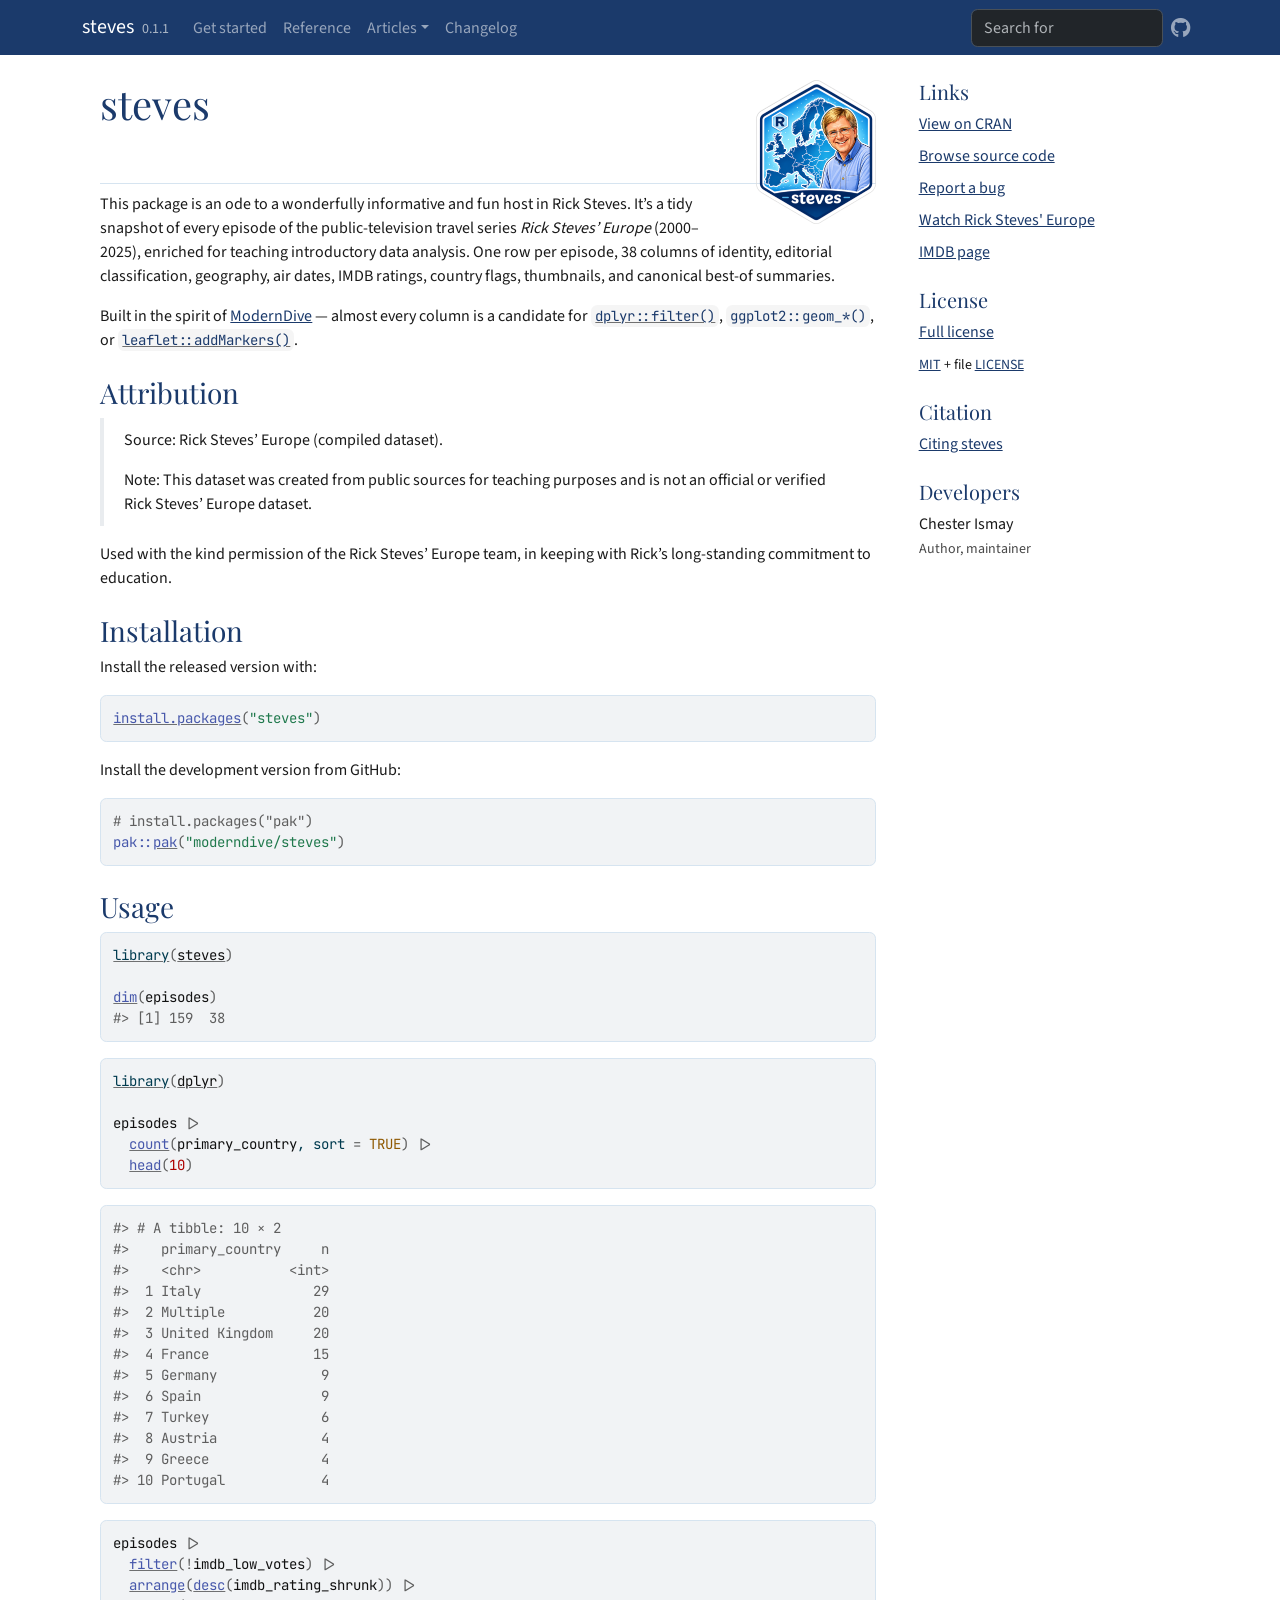
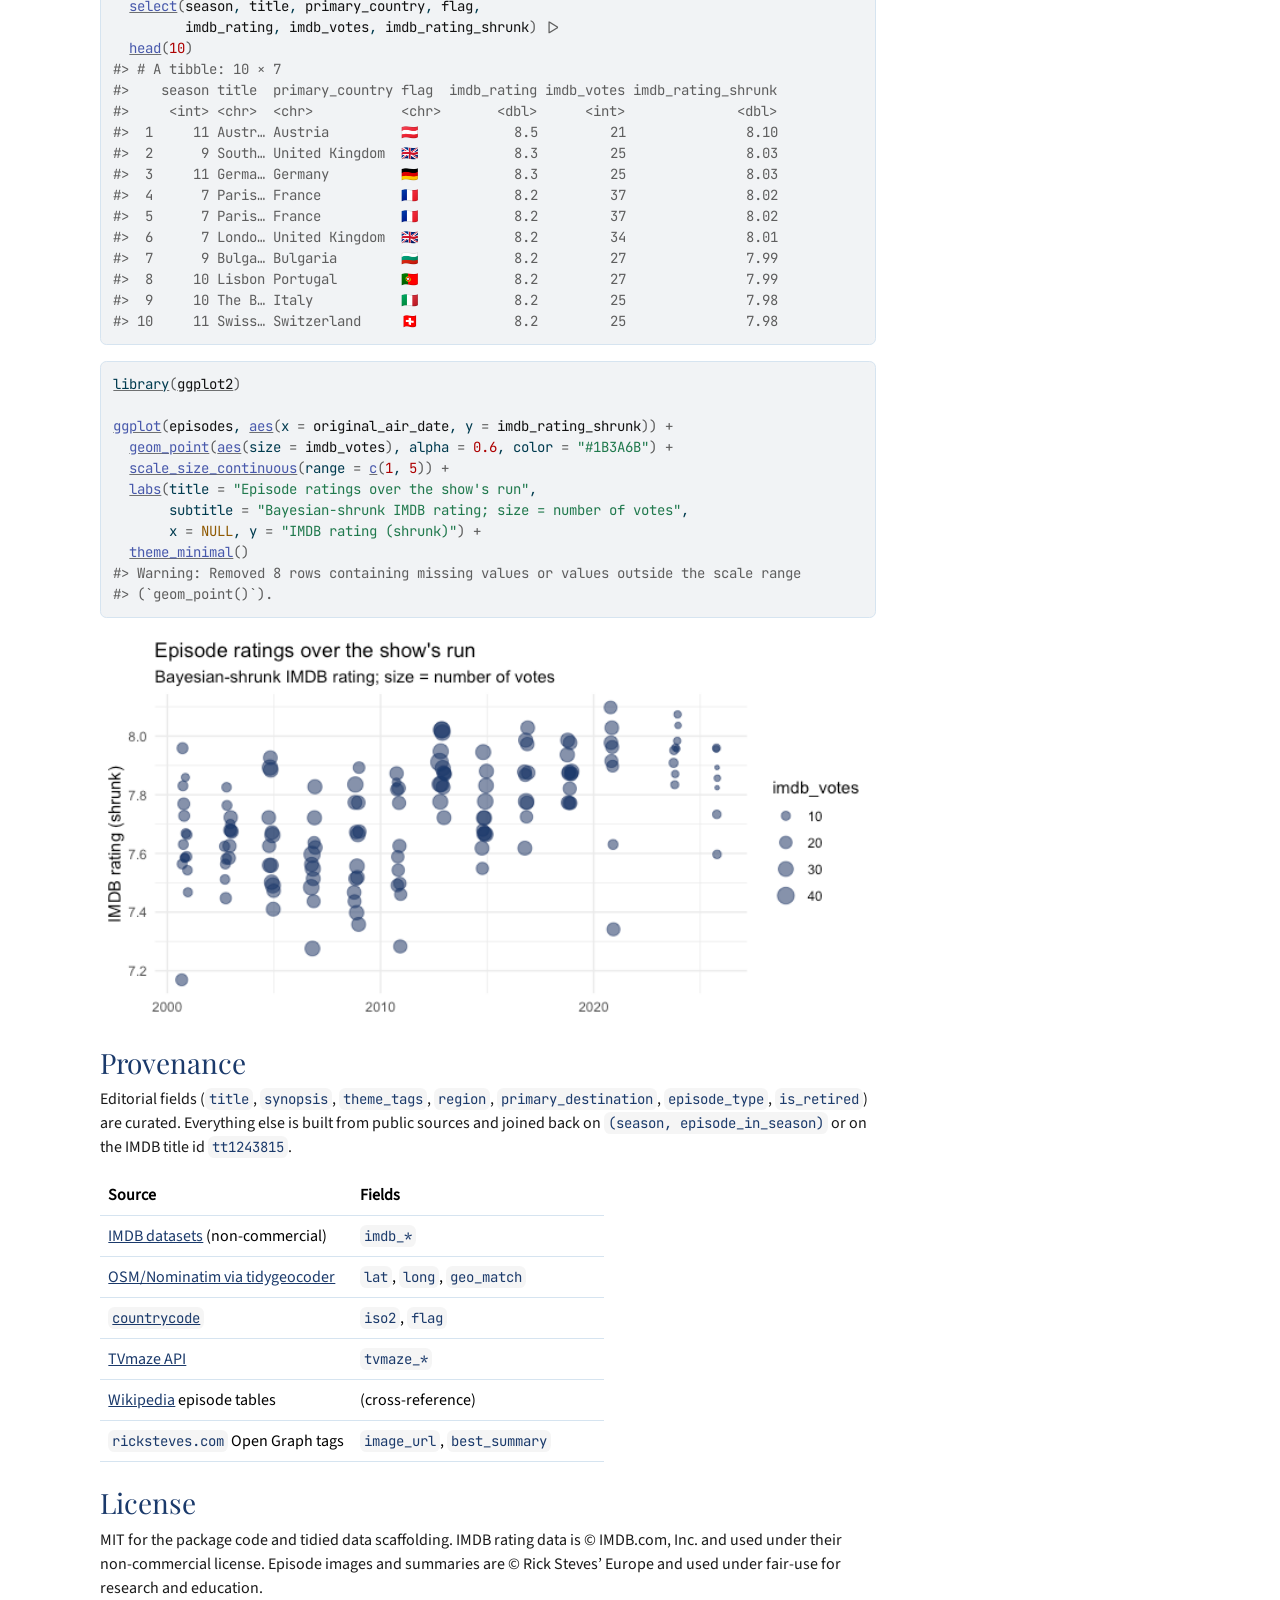
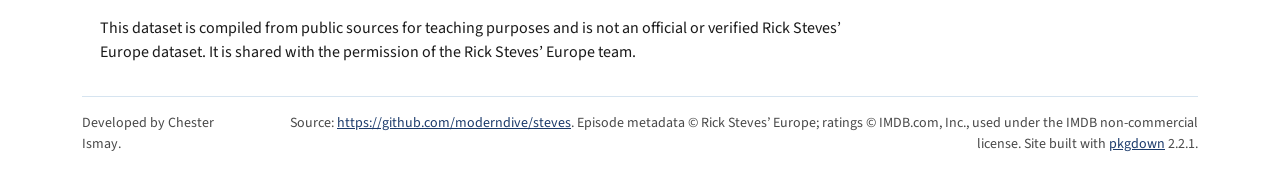
<file: index.html>
<!DOCTYPE html>
<!-- Generated by pkgdown: do not edit by hand --><html lang="en">
<head>
<meta http-equiv="Content-Type" content="text/html; charset=UTF-8">
<meta charset="utf-8">
<meta http-equiv="X-UA-Compatible" content="IE=edge">
<meta name="viewport" content="width=device-width, initial-scale=1, shrink-to-fit=no">
<title>steves — Rick Steves' Europe episodes for data analysis • steves</title>
<!-- favicons --><link rel="icon" type="image/png" sizes="96x96" href="favicon-96x96.png">
<link rel="icon" type="”image/svg+xml”" href="favicon.svg">
<link rel="apple-touch-icon" sizes="180x180" href="apple-touch-icon.png">
<link rel="icon" sizes="any" href="favicon.ico">
<link rel="manifest" href="site.webmanifest">
<script src="deps/jquery-3.6.0/jquery-3.6.0.min.js"></script><meta name="viewport" content="width=device-width, initial-scale=1, shrink-to-fit=no">
<link href="deps/bootstrap-5.3.8/bootstrap.min.css" rel="stylesheet">
<script src="deps/bootstrap-5.3.8/bootstrap.bundle.min.js"></script><link href="deps/Source_Sans_3-0.4.10/font.css" rel="stylesheet">
<link href="deps/JetBrains_Mono-0.4.10/font.css" rel="stylesheet">
<link href="deps/Playfair_Display-0.4.10/font.css" rel="stylesheet">
<link href="deps/font-awesome-6.5.2/css/all.min.css" rel="stylesheet">
<link href="deps/font-awesome-6.5.2/css/v4-shims.min.css" rel="stylesheet">
<script src="deps/headroom-0.11.0/headroom.min.js"></script><script src="deps/headroom-0.11.0/jQuery.headroom.min.js"></script><script src="deps/bootstrap-toc-1.0.1/bootstrap-toc.min.js"></script><script src="deps/clipboard.js-2.0.11/clipboard.min.js"></script><script src="deps/search-1.0.0/autocomplete.jquery.min.js"></script><script src="deps/search-1.0.0/fuse.min.js"></script><script src="deps/search-1.0.0/mark.min.js"></script><!-- pkgdown --><script src="pkgdown.js"></script><meta property="og:title" content="steves — Rick Steves' Europe episodes for data analysis">
<meta name="description" content="A tidy, lightly enriched table of every Rick Steves' Europe episode (2000-2025): IMDB ratings, geocoded destinations, country flags, thumbnails, and best-of summaries. One row per episode, ready to `dplyr::filter()`, `ggplot2::geom_*()`, and `leaflet::addMarkers()`.
">
<meta property="og:description" content="A tidy, lightly enriched table of every Rick Steves' Europe episode (2000-2025): IMDB ratings, geocoded destinations, country flags, thumbnails, and best-of summaries. One row per episode, ready to `dplyr::filter()`, `ggplot2::geom_*()`, and `leaflet::addMarkers()`.
">
<meta property="og:image" content="https://moderndive.github.io/steves/reference/figures/og-image.png">
<meta property="og:image:alt" content="steves R package — every Rick Steves' Europe episode as a tidy dataset, with the package hex sticker.">
<link rel="preconnect" href="https://fonts.googleapis.com">
<link rel="preconnect" href="https://fonts.gstatic.com" crossorigin>
</head>
<body>
    <a href="#main" class="visually-hidden-focusable">Skip to contents</a>


    <nav class="navbar navbar-expand-lg fixed-top bg-primary" data-bs-theme="dark" aria-label="Site navigation"><div class="container">

    <a class="navbar-brand me-2" href="index.html">steves</a>

    <small class="nav-text text-muted me-auto" data-bs-toggle="tooltip" data-bs-placement="bottom" title="Released version">0.1.1</small>


    <button class="navbar-toggler" type="button" data-bs-toggle="collapse" data-bs-target="#navbar" aria-controls="navbar" aria-expanded="false" aria-label="Toggle navigation">
      <span class="navbar-toggler-icon"></span>
    </button>

    <div id="navbar" class="collapse navbar-collapse ms-3">
      <ul class="navbar-nav me-auto">
<li class="nav-item"><a class="nav-link" href="articles/steves.html">Get started</a></li>
<li class="nav-item"><a class="nav-link" href="reference/index.html">Reference</a></li>
<li class="nav-item dropdown">
  <button class="nav-link dropdown-toggle" type="button" id="dropdown-articles" data-bs-toggle="dropdown" aria-expanded="false" aria-haspopup="true">Articles</button>
  <ul class="dropdown-menu" aria-labelledby="dropdown-articles">
<li><a class="dropdown-item" href="articles/mapping-the-show.html">Mapping the show</a></li>
  </ul>
</li>
<li class="nav-item"><a class="nav-link" href="news/index.html">Changelog</a></li>
      </ul>
<ul class="navbar-nav">
<li class="nav-item"><form class="form-inline" role="search">
 <input class="form-control" type="search" name="search-input" id="search-input" autocomplete="off" aria-label="Search site" placeholder="Search for" data-search-index="search.json">
</form></li>
<li class="nav-item"><a class="external-link nav-link" href="https://github.com/moderndive/steves/" aria-label="GitHub"><span class="fa fab fa-github fa-lg"></span></a></li>
      </ul>
</div>


  </div>
</nav><div class="container template-home">
<div class="row">
  <main id="main" class="col-md-9"><div class="section level1">
<div class="page-header">
<img src="logo.png" class="logo" alt=""><h1 id="steves-">steves <a class="anchor" aria-label="anchor" href="#steves-"></a>
</h1>
</div>
<!-- badges: start -->

<p>This package is an ode to a wonderfully informative and fun host in Rick Steves. It’s a tidy snapshot of every episode of the public-television travel series <em>Rick Steves’ Europe</em> (2000–2025), enriched for teaching introductory data analysis. One row per episode, 38 columns of identity, editorial classification, geography, air dates, IMDB ratings, country flags, thumbnails, and canonical best-of summaries.</p>
<p>Built in the spirit of <a href="https://moderndive.com/v2" class="external-link">ModernDive</a> — almost every column is a candidate for <code><a href="https://dplyr.tidyverse.org/reference/filter.html" class="external-link">dplyr::filter()</a></code>, <code>ggplot2::geom_*()</code>, or <code><a href="https://rstudio.github.io/leaflet/reference/map-layers.html" class="external-link">leaflet::addMarkers()</a></code>.</p>
<div class="section level2">
<h2 id="attribution">Attribution<a class="anchor" aria-label="anchor" href="#attribution"></a>
</h2>
<blockquote>
<p>Source: Rick Steves’ Europe (compiled dataset).</p>
<p>Note: This dataset was created from public sources for teaching purposes and is not an official or verified Rick Steves’ Europe dataset.</p>
</blockquote>
<p>Used with the kind permission of the Rick Steves’ Europe team, in keeping with Rick’s long-standing commitment to education.</p>
</div>
<div class="section level2">
<h2 id="installation">Installation<a class="anchor" aria-label="anchor" href="#installation"></a>
</h2>
<p>Install the released version with:</p>
<div class="sourceCode" id="cb1"><pre class="downlit sourceCode r">
<code class="sourceCode R"><span><span class="fu"><a href="https://rdrr.io/r/utils/install.packages.html" class="external-link">install.packages</a></span><span class="op">(</span><span class="st">"steves"</span><span class="op">)</span></span></code></pre></div>
<p>Install the development version from GitHub:</p>
<div class="sourceCode" id="cb2"><pre class="downlit sourceCode r">
<code class="sourceCode R"><span><span class="co"># install.packages("pak")</span></span>
<span><span class="fu">pak</span><span class="fu">::</span><span class="fu"><a href="https://pak.r-lib.org/reference/pak.html" class="external-link">pak</a></span><span class="op">(</span><span class="st">"moderndive/steves"</span><span class="op">)</span></span></code></pre></div>
</div>
<div class="section level2">
<h2 id="usage">Usage<a class="anchor" aria-label="anchor" href="#usage"></a>
</h2>
<div class="sourceCode" id="cb3"><pre class="downlit sourceCode r">
<code class="sourceCode R"><span><span class="kw"><a href="https://rdrr.io/r/base/library.html" class="external-link">library</a></span><span class="op">(</span><span class="va"><a href="https://moderndive.github.io/steves/">steves</a></span><span class="op">)</span></span>
<span></span>
<span><span class="fu"><a href="https://rdrr.io/r/base/dim.html" class="external-link">dim</a></span><span class="op">(</span><span class="va">episodes</span><span class="op">)</span></span>
<span><span class="co">#&gt; [1] 159  38</span></span></code></pre></div>
<div class="sourceCode" id="cb4"><pre class="downlit sourceCode r">
<code class="sourceCode R"><span><span class="kw"><a href="https://rdrr.io/r/base/library.html" class="external-link">library</a></span><span class="op">(</span><span class="va"><a href="https://dplyr.tidyverse.org" class="external-link">dplyr</a></span><span class="op">)</span></span>
<span></span>
<span><span class="va">episodes</span> <span class="op">|&gt;</span></span>
<span>  <span class="fu"><a href="https://dplyr.tidyverse.org/reference/count.html" class="external-link">count</a></span><span class="op">(</span><span class="va">primary_country</span>, sort <span class="op">=</span> <span class="cn">TRUE</span><span class="op">)</span> <span class="op">|&gt;</span></span>
<span>  <span class="fu"><a href="https://rdrr.io/r/utils/head.html" class="external-link">head</a></span><span class="op">(</span><span class="fl">10</span><span class="op">)</span></span></code></pre></div>
<div class="sourceCode" id="cb5"><pre class="sourceCode R"><code class="sourceCode r"><span id="cb5-1"><a href="#cb5-1" tabindex="-1"></a><span class="co">#&gt; # A tibble: 10 × 2</span></span>
<span id="cb5-2"><a href="#cb5-2" tabindex="-1"></a><span class="co">#&gt;    primary_country     n</span></span>
<span id="cb5-3"><a href="#cb5-3" tabindex="-1"></a><span class="co">#&gt;    &lt;chr&gt;           &lt;int&gt;</span></span>
<span id="cb5-4"><a href="#cb5-4" tabindex="-1"></a><span class="co">#&gt;  1 Italy              29</span></span>
<span id="cb5-5"><a href="#cb5-5" tabindex="-1"></a><span class="co">#&gt;  2 Multiple           20</span></span>
<span id="cb5-6"><a href="#cb5-6" tabindex="-1"></a><span class="co">#&gt;  3 United Kingdom     20</span></span>
<span id="cb5-7"><a href="#cb5-7" tabindex="-1"></a><span class="co">#&gt;  4 France             15</span></span>
<span id="cb5-8"><a href="#cb5-8" tabindex="-1"></a><span class="co">#&gt;  5 Germany             9</span></span>
<span id="cb5-9"><a href="#cb5-9" tabindex="-1"></a><span class="co">#&gt;  6 Spain               9</span></span>
<span id="cb5-10"><a href="#cb5-10" tabindex="-1"></a><span class="co">#&gt;  7 Turkey              6</span></span>
<span id="cb5-11"><a href="#cb5-11" tabindex="-1"></a><span class="co">#&gt;  8 Austria             4</span></span>
<span id="cb5-12"><a href="#cb5-12" tabindex="-1"></a><span class="co">#&gt;  9 Greece              4</span></span>
<span id="cb5-13"><a href="#cb5-13" tabindex="-1"></a><span class="co">#&gt; 10 Portugal            4</span></span></code></pre></div>
<div class="sourceCode" id="cb6"><pre class="downlit sourceCode r">
<code class="sourceCode R"><span><span class="va">episodes</span> <span class="op">|&gt;</span></span>
<span>  <span class="fu"><a href="https://dplyr.tidyverse.org/reference/filter.html" class="external-link">filter</a></span><span class="op">(</span><span class="op">!</span><span class="va">imdb_low_votes</span><span class="op">)</span> <span class="op">|&gt;</span></span>
<span>  <span class="fu"><a href="https://dplyr.tidyverse.org/reference/arrange.html" class="external-link">arrange</a></span><span class="op">(</span><span class="fu"><a href="https://dplyr.tidyverse.org/reference/desc.html" class="external-link">desc</a></span><span class="op">(</span><span class="va">imdb_rating_shrunk</span><span class="op">)</span><span class="op">)</span> <span class="op">|&gt;</span></span>
<span>  <span class="fu"><a href="https://dplyr.tidyverse.org/reference/select.html" class="external-link">select</a></span><span class="op">(</span><span class="va">season</span>, <span class="va">title</span>, <span class="va">primary_country</span>, <span class="va">flag</span>,</span>
<span>         <span class="va">imdb_rating</span>, <span class="va">imdb_votes</span>, <span class="va">imdb_rating_shrunk</span><span class="op">)</span> <span class="op">|&gt;</span></span>
<span>  <span class="fu"><a href="https://rdrr.io/r/utils/head.html" class="external-link">head</a></span><span class="op">(</span><span class="fl">10</span><span class="op">)</span></span>
<span><span class="co">#&gt; # A tibble: 10 × 7</span></span>
<span><span class="co">#&gt;    season title  primary_country flag  imdb_rating imdb_votes imdb_rating_shrunk</span></span>
<span><span class="co">#&gt;     &lt;int&gt; &lt;chr&gt;  &lt;chr&gt;           &lt;chr&gt;       &lt;dbl&gt;      &lt;int&gt;              &lt;dbl&gt;</span></span>
<span><span class="co">#&gt;  1     11 Austr… Austria         🇦🇹            8.5         21               8.10</span></span>
<span><span class="co">#&gt;  2      9 South… United Kingdom  🇬🇧            8.3         25               8.03</span></span>
<span><span class="co">#&gt;  3     11 Germa… Germany         🇩🇪            8.3         25               8.03</span></span>
<span><span class="co">#&gt;  4      7 Paris… France          🇫🇷            8.2         37               8.02</span></span>
<span><span class="co">#&gt;  5      7 Paris… France          🇫🇷            8.2         37               8.02</span></span>
<span><span class="co">#&gt;  6      7 Londo… United Kingdom  🇬🇧            8.2         34               8.01</span></span>
<span><span class="co">#&gt;  7      9 Bulga… Bulgaria        🇧🇬            8.2         27               7.99</span></span>
<span><span class="co">#&gt;  8     10 Lisbon Portugal        🇵🇹            8.2         27               7.99</span></span>
<span><span class="co">#&gt;  9     10 The B… Italy           🇮🇹            8.2         25               7.98</span></span>
<span><span class="co">#&gt; 10     11 Swiss… Switzerland     🇨🇭            8.2         25               7.98</span></span></code></pre></div>
<div class="sourceCode" id="cb7"><pre class="downlit sourceCode r">
<code class="sourceCode R"><span><span class="kw"><a href="https://rdrr.io/r/base/library.html" class="external-link">library</a></span><span class="op">(</span><span class="va"><a href="https://ggplot2.tidyverse.org" class="external-link">ggplot2</a></span><span class="op">)</span></span>
<span></span>
<span><span class="fu"><a href="https://ggplot2.tidyverse.org/reference/ggplot.html" class="external-link">ggplot</a></span><span class="op">(</span><span class="va">episodes</span>, <span class="fu"><a href="https://ggplot2.tidyverse.org/reference/aes.html" class="external-link">aes</a></span><span class="op">(</span>x <span class="op">=</span> <span class="va">original_air_date</span>, y <span class="op">=</span> <span class="va">imdb_rating_shrunk</span><span class="op">)</span><span class="op">)</span> <span class="op">+</span></span>
<span>  <span class="fu"><a href="https://ggplot2.tidyverse.org/reference/geom_point.html" class="external-link">geom_point</a></span><span class="op">(</span><span class="fu"><a href="https://ggplot2.tidyverse.org/reference/aes.html" class="external-link">aes</a></span><span class="op">(</span>size <span class="op">=</span> <span class="va">imdb_votes</span><span class="op">)</span>, alpha <span class="op">=</span> <span class="fl">0.6</span>, color <span class="op">=</span> <span class="st">"#1B3A6B"</span><span class="op">)</span> <span class="op">+</span></span>
<span>  <span class="fu"><a href="https://ggplot2.tidyverse.org/reference/scale_size.html" class="external-link">scale_size_continuous</a></span><span class="op">(</span>range <span class="op">=</span> <span class="fu"><a href="https://rdrr.io/r/base/c.html" class="external-link">c</a></span><span class="op">(</span><span class="fl">1</span>, <span class="fl">5</span><span class="op">)</span><span class="op">)</span> <span class="op">+</span></span>
<span>  <span class="fu"><a href="https://ggplot2.tidyverse.org/reference/labs.html" class="external-link">labs</a></span><span class="op">(</span>title <span class="op">=</span> <span class="st">"Episode ratings over the show's run"</span>,</span>
<span>       subtitle <span class="op">=</span> <span class="st">"Bayesian-shrunk IMDB rating; size = number of votes"</span>,</span>
<span>       x <span class="op">=</span> <span class="cn">NULL</span>, y <span class="op">=</span> <span class="st">"IMDB rating (shrunk)"</span><span class="op">)</span> <span class="op">+</span></span>
<span>  <span class="fu"><a href="https://ggplot2.tidyverse.org/reference/ggtheme.html" class="external-link">theme_minimal</a></span><span class="op">(</span><span class="op">)</span></span>
<span><span class="co">#&gt; Warning: Removed 8 rows containing missing values or values outside the scale range</span></span>
<span><span class="co">#&gt; (`geom_point()`).</span></span></code></pre></div>
<p><img src="reference/figures/README-ggplot-1.png" alt="Scatter plot of Bayesian-shrunk IMDB ratings against original air date for every Rick Steves' Europe episode, point size proportional to vote count." width="100%"></p>
</div>
<div class="section level2">
<h2 id="provenance">Provenance<a class="anchor" aria-label="anchor" href="#provenance"></a>
</h2>
<p>Editorial fields (<code>title</code>, <code>synopsis</code>, <code>theme_tags</code>, <code>region</code>, <code>primary_destination</code>, <code>episode_type</code>, <code>is_retired</code>) are curated. Everything else is built from public sources and joined back on <code>(season, episode_in_season)</code> or on the IMDB title id <code>tt1243815</code>.</p>
<table class="table">
<colgroup>
<col width="50%">
<col width="50%">
</colgroup>
<thead><tr>
<th>Source</th>
<th>Fields</th>
</tr></thead>
<tbody>
<tr>
<td>
<a href="https://datasets.imdbws.com/" class="external-link">IMDB datasets</a> (non-commercial)</td>
<td><code>imdb_*</code></td>
</tr>
<tr>
<td><a href="https://CRAN.R-project.org/package=tidygeocoder" class="external-link">OSM/Nominatim via tidygeocoder</a></td>
<td>
<code>lat</code>, <code>long</code>, <code>geo_match</code>
</td>
</tr>
<tr>
<td><a href="https://CRAN.R-project.org/package=countrycode" class="external-link"><code>countrycode</code></a></td>
<td>
<code>iso2</code>, <code>flag</code>
</td>
</tr>
<tr>
<td><a href="https://api.tvmaze.com/shows/9872" class="external-link">TVmaze API</a></td>
<td><code>tvmaze_*</code></td>
</tr>
<tr>
<td>
<a href="https://en.wikipedia.org/wiki/Rick_Steves%27_Europe" class="external-link">Wikipedia</a> episode tables</td>
<td>(cross-reference)</td>
</tr>
<tr>
<td>
<code>ricksteves.com</code> Open Graph tags</td>
<td>
<code>image_url</code>, <code>best_summary</code>
</td>
</tr>
</tbody>
</table>
</div>
<div class="section level2">
<h2 id="license">License<a class="anchor" aria-label="anchor" href="#license"></a>
</h2>
<p>MIT for the package code and tidied data scaffolding. IMDB rating data is © IMDB.com, Inc. and used under their non-commercial license. Episode images and summaries are © Rick Steves’ Europe and used under fair-use for research and education.</p>
<p>This dataset is compiled from public sources for teaching purposes and is not an official or verified Rick Steves’ Europe dataset. It is shared with the permission of the Rick Steves’ Europe team.</p>
</div>
</div>
  </main><aside class="col-md-3"><div class="links">
<h2 data-toc-skip>Links</h2>
<ul class="list-unstyled">
<li><a href="https://cloud.r-project.org/package=steves" class="external-link">View on CRAN</a></li>
<li><a href="https://github.com/moderndive/steves/" class="external-link">Browse source code</a></li>
<li><a href="https://github.com/moderndive/steves/issues" class="external-link">Report a bug</a></li>
<li><a href="https://www.ricksteves.com/watch-read-listen/video/tv-show" class="external-link">Watch Rick Steves' Europe</a></li>
<li><a href="https://www.imdb.com/title/tt1243815/" class="external-link">IMDB page</a></li>
</ul>
</div>

<div class="license">
<h2 data-toc-skip>License</h2>
<ul class="list-unstyled">
<li><a href="LICENSE.html">Full license</a></li>
<li><small><a href="https://opensource.org/licenses/mit-license.php" class="external-link">MIT</a> + file <a href="LICENSE-text.html">LICENSE</a></small></li>
</ul>
</div>


<div class="citation">
<h2 data-toc-skip>Citation</h2>
<ul class="list-unstyled">
<li><a href="authors.html#citation">Citing steves</a></li>
</ul>
</div>

<div class="developers">
<h2 data-toc-skip>Developers</h2>
<ul class="list-unstyled">
<li>Chester Ismay <br><small class="roles"> Author, maintainer </small>   </li>
</ul>
</div>



  </aside>
</div>


    <footer><div class="pkgdown-footer-left">
  <p>Developed by Chester Ismay.</p>
</div>

<div class="pkgdown-footer-right">
  <p>Source: <a href="https://github.com/moderndive/steves" class="external-link uri">https://github.com/moderndive/steves</a>. Episode metadata © Rick Steves’ Europe; ratings © IMDB.com, Inc., used under the IMDB non-commercial license. Site built with <a href="https://pkgdown.r-lib.org/" class="external-link">pkgdown</a> 2.2.1.</p>
</div>

    </footer>
</div>





  </body>
</html>
</file>
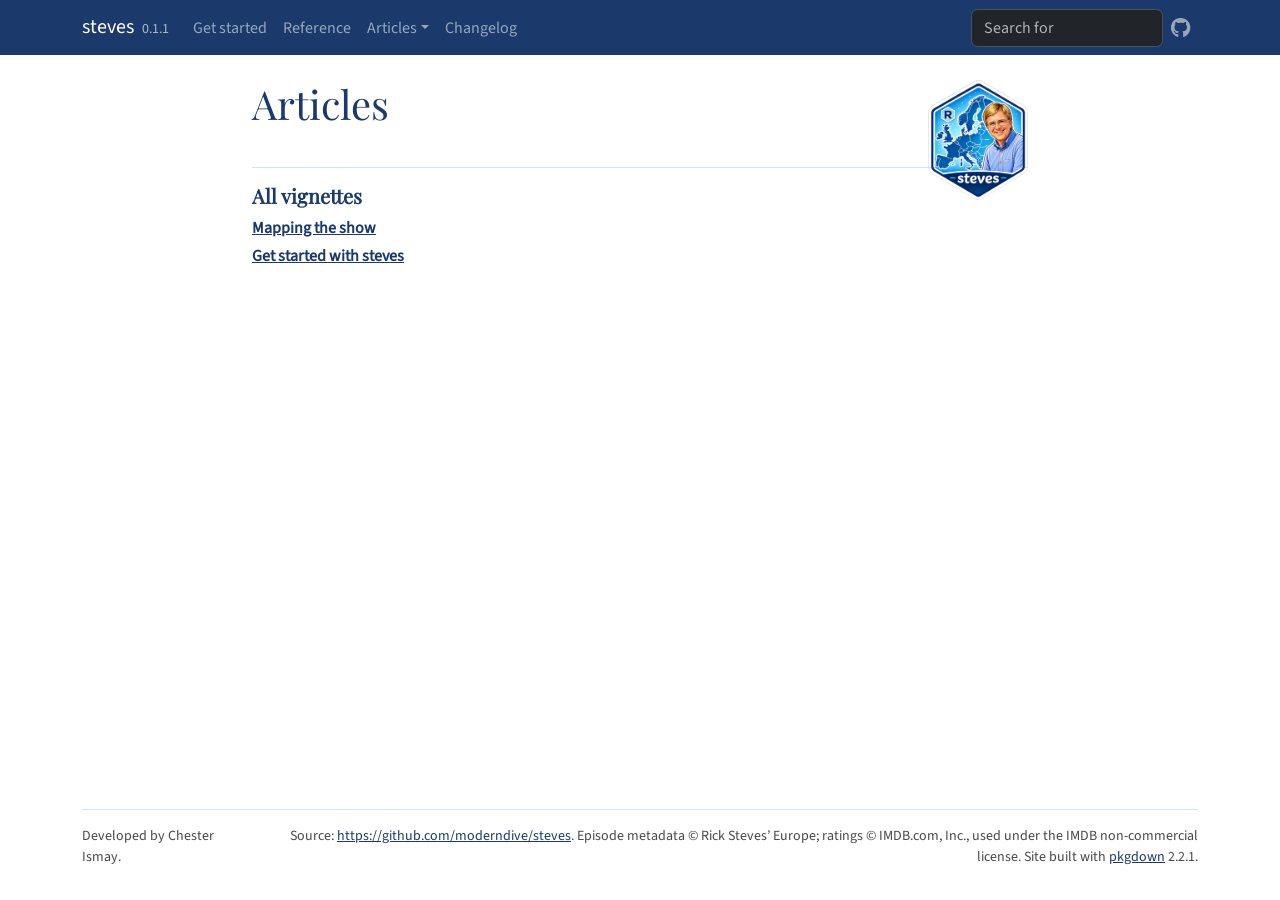
<file: articles/index.html>
<!DOCTYPE html>
<!-- Generated by pkgdown: do not edit by hand --><html lang="en"><head><meta http-equiv="Content-Type" content="text/html; charset=UTF-8"><meta charset="utf-8"><meta http-equiv="X-UA-Compatible" content="IE=edge"><meta name="viewport" content="width=device-width, initial-scale=1, shrink-to-fit=no"><title>Articles • steves</title><!-- favicons --><link rel="icon" type="image/png" sizes="96x96" href="../favicon-96x96.png"><link rel="icon" type="”image/svg+xml”" href="../favicon.svg"><link rel="apple-touch-icon" sizes="180x180" href="../apple-touch-icon.png"><link rel="icon" sizes="any" href="../favicon.ico"><link rel="manifest" href="../site.webmanifest"><script src="../deps/jquery-3.6.0/jquery-3.6.0.min.js"></script><meta name="viewport" content="width=device-width, initial-scale=1, shrink-to-fit=no"><link href="../deps/bootstrap-5.3.8/bootstrap.min.css" rel="stylesheet"><script src="../deps/bootstrap-5.3.8/bootstrap.bundle.min.js"></script><link href="../deps/Source_Sans_3-0.4.10/font.css" rel="stylesheet"><link href="../deps/JetBrains_Mono-0.4.10/font.css" rel="stylesheet"><link href="../deps/Playfair_Display-0.4.10/font.css" rel="stylesheet"><link href="../deps/font-awesome-6.5.2/css/all.min.css" rel="stylesheet"><link href="../deps/font-awesome-6.5.2/css/v4-shims.min.css" rel="stylesheet"><script src="../deps/headroom-0.11.0/headroom.min.js"></script><script src="../deps/headroom-0.11.0/jQuery.headroom.min.js"></script><script src="../deps/bootstrap-toc-1.0.1/bootstrap-toc.min.js"></script><script src="../deps/clipboard.js-2.0.11/clipboard.min.js"></script><script src="../deps/search-1.0.0/autocomplete.jquery.min.js"></script><script src="../deps/search-1.0.0/fuse.min.js"></script><script src="../deps/search-1.0.0/mark.min.js"></script><!-- pkgdown --><script src="../pkgdown.js"></script><meta property="og:title" content="Articles"><meta property="og:image" content="https://moderndive.github.io/steves/reference/figures/og-image.png"><meta property="og:image:alt" content="steves R package — every Rick Steves' Europe episode as a tidy dataset, with the package hex sticker."><link rel="preconnect" href="https://fonts.googleapis.com"><link rel="preconnect" href="https://fonts.gstatic.com" crossorigin></head><body>
    <a href="#main" class="visually-hidden-focusable">Skip to contents</a>


    <nav class="navbar navbar-expand-lg fixed-top bg-primary" data-bs-theme="dark" aria-label="Site navigation"><div class="container">

    <a class="navbar-brand me-2" href="../index.html">steves</a>

    <small class="nav-text text-muted me-auto" data-bs-toggle="tooltip" data-bs-placement="bottom" title="Released version">0.1.1</small>


    <button class="navbar-toggler" type="button" data-bs-toggle="collapse" data-bs-target="#navbar" aria-controls="navbar" aria-expanded="false" aria-label="Toggle navigation">
      <span class="navbar-toggler-icon"></span>
    </button>

    <div id="navbar" class="collapse navbar-collapse ms-3">
      <ul class="navbar-nav me-auto"><li class="nav-item"><a class="nav-link" href="../articles/steves.html">Get started</a></li>
<li class="nav-item"><a class="nav-link" href="../reference/index.html">Reference</a></li>
<li class="nav-item dropdown">
  <button class="nav-link dropdown-toggle" type="button" id="dropdown-articles" data-bs-toggle="dropdown" aria-expanded="false" aria-haspopup="true">Articles</button>
  <ul class="dropdown-menu" aria-labelledby="dropdown-articles"><li><a class="dropdown-item" href="../articles/mapping-the-show.html">Mapping the show</a></li>
  </ul></li>
<li class="nav-item"><a class="nav-link" href="../news/index.html">Changelog</a></li>
      </ul><ul class="navbar-nav"><li class="nav-item"><form class="form-inline" role="search">
 <input class="form-control" type="search" name="search-input" id="search-input" autocomplete="off" aria-label="Search site" placeholder="Search for" data-search-index="../search.json"></form></li>
<li class="nav-item"><a class="external-link nav-link" href="https://github.com/moderndive/steves/" aria-label="GitHub"><span class="fa fab fa-github fa-lg"></span></a></li>
      </ul></div>


  </div>
</nav><div class="container template-article-index">
<div class="row">
  <main id="main" class="col-md-9"><div class="page-header">
      <img src="../logo.png" class="logo" alt=""><h1>Articles</h1>
    </div>

    <div class="section ">
      <h3>All vignettes</h3>
      <div class="section-desc"></div>

      <dl><dt><a href="mapping-the-show.html">Mapping the show</a></dt>
        <dd>
        </dd><dt><a href="steves.html">Get started with steves</a></dt>
        <dd>
      </dd></dl></div>
  </main></div>


    <footer><div class="pkgdown-footer-left">
  <p>Developed by Chester Ismay.</p>
</div>

<div class="pkgdown-footer-right">
  <p>Source: <a href="https://github.com/moderndive/steves" class="external-link uri">https://github.com/moderndive/steves</a>. Episode metadata © Rick Steves’ Europe; ratings © IMDB.com, Inc., used under the IMDB non-commercial license. Site built with <a href="https://pkgdown.r-lib.org/" class="external-link">pkgdown</a> 2.2.1.</p>
</div>

    </footer></div>





  </body></html>
</file>
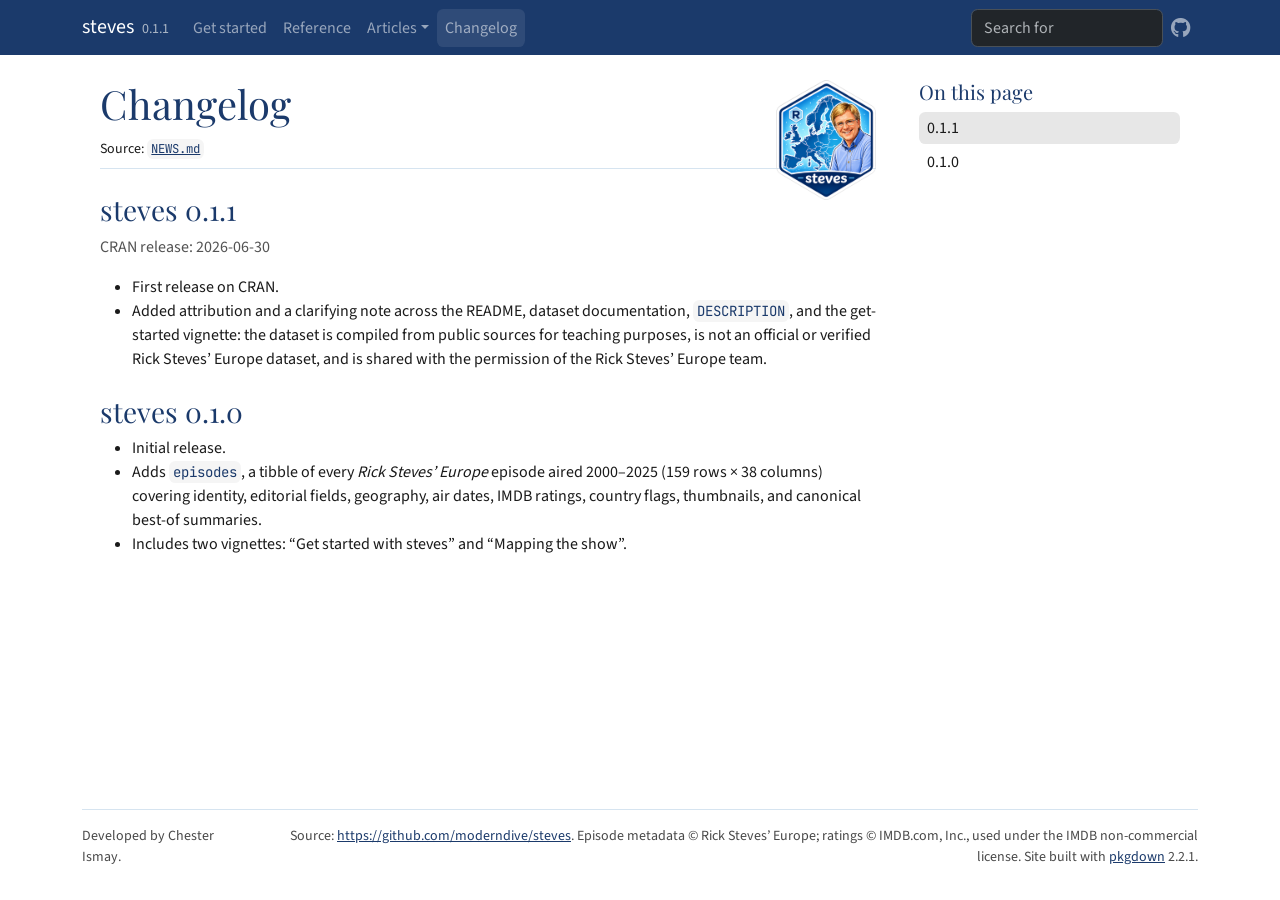
<file: news/index.html>
<!DOCTYPE html>
<!-- Generated by pkgdown: do not edit by hand --><html lang="en"><head><meta http-equiv="Content-Type" content="text/html; charset=UTF-8"><meta charset="utf-8"><meta http-equiv="X-UA-Compatible" content="IE=edge"><meta name="viewport" content="width=device-width, initial-scale=1, shrink-to-fit=no"><title>Changelog • steves</title><!-- favicons --><link rel="icon" type="image/png" sizes="96x96" href="../favicon-96x96.png"><link rel="icon" type="”image/svg+xml”" href="../favicon.svg"><link rel="apple-touch-icon" sizes="180x180" href="../apple-touch-icon.png"><link rel="icon" sizes="any" href="../favicon.ico"><link rel="manifest" href="../site.webmanifest"><script src="../deps/jquery-3.6.0/jquery-3.6.0.min.js"></script><meta name="viewport" content="width=device-width, initial-scale=1, shrink-to-fit=no"><link href="../deps/bootstrap-5.3.8/bootstrap.min.css" rel="stylesheet"><script src="../deps/bootstrap-5.3.8/bootstrap.bundle.min.js"></script><link href="../deps/Source_Sans_3-0.4.10/font.css" rel="stylesheet"><link href="../deps/JetBrains_Mono-0.4.10/font.css" rel="stylesheet"><link href="../deps/Playfair_Display-0.4.10/font.css" rel="stylesheet"><link href="../deps/font-awesome-6.5.2/css/all.min.css" rel="stylesheet"><link href="../deps/font-awesome-6.5.2/css/v4-shims.min.css" rel="stylesheet"><script src="../deps/headroom-0.11.0/headroom.min.js"></script><script src="../deps/headroom-0.11.0/jQuery.headroom.min.js"></script><script src="../deps/bootstrap-toc-1.0.1/bootstrap-toc.min.js"></script><script src="../deps/clipboard.js-2.0.11/clipboard.min.js"></script><script src="../deps/search-1.0.0/autocomplete.jquery.min.js"></script><script src="../deps/search-1.0.0/fuse.min.js"></script><script src="../deps/search-1.0.0/mark.min.js"></script><!-- pkgdown --><script src="../pkgdown.js"></script><meta property="og:title" content="Changelog"><meta property="og:image" content="https://moderndive.github.io/steves/reference/figures/og-image.png"><meta property="og:image:alt" content="steves R package — every Rick Steves' Europe episode as a tidy dataset, with the package hex sticker."><link rel="preconnect" href="https://fonts.googleapis.com"><link rel="preconnect" href="https://fonts.gstatic.com" crossorigin></head><body>
    <a href="#main" class="visually-hidden-focusable">Skip to contents</a>


    <nav class="navbar navbar-expand-lg fixed-top bg-primary" data-bs-theme="dark" aria-label="Site navigation"><div class="container">

    <a class="navbar-brand me-2" href="../index.html">steves</a>

    <small class="nav-text text-muted me-auto" data-bs-toggle="tooltip" data-bs-placement="bottom" title="Released version">0.1.1</small>


    <button class="navbar-toggler" type="button" data-bs-toggle="collapse" data-bs-target="#navbar" aria-controls="navbar" aria-expanded="false" aria-label="Toggle navigation">
      <span class="navbar-toggler-icon"></span>
    </button>

    <div id="navbar" class="collapse navbar-collapse ms-3">
      <ul class="navbar-nav me-auto"><li class="nav-item"><a class="nav-link" href="../articles/steves.html">Get started</a></li>
<li class="nav-item"><a class="nav-link" href="../reference/index.html">Reference</a></li>
<li class="nav-item dropdown">
  <button class="nav-link dropdown-toggle" type="button" id="dropdown-articles" data-bs-toggle="dropdown" aria-expanded="false" aria-haspopup="true">Articles</button>
  <ul class="dropdown-menu" aria-labelledby="dropdown-articles"><li><a class="dropdown-item" href="../articles/mapping-the-show.html">Mapping the show</a></li>
  </ul></li>
<li class="active nav-item"><a class="nav-link" href="../news/index.html">Changelog</a></li>
      </ul><ul class="navbar-nav"><li class="nav-item"><form class="form-inline" role="search">
 <input class="form-control" type="search" name="search-input" id="search-input" autocomplete="off" aria-label="Search site" placeholder="Search for" data-search-index="../search.json"></form></li>
<li class="nav-item"><a class="external-link nav-link" href="https://github.com/moderndive/steves/" aria-label="GitHub"><span class="fa fab fa-github fa-lg"></span></a></li>
      </ul></div>


  </div>
</nav><div class="container template-news">
<div class="row">
  <main id="main" class="col-md-9"><div class="page-header">
      <img src="../logo.png" class="logo" alt=""><h1>Changelog</h1>
      <small>Source: <a href="https://github.com/moderndive/steves/blob/main/NEWS.md" class="external-link"><code>NEWS.md</code></a></small>
    </div>

    <div class="section level2">
<h2 class="pkg-version" data-toc-text="0.1.1" id="steves-011">steves 0.1.1<a class="anchor" aria-label="anchor" href="#steves-011"></a></h2><p class="text-muted">CRAN release: 2026-06-30</p>
<ul><li>First release on CRAN.</li>
<li>Added attribution and a clarifying note across the README, dataset documentation, <code>DESCRIPTION</code>, and the get-started vignette: the dataset is compiled from public sources for teaching purposes, is not an official or verified Rick Steves’ Europe dataset, and is shared with the permission of the Rick Steves’ Europe team.</li>
</ul></div>
    <div class="section level2">
<h2 class="pkg-version" data-toc-text="0.1.0" id="steves-010">steves 0.1.0<a class="anchor" aria-label="anchor" href="#steves-010"></a></h2>
<ul><li>Initial release.</li>
<li>Adds <code>episodes</code>, a tibble of every <em>Rick Steves’ Europe</em> episode aired 2000–2025 (159 rows × 38 columns) covering identity, editorial fields, geography, air dates, IMDB ratings, country flags, thumbnails, and canonical best-of summaries.</li>
<li>Includes two vignettes: “Get started with steves” and “Mapping the show”.</li>
</ul></div>
  </main><aside class="col-md-3"><nav id="toc" aria-label="Table of contents"><h2>On this page</h2>
    </nav></aside></div>


    <footer><div class="pkgdown-footer-left">
  <p>Developed by Chester Ismay.</p>
</div>

<div class="pkgdown-footer-right">
  <p>Source: <a href="https://github.com/moderndive/steves" class="external-link uri">https://github.com/moderndive/steves</a>. Episode metadata © Rick Steves’ Europe; ratings © IMDB.com, Inc., used under the IMDB non-commercial license. Site built with <a href="https://pkgdown.r-lib.org/" class="external-link">pkgdown</a> 2.2.1.</p>
</div>

    </footer></div>





  </body></html>
</file>
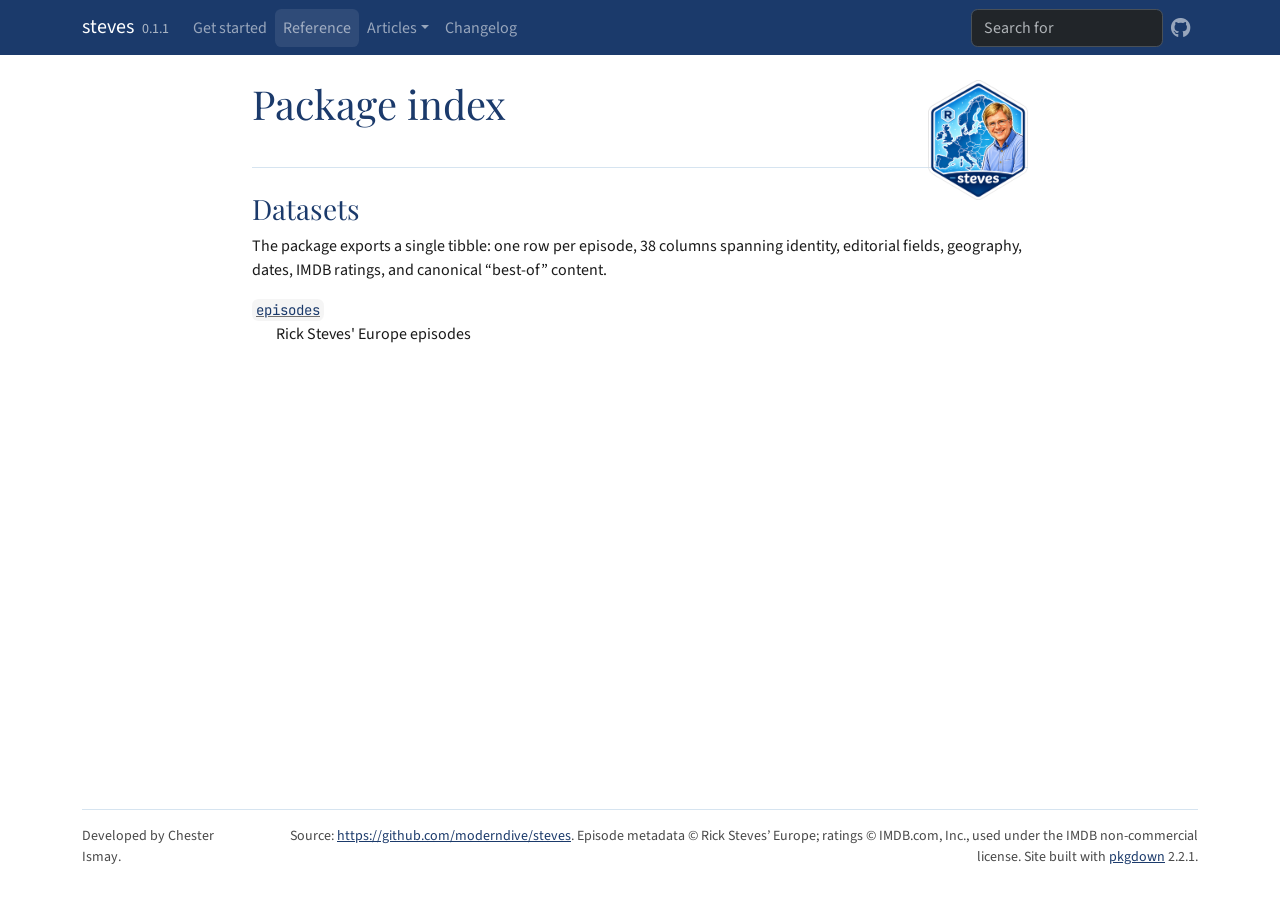
<file: reference/index.html>
<!DOCTYPE html>
<!-- Generated by pkgdown: do not edit by hand --><html lang="en"><head><meta http-equiv="Content-Type" content="text/html; charset=UTF-8"><meta charset="utf-8"><meta http-equiv="X-UA-Compatible" content="IE=edge"><meta name="viewport" content="width=device-width, initial-scale=1, shrink-to-fit=no"><title>Package index • steves</title><!-- favicons --><link rel="icon" type="image/png" sizes="96x96" href="../favicon-96x96.png"><link rel="icon" type="”image/svg+xml”" href="../favicon.svg"><link rel="apple-touch-icon" sizes="180x180" href="../apple-touch-icon.png"><link rel="icon" sizes="any" href="../favicon.ico"><link rel="manifest" href="../site.webmanifest"><script src="../deps/jquery-3.6.0/jquery-3.6.0.min.js"></script><meta name="viewport" content="width=device-width, initial-scale=1, shrink-to-fit=no"><link href="../deps/bootstrap-5.3.8/bootstrap.min.css" rel="stylesheet"><script src="../deps/bootstrap-5.3.8/bootstrap.bundle.min.js"></script><link href="../deps/Source_Sans_3-0.4.10/font.css" rel="stylesheet"><link href="../deps/JetBrains_Mono-0.4.10/font.css" rel="stylesheet"><link href="../deps/Playfair_Display-0.4.10/font.css" rel="stylesheet"><link href="../deps/font-awesome-6.5.2/css/all.min.css" rel="stylesheet"><link href="../deps/font-awesome-6.5.2/css/v4-shims.min.css" rel="stylesheet"><script src="../deps/headroom-0.11.0/headroom.min.js"></script><script src="../deps/headroom-0.11.0/jQuery.headroom.min.js"></script><script src="../deps/bootstrap-toc-1.0.1/bootstrap-toc.min.js"></script><script src="../deps/clipboard.js-2.0.11/clipboard.min.js"></script><script src="../deps/search-1.0.0/autocomplete.jquery.min.js"></script><script src="../deps/search-1.0.0/fuse.min.js"></script><script src="../deps/search-1.0.0/mark.min.js"></script><!-- pkgdown --><script src="../pkgdown.js"></script><meta property="og:title" content="Package index"><meta property="og:image" content="https://moderndive.github.io/steves/reference/figures/og-image.png"><meta property="og:image:alt" content="steves R package — every Rick Steves' Europe episode as a tidy dataset, with the package hex sticker."><link rel="preconnect" href="https://fonts.googleapis.com"><link rel="preconnect" href="https://fonts.gstatic.com" crossorigin></head><body>
    <a href="#main" class="visually-hidden-focusable">Skip to contents</a>


    <nav class="navbar navbar-expand-lg fixed-top bg-primary" data-bs-theme="dark" aria-label="Site navigation"><div class="container">

    <a class="navbar-brand me-2" href="../index.html">steves</a>

    <small class="nav-text text-muted me-auto" data-bs-toggle="tooltip" data-bs-placement="bottom" title="Released version">0.1.1</small>


    <button class="navbar-toggler" type="button" data-bs-toggle="collapse" data-bs-target="#navbar" aria-controls="navbar" aria-expanded="false" aria-label="Toggle navigation">
      <span class="navbar-toggler-icon"></span>
    </button>

    <div id="navbar" class="collapse navbar-collapse ms-3">
      <ul class="navbar-nav me-auto"><li class="nav-item"><a class="nav-link" href="../articles/steves.html">Get started</a></li>
<li class="active nav-item"><a class="nav-link" href="../reference/index.html">Reference</a></li>
<li class="nav-item dropdown">
  <button class="nav-link dropdown-toggle" type="button" id="dropdown-articles" data-bs-toggle="dropdown" aria-expanded="false" aria-haspopup="true">Articles</button>
  <ul class="dropdown-menu" aria-labelledby="dropdown-articles"><li><a class="dropdown-item" href="../articles/mapping-the-show.html">Mapping the show</a></li>
  </ul></li>
<li class="nav-item"><a class="nav-link" href="../news/index.html">Changelog</a></li>
      </ul><ul class="navbar-nav"><li class="nav-item"><form class="form-inline" role="search">
 <input class="form-control" type="search" name="search-input" id="search-input" autocomplete="off" aria-label="Search site" placeholder="Search for" data-search-index="../search.json"></form></li>
<li class="nav-item"><a class="external-link nav-link" href="https://github.com/moderndive/steves/" aria-label="GitHub"><span class="fa fab fa-github fa-lg"></span></a></li>
      </ul></div>


  </div>
</nav><div class="container template-reference-index">
<div class="row">
  <main id="main" class="col-md-9"><div class="page-header">
      <img src="../logo.png" class="logo" alt=""><h1>Package index</h1>
    </div>

    <div class="section level2">
      <h2 id="datasets">Datasets<a class="anchor" aria-label="anchor" href="#datasets"></a></h2>

      <div class="section-desc"><p>The package exports a single tibble: one row per episode, 38 columns spanning identity, editorial fields, geography, dates, IMDB ratings, and canonical “best-of” content.</p></div>

      <dl></dl></div><div class="section level2">




      <dl><dt>

          <code><a href="episodes.html">episodes</a></code>

        </dt>
        <dd>Rick Steves' Europe episodes</dd>
      </dl></div>
  </main></div>


    <footer><div class="pkgdown-footer-left">
  <p>Developed by Chester Ismay.</p>
</div>

<div class="pkgdown-footer-right">
  <p>Source: <a href="https://github.com/moderndive/steves" class="external-link uri">https://github.com/moderndive/steves</a>. Episode metadata © Rick Steves’ Europe; ratings © IMDB.com, Inc., used under the IMDB non-commercial license. Site built with <a href="https://pkgdown.r-lib.org/" class="external-link">pkgdown</a> 2.2.1.</p>
</div>

    </footer></div>





  </body></html>
</file>
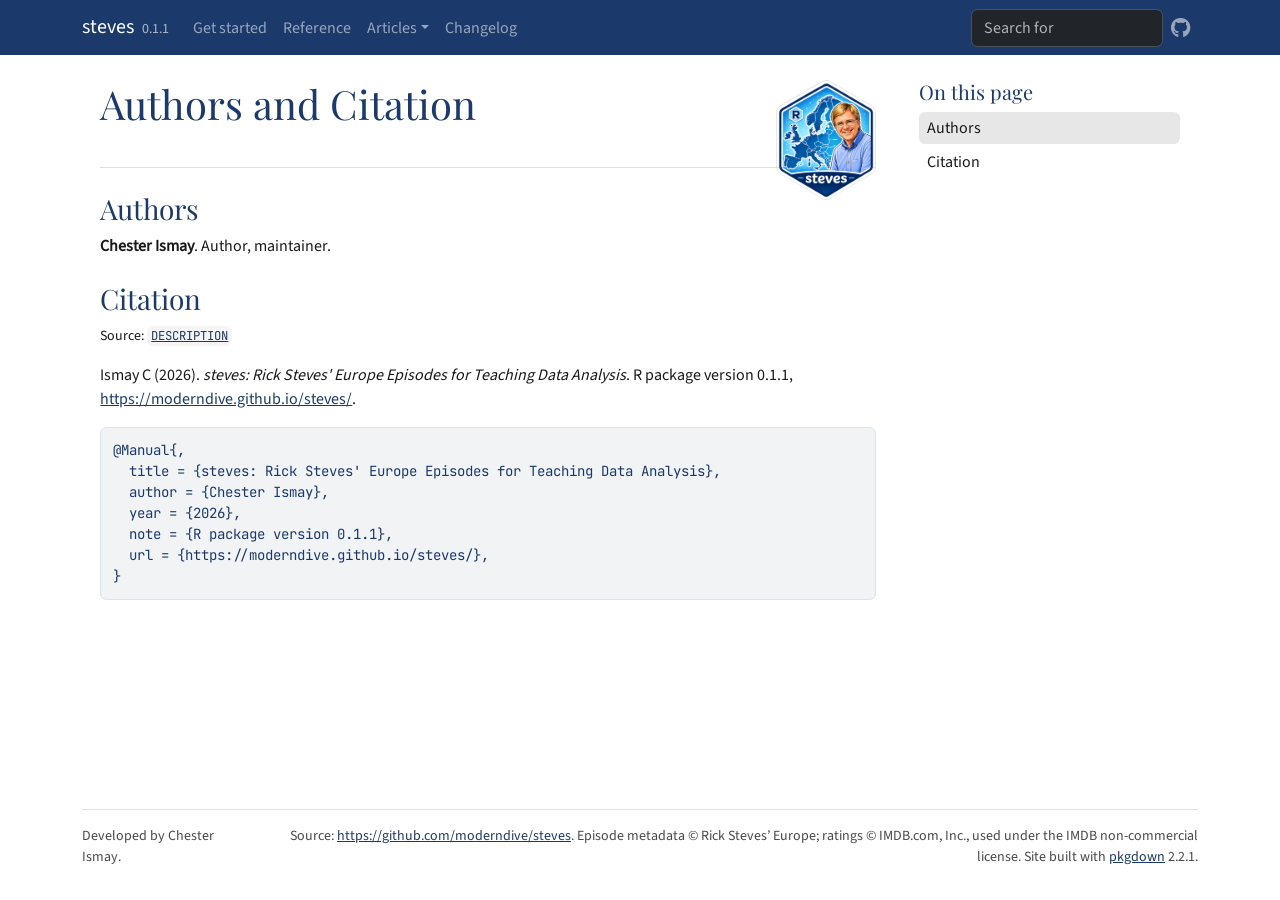
<file: authors.html>
<!DOCTYPE html>
<!-- Generated by pkgdown: do not edit by hand --><html lang="en"><head><meta http-equiv="Content-Type" content="text/html; charset=UTF-8"><meta charset="utf-8"><meta http-equiv="X-UA-Compatible" content="IE=edge"><meta name="viewport" content="width=device-width, initial-scale=1, shrink-to-fit=no"><title>Authors and Citation • steves</title><!-- favicons --><link rel="icon" type="image/png" sizes="96x96" href="favicon-96x96.png"><link rel="icon" type="”image/svg+xml”" href="favicon.svg"><link rel="apple-touch-icon" sizes="180x180" href="apple-touch-icon.png"><link rel="icon" sizes="any" href="favicon.ico"><link rel="manifest" href="site.webmanifest"><script src="deps/jquery-3.6.0/jquery-3.6.0.min.js"></script><meta name="viewport" content="width=device-width, initial-scale=1, shrink-to-fit=no"><link href="deps/bootstrap-5.3.8/bootstrap.min.css" rel="stylesheet"><script src="deps/bootstrap-5.3.8/bootstrap.bundle.min.js"></script><link href="deps/Source_Sans_3-0.4.10/font.css" rel="stylesheet"><link href="deps/JetBrains_Mono-0.4.10/font.css" rel="stylesheet"><link href="deps/Playfair_Display-0.4.10/font.css" rel="stylesheet"><link href="deps/font-awesome-6.5.2/css/all.min.css" rel="stylesheet"><link href="deps/font-awesome-6.5.2/css/v4-shims.min.css" rel="stylesheet"><script src="deps/headroom-0.11.0/headroom.min.js"></script><script src="deps/headroom-0.11.0/jQuery.headroom.min.js"></script><script src="deps/bootstrap-toc-1.0.1/bootstrap-toc.min.js"></script><script src="deps/clipboard.js-2.0.11/clipboard.min.js"></script><script src="deps/search-1.0.0/autocomplete.jquery.min.js"></script><script src="deps/search-1.0.0/fuse.min.js"></script><script src="deps/search-1.0.0/mark.min.js"></script><!-- pkgdown --><script src="pkgdown.js"></script><meta property="og:title" content="Authors and Citation"><meta property="og:image" content="https://moderndive.github.io/steves/reference/figures/og-image.png"><meta property="og:image:alt" content="steves R package — every Rick Steves' Europe episode as a tidy dataset, with the package hex sticker."><link rel="preconnect" href="https://fonts.googleapis.com"><link rel="preconnect" href="https://fonts.gstatic.com" crossorigin></head><body>
    <a href="#main" class="visually-hidden-focusable">Skip to contents</a>


    <nav class="navbar navbar-expand-lg fixed-top bg-primary" data-bs-theme="dark" aria-label="Site navigation"><div class="container">

    <a class="navbar-brand me-2" href="index.html">steves</a>

    <small class="nav-text text-muted me-auto" data-bs-toggle="tooltip" data-bs-placement="bottom" title="Released version">0.1.1</small>


    <button class="navbar-toggler" type="button" data-bs-toggle="collapse" data-bs-target="#navbar" aria-controls="navbar" aria-expanded="false" aria-label="Toggle navigation">
      <span class="navbar-toggler-icon"></span>
    </button>

    <div id="navbar" class="collapse navbar-collapse ms-3">
      <ul class="navbar-nav me-auto"><li class="nav-item"><a class="nav-link" href="articles/steves.html">Get started</a></li>
<li class="nav-item"><a class="nav-link" href="reference/index.html">Reference</a></li>
<li class="nav-item dropdown">
  <button class="nav-link dropdown-toggle" type="button" id="dropdown-articles" data-bs-toggle="dropdown" aria-expanded="false" aria-haspopup="true">Articles</button>
  <ul class="dropdown-menu" aria-labelledby="dropdown-articles"><li><a class="dropdown-item" href="articles/mapping-the-show.html">Mapping the show</a></li>
  </ul></li>
<li class="nav-item"><a class="nav-link" href="news/index.html">Changelog</a></li>
      </ul><ul class="navbar-nav"><li class="nav-item"><form class="form-inline" role="search">
 <input class="form-control" type="search" name="search-input" id="search-input" autocomplete="off" aria-label="Search site" placeholder="Search for" data-search-index="search.json"></form></li>
<li class="nav-item"><a class="external-link nav-link" href="https://github.com/moderndive/steves/" aria-label="GitHub"><span class="fa fab fa-github fa-lg"></span></a></li>
      </ul></div>


  </div>
</nav><div class="container template-citation-authors">
<div class="row">
  <main id="main" class="col-md-9"><div class="page-header">
      <img src="logo.png" class="logo" alt=""><h1>Authors and Citation</h1>
    </div>

    <div class="section level2">
      <h2>Authors</h2>

      <ul class="list-unstyled"><li>
          <p><strong>Chester Ismay</strong>. Author, maintainer.
          </p>
        </li>
      </ul></div>

    <div class="section level2">
      <h2 id="citation">Citation</h2>
      <p><small class="dont-index">Source: <a href="https://github.com/moderndive/steves/blob/main/DESCRIPTION" class="external-link"><code>DESCRIPTION</code></a></small></p>

      <p>Ismay C (2026).
<em>steves: Rick Steves' Europe Episodes for Teaching Data Analysis</em>.
R package version 0.1.1, <a href="https://moderndive.github.io/steves/">https://moderndive.github.io/steves/</a>.
</p>
      <pre>@Manual{,
  title = {steves: Rick Steves' Europe Episodes for Teaching Data Analysis},
  author = {Chester Ismay},
  year = {2026},
  note = {R package version 0.1.1},
  url = {https://moderndive.github.io/steves/},
}</pre>
    </div>

  </main><aside class="col-md-3"><nav id="toc" aria-label="Table of contents"><h2>On this page</h2>
    </nav></aside></div>


    <footer><div class="pkgdown-footer-left">
  <p>Developed by Chester Ismay.</p>
</div>

<div class="pkgdown-footer-right">
  <p>Source: <a href="https://github.com/moderndive/steves" class="external-link uri">https://github.com/moderndive/steves</a>. Episode metadata © Rick Steves’ Europe; ratings © IMDB.com, Inc., used under the IMDB non-commercial license. Site built with <a href="https://pkgdown.r-lib.org/" class="external-link">pkgdown</a> 2.2.1.</p>
</div>

    </footer></div>





  </body></html>
</file>
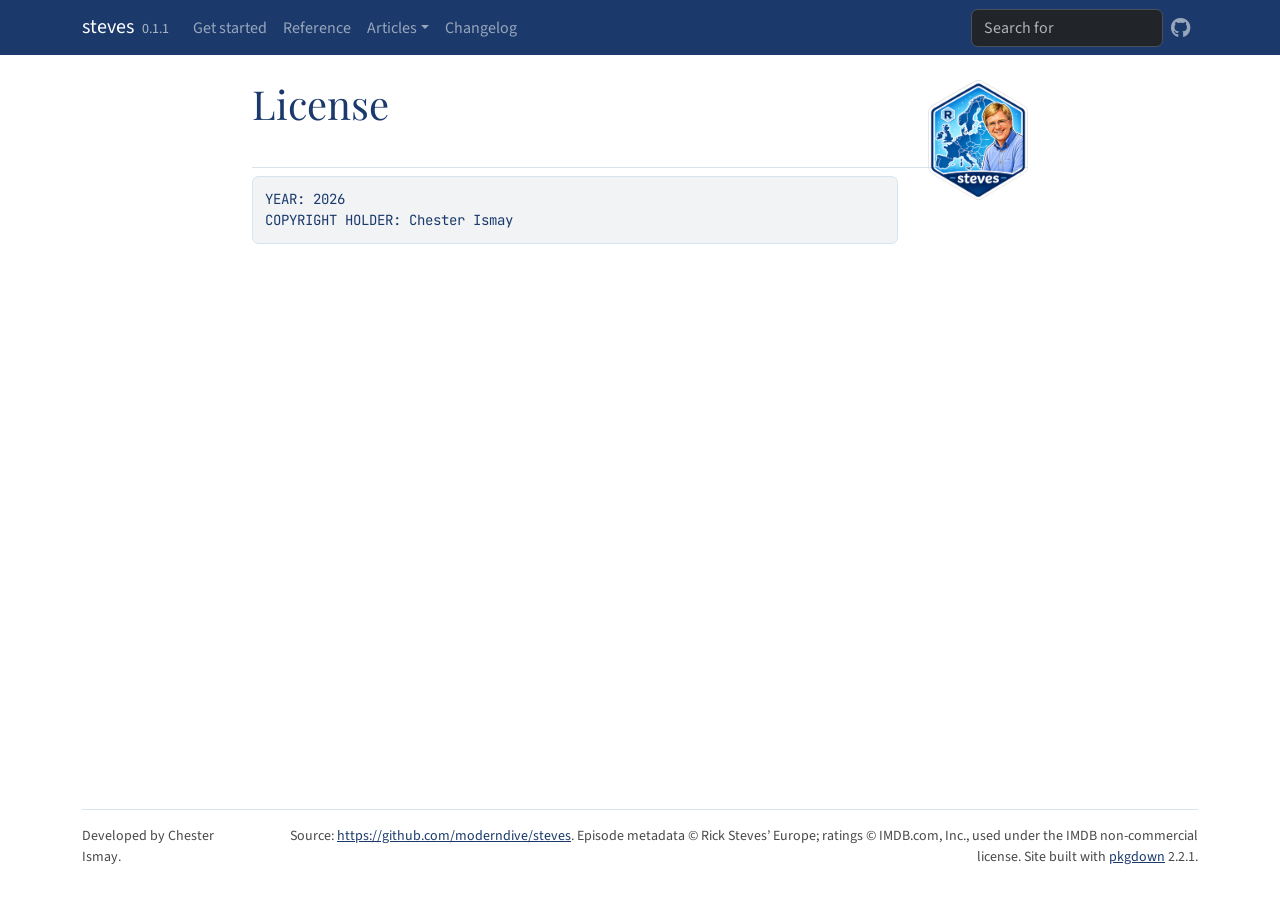
<file: LICENSE-text.html>
<!DOCTYPE html>
<!-- Generated by pkgdown: do not edit by hand --><html lang="en"><head><meta http-equiv="Content-Type" content="text/html; charset=UTF-8"><meta charset="utf-8"><meta http-equiv="X-UA-Compatible" content="IE=edge"><meta name="viewport" content="width=device-width, initial-scale=1, shrink-to-fit=no"><title>License • steves</title><!-- favicons --><link rel="icon" type="image/png" sizes="96x96" href="favicon-96x96.png"><link rel="icon" type="”image/svg+xml”" href="favicon.svg"><link rel="apple-touch-icon" sizes="180x180" href="apple-touch-icon.png"><link rel="icon" sizes="any" href="favicon.ico"><link rel="manifest" href="site.webmanifest"><script src="deps/jquery-3.6.0/jquery-3.6.0.min.js"></script><meta name="viewport" content="width=device-width, initial-scale=1, shrink-to-fit=no"><link href="deps/bootstrap-5.3.8/bootstrap.min.css" rel="stylesheet"><script src="deps/bootstrap-5.3.8/bootstrap.bundle.min.js"></script><link href="deps/Source_Sans_3-0.4.10/font.css" rel="stylesheet"><link href="deps/JetBrains_Mono-0.4.10/font.css" rel="stylesheet"><link href="deps/Playfair_Display-0.4.10/font.css" rel="stylesheet"><link href="deps/font-awesome-6.5.2/css/all.min.css" rel="stylesheet"><link href="deps/font-awesome-6.5.2/css/v4-shims.min.css" rel="stylesheet"><script src="deps/headroom-0.11.0/headroom.min.js"></script><script src="deps/headroom-0.11.0/jQuery.headroom.min.js"></script><script src="deps/bootstrap-toc-1.0.1/bootstrap-toc.min.js"></script><script src="deps/clipboard.js-2.0.11/clipboard.min.js"></script><script src="deps/search-1.0.0/autocomplete.jquery.min.js"></script><script src="deps/search-1.0.0/fuse.min.js"></script><script src="deps/search-1.0.0/mark.min.js"></script><!-- pkgdown --><script src="pkgdown.js"></script><meta property="og:title" content="License"><meta property="og:image" content="https://moderndive.github.io/steves/reference/figures/og-image.png"><meta property="og:image:alt" content="steves R package — every Rick Steves' Europe episode as a tidy dataset, with the package hex sticker."><link rel="preconnect" href="https://fonts.googleapis.com"><link rel="preconnect" href="https://fonts.gstatic.com" crossorigin></head><body>
    <a href="#main" class="visually-hidden-focusable">Skip to contents</a>


    <nav class="navbar navbar-expand-lg fixed-top bg-primary" data-bs-theme="dark" aria-label="Site navigation"><div class="container">

    <a class="navbar-brand me-2" href="index.html">steves</a>

    <small class="nav-text text-muted me-auto" data-bs-toggle="tooltip" data-bs-placement="bottom" title="Released version">0.1.1</small>


    <button class="navbar-toggler" type="button" data-bs-toggle="collapse" data-bs-target="#navbar" aria-controls="navbar" aria-expanded="false" aria-label="Toggle navigation">
      <span class="navbar-toggler-icon"></span>
    </button>

    <div id="navbar" class="collapse navbar-collapse ms-3">
      <ul class="navbar-nav me-auto"><li class="nav-item"><a class="nav-link" href="articles/steves.html">Get started</a></li>
<li class="nav-item"><a class="nav-link" href="reference/index.html">Reference</a></li>
<li class="nav-item dropdown">
  <button class="nav-link dropdown-toggle" type="button" id="dropdown-articles" data-bs-toggle="dropdown" aria-expanded="false" aria-haspopup="true">Articles</button>
  <ul class="dropdown-menu" aria-labelledby="dropdown-articles"><li><a class="dropdown-item" href="articles/mapping-the-show.html">Mapping the show</a></li>
  </ul></li>
<li class="nav-item"><a class="nav-link" href="news/index.html">Changelog</a></li>
      </ul><ul class="navbar-nav"><li class="nav-item"><form class="form-inline" role="search">
 <input class="form-control" type="search" name="search-input" id="search-input" autocomplete="off" aria-label="Search site" placeholder="Search for" data-search-index="search.json"></form></li>
<li class="nav-item"><a class="external-link nav-link" href="https://github.com/moderndive/steves/" aria-label="GitHub"><span class="fa fab fa-github fa-lg"></span></a></li>
      </ul></div>


  </div>
</nav><div class="container template-title-body">
<div class="row">
  <main id="main" class="col-md-9"><div class="page-header">
      <img src="logo.png" class="logo" alt=""><h1>License</h1>

    </div>

<pre>YEAR: 2026
COPYRIGHT HOLDER: Chester Ismay
</pre>

  </main></div>


    <footer><div class="pkgdown-footer-left">
  <p>Developed by Chester Ismay.</p>
</div>

<div class="pkgdown-footer-right">
  <p>Source: <a href="https://github.com/moderndive/steves" class="external-link uri">https://github.com/moderndive/steves</a>. Episode metadata © Rick Steves’ Europe; ratings © IMDB.com, Inc., used under the IMDB non-commercial license. Site built with <a href="https://pkgdown.r-lib.org/" class="external-link">pkgdown</a> 2.2.1.</p>
</div>

    </footer></div>





  </body></html>
</file>
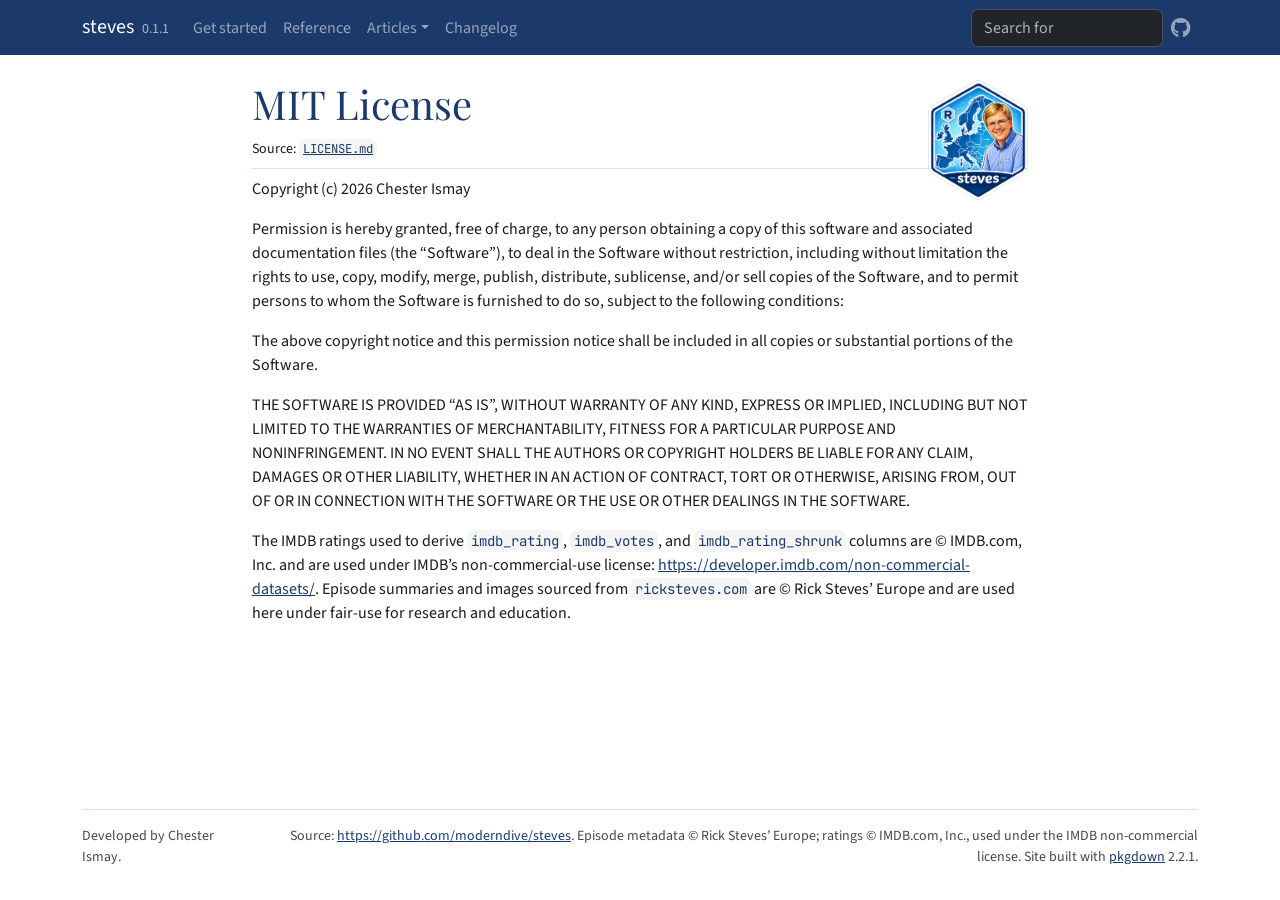
<file: LICENSE.html>
<!DOCTYPE html>
<!-- Generated by pkgdown: do not edit by hand --><html lang="en"><head><meta http-equiv="Content-Type" content="text/html; charset=UTF-8"><meta charset="utf-8"><meta http-equiv="X-UA-Compatible" content="IE=edge"><meta name="viewport" content="width=device-width, initial-scale=1, shrink-to-fit=no"><title>MIT License • steves</title><!-- favicons --><link rel="icon" type="image/png" sizes="96x96" href="favicon-96x96.png"><link rel="icon" type="”image/svg+xml”" href="favicon.svg"><link rel="apple-touch-icon" sizes="180x180" href="apple-touch-icon.png"><link rel="icon" sizes="any" href="favicon.ico"><link rel="manifest" href="site.webmanifest"><script src="deps/jquery-3.6.0/jquery-3.6.0.min.js"></script><meta name="viewport" content="width=device-width, initial-scale=1, shrink-to-fit=no"><link href="deps/bootstrap-5.3.8/bootstrap.min.css" rel="stylesheet"><script src="deps/bootstrap-5.3.8/bootstrap.bundle.min.js"></script><link href="deps/Source_Sans_3-0.4.10/font.css" rel="stylesheet"><link href="deps/JetBrains_Mono-0.4.10/font.css" rel="stylesheet"><link href="deps/Playfair_Display-0.4.10/font.css" rel="stylesheet"><link href="deps/font-awesome-6.5.2/css/all.min.css" rel="stylesheet"><link href="deps/font-awesome-6.5.2/css/v4-shims.min.css" rel="stylesheet"><script src="deps/headroom-0.11.0/headroom.min.js"></script><script src="deps/headroom-0.11.0/jQuery.headroom.min.js"></script><script src="deps/bootstrap-toc-1.0.1/bootstrap-toc.min.js"></script><script src="deps/clipboard.js-2.0.11/clipboard.min.js"></script><script src="deps/search-1.0.0/autocomplete.jquery.min.js"></script><script src="deps/search-1.0.0/fuse.min.js"></script><script src="deps/search-1.0.0/mark.min.js"></script><!-- pkgdown --><script src="pkgdown.js"></script><meta property="og:title" content="MIT License"><meta property="og:image" content="https://moderndive.github.io/steves/reference/figures/og-image.png"><meta property="og:image:alt" content="steves R package — every Rick Steves' Europe episode as a tidy dataset, with the package hex sticker."><link rel="preconnect" href="https://fonts.googleapis.com"><link rel="preconnect" href="https://fonts.gstatic.com" crossorigin></head><body>
    <a href="#main" class="visually-hidden-focusable">Skip to contents</a>


    <nav class="navbar navbar-expand-lg fixed-top bg-primary" data-bs-theme="dark" aria-label="Site navigation"><div class="container">

    <a class="navbar-brand me-2" href="index.html">steves</a>

    <small class="nav-text text-muted me-auto" data-bs-toggle="tooltip" data-bs-placement="bottom" title="Released version">0.1.1</small>


    <button class="navbar-toggler" type="button" data-bs-toggle="collapse" data-bs-target="#navbar" aria-controls="navbar" aria-expanded="false" aria-label="Toggle navigation">
      <span class="navbar-toggler-icon"></span>
    </button>

    <div id="navbar" class="collapse navbar-collapse ms-3">
      <ul class="navbar-nav me-auto"><li class="nav-item"><a class="nav-link" href="articles/steves.html">Get started</a></li>
<li class="nav-item"><a class="nav-link" href="reference/index.html">Reference</a></li>
<li class="nav-item dropdown">
  <button class="nav-link dropdown-toggle" type="button" id="dropdown-articles" data-bs-toggle="dropdown" aria-expanded="false" aria-haspopup="true">Articles</button>
  <ul class="dropdown-menu" aria-labelledby="dropdown-articles"><li><a class="dropdown-item" href="articles/mapping-the-show.html">Mapping the show</a></li>
  </ul></li>
<li class="nav-item"><a class="nav-link" href="news/index.html">Changelog</a></li>
      </ul><ul class="navbar-nav"><li class="nav-item"><form class="form-inline" role="search">
 <input class="form-control" type="search" name="search-input" id="search-input" autocomplete="off" aria-label="Search site" placeholder="Search for" data-search-index="search.json"></form></li>
<li class="nav-item"><a class="external-link nav-link" href="https://github.com/moderndive/steves/" aria-label="GitHub"><span class="fa fab fa-github fa-lg"></span></a></li>
      </ul></div>


  </div>
</nav><div class="container template-title-body">
<div class="row">
  <main id="main" class="col-md-9"><div class="page-header">
      <img src="logo.png" class="logo" alt=""><h1>MIT License</h1>
      <small class="dont-index">Source: <a href="https://github.com/moderndive/steves/blob/main/LICENSE.md" class="external-link"><code>LICENSE.md</code></a></small>
    </div>

<div id="mit-license" class="section level1">

<p>Copyright (c) 2026 Chester Ismay</p>
<p>Permission is hereby granted, free of charge, to any person obtaining a copy of this software and associated documentation files (the “Software”), to deal in the Software without restriction, including without limitation the rights to use, copy, modify, merge, publish, distribute, sublicense, and/or sell copies of the Software, and to permit persons to whom the Software is furnished to do so, subject to the following conditions:</p>
<p>The above copyright notice and this permission notice shall be included in all copies or substantial portions of the Software.</p>
<p>THE SOFTWARE IS PROVIDED “AS IS”, WITHOUT WARRANTY OF ANY KIND, EXPRESS OR IMPLIED, INCLUDING BUT NOT LIMITED TO THE WARRANTIES OF MERCHANTABILITY, FITNESS FOR A PARTICULAR PURPOSE AND NONINFRINGEMENT. IN NO EVENT SHALL THE AUTHORS OR COPYRIGHT HOLDERS BE LIABLE FOR ANY CLAIM, DAMAGES OR OTHER LIABILITY, WHETHER IN AN ACTION OF CONTRACT, TORT OR OTHERWISE, ARISING FROM, OUT OF OR IN CONNECTION WITH THE SOFTWARE OR THE USE OR OTHER DEALINGS IN THE SOFTWARE.</p>
<p>The IMDB ratings used to derive <code>imdb_rating</code>, <code>imdb_votes</code>, and <code>imdb_rating_shrunk</code> columns are © IMDB.com, Inc. and are used under IMDB’s non-commercial-use license: <a href="https://developer.imdb.com/non-commercial-datasets/" class="external-link uri">https://developer.imdb.com/non-commercial-datasets/</a>. Episode summaries and images sourced from <code>ricksteves.com</code> are © Rick Steves’ Europe and are used here under fair-use for research and education.</p>
</div>

  </main></div>


    <footer><div class="pkgdown-footer-left">
  <p>Developed by Chester Ismay.</p>
</div>

<div class="pkgdown-footer-right">
  <p>Source: <a href="https://github.com/moderndive/steves" class="external-link uri">https://github.com/moderndive/steves</a>. Episode metadata © Rick Steves’ Europe; ratings © IMDB.com, Inc., used under the IMDB non-commercial license. Site built with <a href="https://pkgdown.r-lib.org/" class="external-link">pkgdown</a> 2.2.1.</p>
</div>

    </footer></div>





  </body></html>
</file>
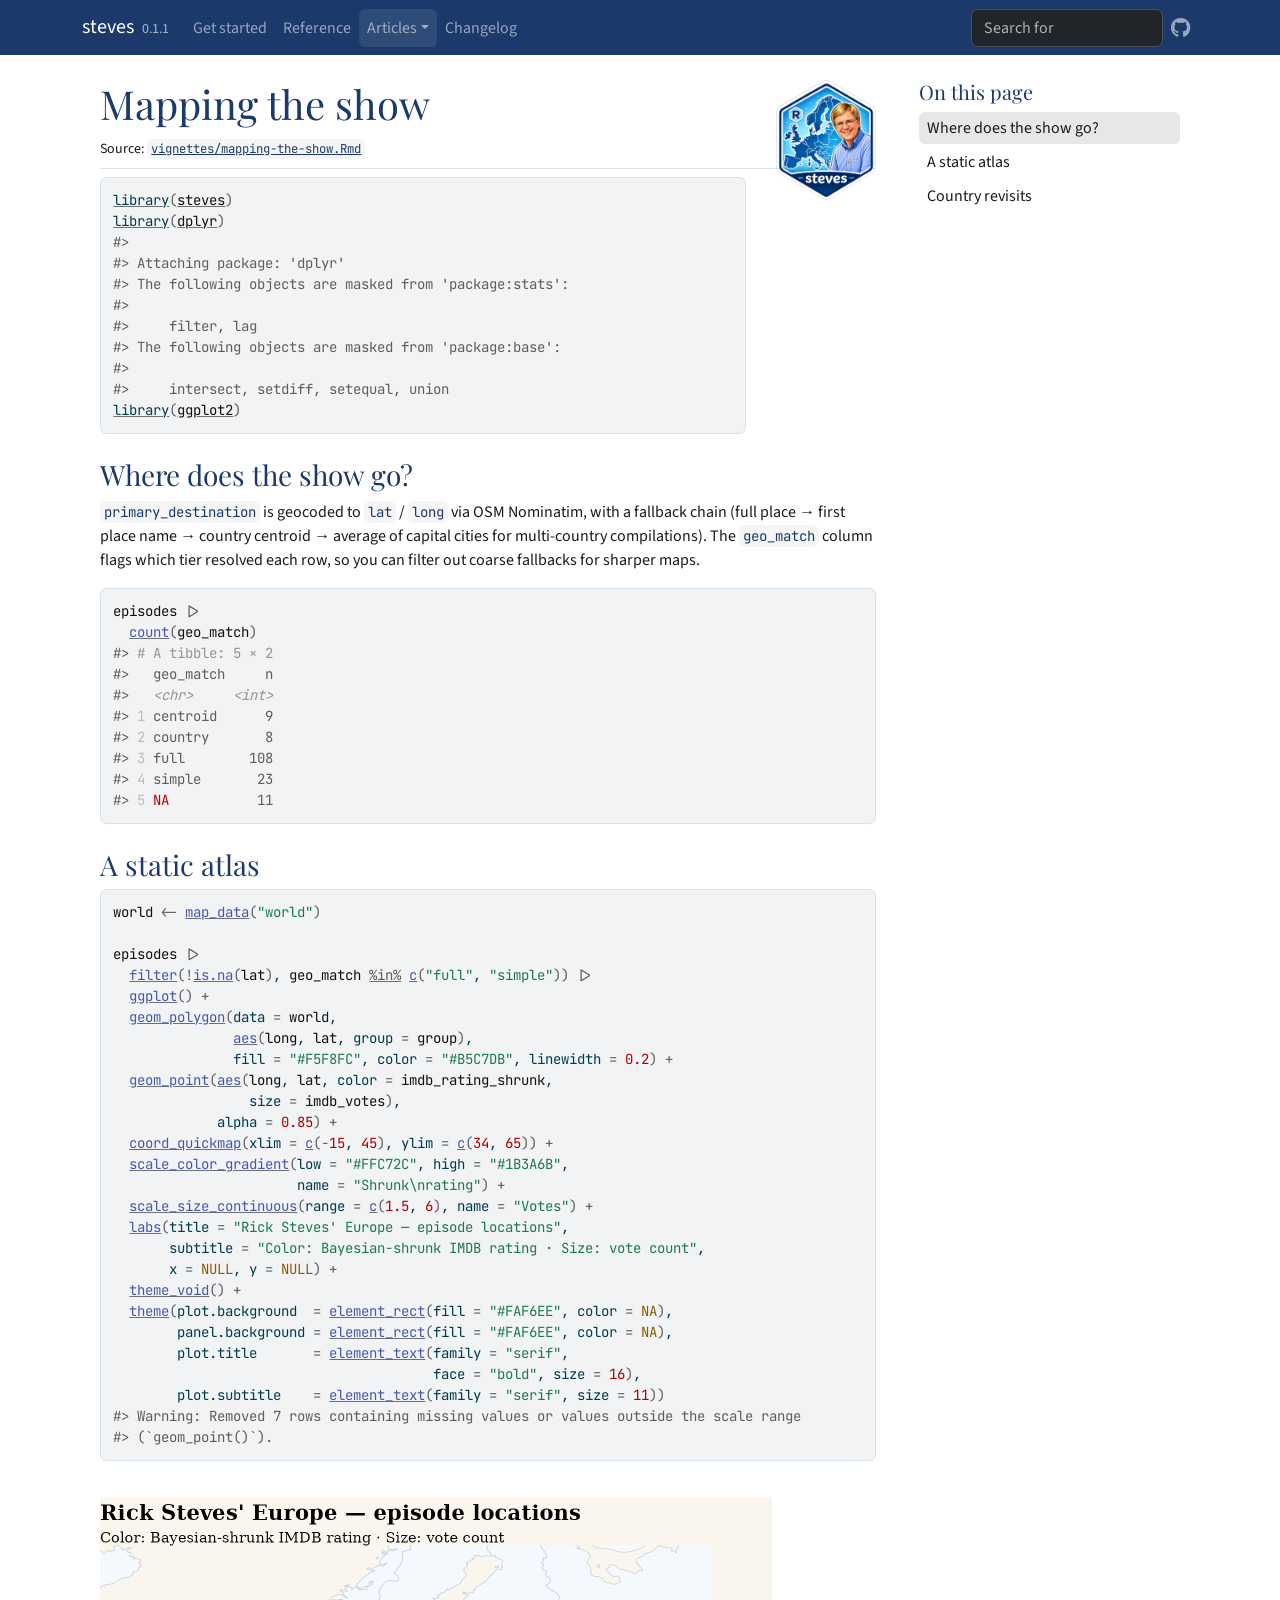
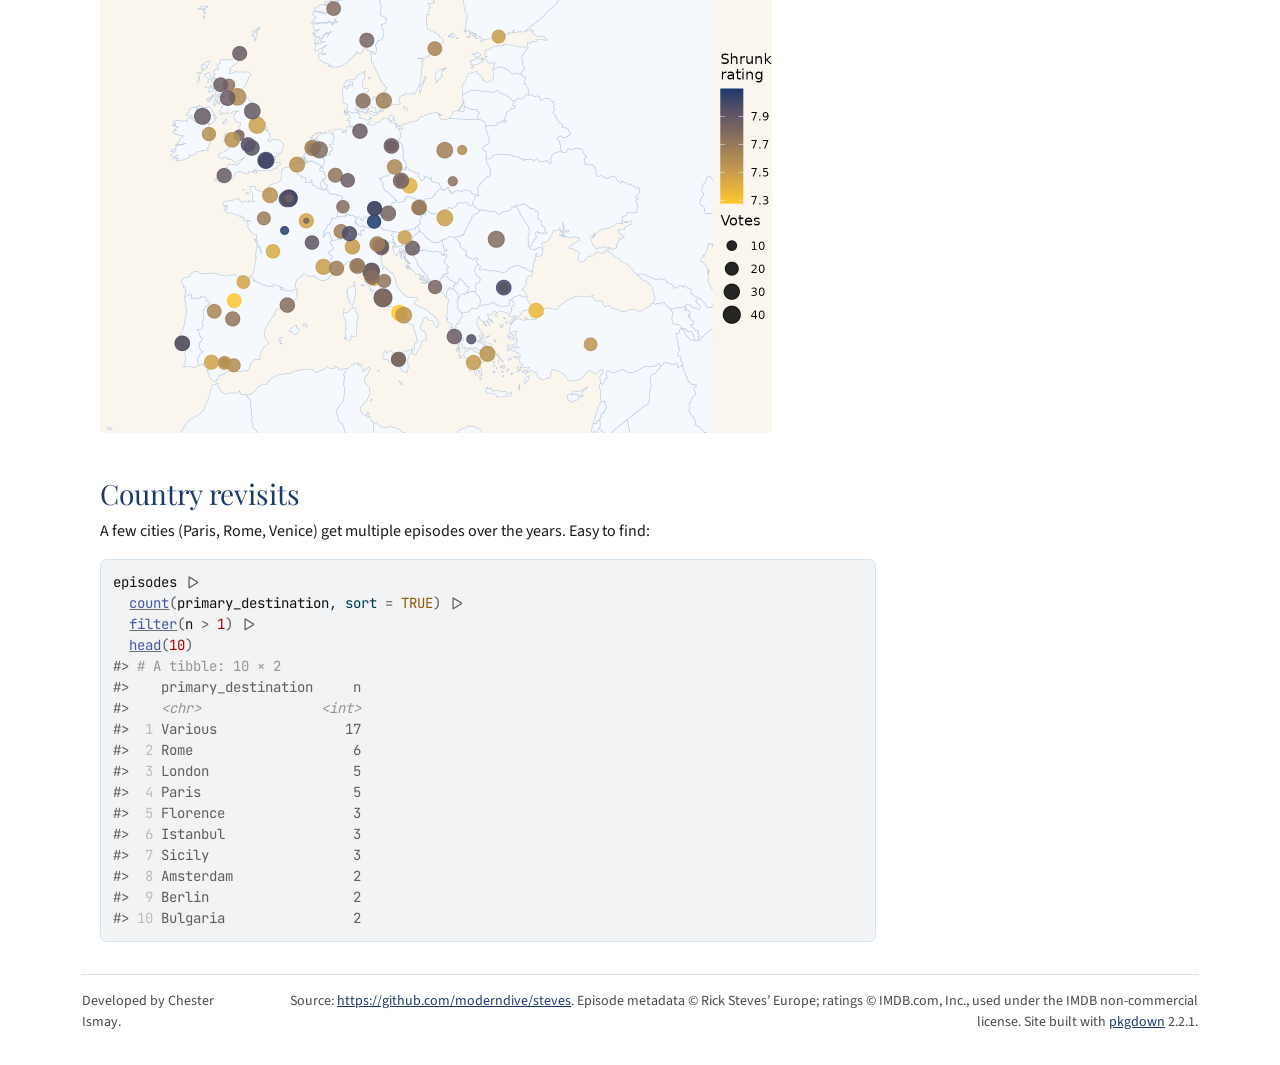
<file: articles/mapping-the-show.html>
<!DOCTYPE html>
<!-- Generated by pkgdown: do not edit by hand --><html lang="en">
<head>
<meta http-equiv="Content-Type" content="text/html; charset=UTF-8">
<meta charset="utf-8">
<meta http-equiv="X-UA-Compatible" content="IE=edge">
<meta name="viewport" content="width=device-width, initial-scale=1, shrink-to-fit=no">
<title>Mapping the show • steves</title>
<!-- favicons --><link rel="icon" type="image/png" sizes="96x96" href="../favicon-96x96.png">
<link rel="icon" type="”image/svg+xml”" href="../favicon.svg">
<link rel="apple-touch-icon" sizes="180x180" href="../apple-touch-icon.png">
<link rel="icon" sizes="any" href="../favicon.ico">
<link rel="manifest" href="../site.webmanifest">
<script src="../deps/jquery-3.6.0/jquery-3.6.0.min.js"></script><meta name="viewport" content="width=device-width, initial-scale=1, shrink-to-fit=no">
<link href="../deps/bootstrap-5.3.8/bootstrap.min.css" rel="stylesheet">
<script src="../deps/bootstrap-5.3.8/bootstrap.bundle.min.js"></script><link href="../deps/Source_Sans_3-0.4.10/font.css" rel="stylesheet">
<link href="../deps/JetBrains_Mono-0.4.10/font.css" rel="stylesheet">
<link href="../deps/Playfair_Display-0.4.10/font.css" rel="stylesheet">
<link href="../deps/font-awesome-6.5.2/css/all.min.css" rel="stylesheet">
<link href="../deps/font-awesome-6.5.2/css/v4-shims.min.css" rel="stylesheet">
<script src="../deps/headroom-0.11.0/headroom.min.js"></script><script src="../deps/headroom-0.11.0/jQuery.headroom.min.js"></script><script src="../deps/bootstrap-toc-1.0.1/bootstrap-toc.min.js"></script><script src="../deps/clipboard.js-2.0.11/clipboard.min.js"></script><script src="../deps/search-1.0.0/autocomplete.jquery.min.js"></script><script src="../deps/search-1.0.0/fuse.min.js"></script><script src="../deps/search-1.0.0/mark.min.js"></script><!-- pkgdown --><script src="../pkgdown.js"></script><meta property="og:title" content="Mapping the show">
<link rel="preconnect" href="https://fonts.googleapis.com">
<link rel="preconnect" href="https://fonts.gstatic.com" crossorigin>
</head>
<body>
    <a href="#main" class="visually-hidden-focusable">Skip to contents</a>


    <nav class="navbar navbar-expand-lg fixed-top bg-primary" data-bs-theme="dark" aria-label="Site navigation"><div class="container">

    <a class="navbar-brand me-2" href="../index.html">steves</a>

    <small class="nav-text text-muted me-auto" data-bs-toggle="tooltip" data-bs-placement="bottom" title="Released version">0.1.1</small>


    <button class="navbar-toggler" type="button" data-bs-toggle="collapse" data-bs-target="#navbar" aria-controls="navbar" aria-expanded="false" aria-label="Toggle navigation">
      <span class="navbar-toggler-icon"></span>
    </button>

    <div id="navbar" class="collapse navbar-collapse ms-3">
      <ul class="navbar-nav me-auto">
<li class="nav-item"><a class="nav-link" href="../articles/steves.html">Get started</a></li>
<li class="nav-item"><a class="nav-link" href="../reference/index.html">Reference</a></li>
<li class="active nav-item dropdown">
  <button class="nav-link dropdown-toggle" type="button" id="dropdown-articles" data-bs-toggle="dropdown" aria-expanded="false" aria-haspopup="true">Articles</button>
  <ul class="dropdown-menu" aria-labelledby="dropdown-articles">
<li><a class="dropdown-item" href="../articles/mapping-the-show.html">Mapping the show</a></li>
  </ul>
</li>
<li class="nav-item"><a class="nav-link" href="../news/index.html">Changelog</a></li>
      </ul>
<ul class="navbar-nav">
<li class="nav-item"><form class="form-inline" role="search">
 <input class="form-control" type="search" name="search-input" id="search-input" autocomplete="off" aria-label="Search site" placeholder="Search for" data-search-index="../search.json">
</form></li>
<li class="nav-item"><a class="external-link nav-link" href="https://github.com/moderndive/steves/" aria-label="GitHub"><span class="fa fab fa-github fa-lg"></span></a></li>
      </ul>
</div>


  </div>
</nav><div class="container template-article">




<div class="row">
  <main id="main" class="col-md-9"><div class="page-header">
      <img src="../logo.png" class="logo" alt=""><h1>Mapping the show</h1>
            
      
      <small class="dont-index">Source: <a href="https://github.com/moderndive/steves/blob/main/vignettes/mapping-the-show.Rmd" class="external-link"><code>vignettes/mapping-the-show.Rmd</code></a></small>
      <div class="d-none name"><code>mapping-the-show.Rmd</code></div>
    </div>

    
    
<div class="sourceCode" id="cb1"><pre class="downlit sourceCode r">
<code class="sourceCode R"><span><span class="kw"><a href="https://rdrr.io/r/base/library.html" class="external-link">library</a></span><span class="op">(</span><span class="va"><a href="https://moderndive.github.io/steves/">steves</a></span><span class="op">)</span></span>
<span><span class="kw"><a href="https://rdrr.io/r/base/library.html" class="external-link">library</a></span><span class="op">(</span><span class="va"><a href="https://dplyr.tidyverse.org" class="external-link">dplyr</a></span><span class="op">)</span></span>
<span><span class="co">#&gt; </span></span>
<span><span class="co">#&gt; Attaching package: 'dplyr'</span></span>
<span><span class="co">#&gt; The following objects are masked from 'package:stats':</span></span>
<span><span class="co">#&gt; </span></span>
<span><span class="co">#&gt;     filter, lag</span></span>
<span><span class="co">#&gt; The following objects are masked from 'package:base':</span></span>
<span><span class="co">#&gt; </span></span>
<span><span class="co">#&gt;     intersect, setdiff, setequal, union</span></span>
<span><span class="kw"><a href="https://rdrr.io/r/base/library.html" class="external-link">library</a></span><span class="op">(</span><span class="va"><a href="https://ggplot2.tidyverse.org" class="external-link">ggplot2</a></span><span class="op">)</span></span></code></pre></div>
<div class="section level2">
<h2 id="where-does-the-show-go">Where does the show go?<a class="anchor" aria-label="anchor" href="#where-does-the-show-go"></a>
</h2>
<p><code>primary_destination</code> is geocoded to <code>lat</code> /
<code>long</code> via OSM Nominatim, with a fallback chain (full place →
first place name → country centroid → average of capital cities for
multi-country compilations). The <code>geo_match</code> column flags
which tier resolved each row, so you can filter out coarse fallbacks for
sharper maps.</p>
<div class="sourceCode" id="cb2"><pre class="downlit sourceCode r">
<code class="sourceCode R"><span><span class="va">episodes</span> <span class="op">|&gt;</span></span>
<span>  <span class="fu"><a href="https://dplyr.tidyverse.org/reference/count.html" class="external-link">count</a></span><span class="op">(</span><span class="va">geo_match</span><span class="op">)</span></span>
<span><span class="co">#&gt; <span style="color: #949494;"># A tibble: 5 × 2</span></span></span>
<span><span class="co">#&gt;   geo_match     n</span></span>
<span><span class="co">#&gt;   <span style="color: #949494; font-style: italic;">&lt;chr&gt;</span>     <span style="color: #949494; font-style: italic;">&lt;int&gt;</span></span></span>
<span><span class="co">#&gt; <span style="color: #BCBCBC;">1</span> centroid      9</span></span>
<span><span class="co">#&gt; <span style="color: #BCBCBC;">2</span> country       8</span></span>
<span><span class="co">#&gt; <span style="color: #BCBCBC;">3</span> full        108</span></span>
<span><span class="co">#&gt; <span style="color: #BCBCBC;">4</span> simple       23</span></span>
<span><span class="co">#&gt; <span style="color: #BCBCBC;">5</span> <span style="color: #BB0000;">NA</span>           11</span></span></code></pre></div>
</div>
<div class="section level2">
<h2 id="a-static-atlas">A static atlas<a class="anchor" aria-label="anchor" href="#a-static-atlas"></a>
</h2>
<div class="sourceCode" id="cb3"><pre class="downlit sourceCode r">
<code class="sourceCode R"><span><span class="va">world</span> <span class="op">&lt;-</span> <span class="fu"><a href="https://ggplot2.tidyverse.org/reference/map_data.html" class="external-link">map_data</a></span><span class="op">(</span><span class="st">"world"</span><span class="op">)</span></span>
<span></span>
<span><span class="va">episodes</span> <span class="op">|&gt;</span></span>
<span>  <span class="fu"><a href="https://dplyr.tidyverse.org/reference/filter.html" class="external-link">filter</a></span><span class="op">(</span><span class="op">!</span><span class="fu"><a href="https://rdrr.io/r/base/NA.html" class="external-link">is.na</a></span><span class="op">(</span><span class="va">lat</span><span class="op">)</span>, <span class="va">geo_match</span> <span class="op"><a href="https://rdrr.io/r/base/match.html" class="external-link">%in%</a></span> <span class="fu"><a href="https://rdrr.io/r/base/c.html" class="external-link">c</a></span><span class="op">(</span><span class="st">"full"</span>, <span class="st">"simple"</span><span class="op">)</span><span class="op">)</span> <span class="op">|&gt;</span></span>
<span>  <span class="fu"><a href="https://ggplot2.tidyverse.org/reference/ggplot.html" class="external-link">ggplot</a></span><span class="op">(</span><span class="op">)</span> <span class="op">+</span></span>
<span>  <span class="fu"><a href="https://ggplot2.tidyverse.org/reference/geom_polygon.html" class="external-link">geom_polygon</a></span><span class="op">(</span>data <span class="op">=</span> <span class="va">world</span>,</span>
<span>               <span class="fu"><a href="https://ggplot2.tidyverse.org/reference/aes.html" class="external-link">aes</a></span><span class="op">(</span><span class="va">long</span>, <span class="va">lat</span>, group <span class="op">=</span> <span class="va">group</span><span class="op">)</span>,</span>
<span>               fill <span class="op">=</span> <span class="st">"#F5F8FC"</span>, color <span class="op">=</span> <span class="st">"#B5C7DB"</span>, linewidth <span class="op">=</span> <span class="fl">0.2</span><span class="op">)</span> <span class="op">+</span></span>
<span>  <span class="fu"><a href="https://ggplot2.tidyverse.org/reference/geom_point.html" class="external-link">geom_point</a></span><span class="op">(</span><span class="fu"><a href="https://ggplot2.tidyverse.org/reference/aes.html" class="external-link">aes</a></span><span class="op">(</span><span class="va">long</span>, <span class="va">lat</span>, color <span class="op">=</span> <span class="va">imdb_rating_shrunk</span>,</span>
<span>                 size <span class="op">=</span> <span class="va">imdb_votes</span><span class="op">)</span>,</span>
<span>             alpha <span class="op">=</span> <span class="fl">0.85</span><span class="op">)</span> <span class="op">+</span></span>
<span>  <span class="fu"><a href="https://ggplot2.tidyverse.org/reference/coord_map.html" class="external-link">coord_quickmap</a></span><span class="op">(</span>xlim <span class="op">=</span> <span class="fu"><a href="https://rdrr.io/r/base/c.html" class="external-link">c</a></span><span class="op">(</span><span class="op">-</span><span class="fl">15</span>, <span class="fl">45</span><span class="op">)</span>, ylim <span class="op">=</span> <span class="fu"><a href="https://rdrr.io/r/base/c.html" class="external-link">c</a></span><span class="op">(</span><span class="fl">34</span>, <span class="fl">65</span><span class="op">)</span><span class="op">)</span> <span class="op">+</span></span>
<span>  <span class="fu"><a href="https://ggplot2.tidyverse.org/reference/scale_gradient.html" class="external-link">scale_color_gradient</a></span><span class="op">(</span>low <span class="op">=</span> <span class="st">"#FFC72C"</span>, high <span class="op">=</span> <span class="st">"#1B3A6B"</span>,</span>
<span>                       name <span class="op">=</span> <span class="st">"Shrunk\nrating"</span><span class="op">)</span> <span class="op">+</span></span>
<span>  <span class="fu"><a href="https://ggplot2.tidyverse.org/reference/scale_size.html" class="external-link">scale_size_continuous</a></span><span class="op">(</span>range <span class="op">=</span> <span class="fu"><a href="https://rdrr.io/r/base/c.html" class="external-link">c</a></span><span class="op">(</span><span class="fl">1.5</span>, <span class="fl">6</span><span class="op">)</span>, name <span class="op">=</span> <span class="st">"Votes"</span><span class="op">)</span> <span class="op">+</span></span>
<span>  <span class="fu"><a href="https://ggplot2.tidyverse.org/reference/labs.html" class="external-link">labs</a></span><span class="op">(</span>title <span class="op">=</span> <span class="st">"Rick Steves' Europe — episode locations"</span>,</span>
<span>       subtitle <span class="op">=</span> <span class="st">"Color: Bayesian-shrunk IMDB rating · Size: vote count"</span>,</span>
<span>       x <span class="op">=</span> <span class="cn">NULL</span>, y <span class="op">=</span> <span class="cn">NULL</span><span class="op">)</span> <span class="op">+</span></span>
<span>  <span class="fu"><a href="https://ggplot2.tidyverse.org/reference/ggtheme.html" class="external-link">theme_void</a></span><span class="op">(</span><span class="op">)</span> <span class="op">+</span></span>
<span>  <span class="fu"><a href="https://ggplot2.tidyverse.org/reference/theme.html" class="external-link">theme</a></span><span class="op">(</span>plot.background  <span class="op">=</span> <span class="fu"><a href="https://ggplot2.tidyverse.org/reference/element.html" class="external-link">element_rect</a></span><span class="op">(</span>fill <span class="op">=</span> <span class="st">"#FAF6EE"</span>, color <span class="op">=</span> <span class="cn">NA</span><span class="op">)</span>,</span>
<span>        panel.background <span class="op">=</span> <span class="fu"><a href="https://ggplot2.tidyverse.org/reference/element.html" class="external-link">element_rect</a></span><span class="op">(</span>fill <span class="op">=</span> <span class="st">"#FAF6EE"</span>, color <span class="op">=</span> <span class="cn">NA</span><span class="op">)</span>,</span>
<span>        plot.title       <span class="op">=</span> <span class="fu"><a href="https://ggplot2.tidyverse.org/reference/element.html" class="external-link">element_text</a></span><span class="op">(</span>family <span class="op">=</span> <span class="st">"serif"</span>,</span>
<span>                                        face <span class="op">=</span> <span class="st">"bold"</span>, size <span class="op">=</span> <span class="fl">16</span><span class="op">)</span>,</span>
<span>        plot.subtitle    <span class="op">=</span> <span class="fu"><a href="https://ggplot2.tidyverse.org/reference/element.html" class="external-link">element_text</a></span><span class="op">(</span>family <span class="op">=</span> <span class="st">"serif"</span>, size <span class="op">=</span> <span class="fl">11</span><span class="op">)</span><span class="op">)</span></span>
<span><span class="co">#&gt; Warning: Removed 7 rows containing missing values or values outside the scale range</span></span>
<span><span class="co">#&gt; (`geom_point()`).</span></span></code></pre></div>
<p><img src="mapping-the-show_files/figure-html/atlas-1.png" class="r-plt" alt="Map of Europe with one point per Rick Steves' Europe episode, colored by Bayesian-shrunk IMDB rating and sized by vote count, drawn on a cream and tan background." width="672"></p>
</div>
<div class="section level2">
<h2 id="country-revisits">Country revisits<a class="anchor" aria-label="anchor" href="#country-revisits"></a>
</h2>
<p>A few cities (Paris, Rome, Venice) get multiple episodes over the
years. Easy to find:</p>
<div class="sourceCode" id="cb4"><pre class="downlit sourceCode r">
<code class="sourceCode R"><span><span class="va">episodes</span> <span class="op">|&gt;</span></span>
<span>  <span class="fu"><a href="https://dplyr.tidyverse.org/reference/count.html" class="external-link">count</a></span><span class="op">(</span><span class="va">primary_destination</span>, sort <span class="op">=</span> <span class="cn">TRUE</span><span class="op">)</span> <span class="op">|&gt;</span></span>
<span>  <span class="fu"><a href="https://dplyr.tidyverse.org/reference/filter.html" class="external-link">filter</a></span><span class="op">(</span><span class="va">n</span> <span class="op">&gt;</span> <span class="fl">1</span><span class="op">)</span> <span class="op">|&gt;</span></span>
<span>  <span class="fu"><a href="https://rdrr.io/r/utils/head.html" class="external-link">head</a></span><span class="op">(</span><span class="fl">10</span><span class="op">)</span></span>
<span><span class="co">#&gt; <span style="color: #949494;"># A tibble: 10 × 2</span></span></span>
<span><span class="co">#&gt;    primary_destination     n</span></span>
<span><span class="co">#&gt;    <span style="color: #949494; font-style: italic;">&lt;chr&gt;</span>               <span style="color: #949494; font-style: italic;">&lt;int&gt;</span></span></span>
<span><span class="co">#&gt; <span style="color: #BCBCBC;"> 1</span> Various                17</span></span>
<span><span class="co">#&gt; <span style="color: #BCBCBC;"> 2</span> Rome                    6</span></span>
<span><span class="co">#&gt; <span style="color: #BCBCBC;"> 3</span> London                  5</span></span>
<span><span class="co">#&gt; <span style="color: #BCBCBC;"> 4</span> Paris                   5</span></span>
<span><span class="co">#&gt; <span style="color: #BCBCBC;"> 5</span> Florence                3</span></span>
<span><span class="co">#&gt; <span style="color: #BCBCBC;"> 6</span> Istanbul                3</span></span>
<span><span class="co">#&gt; <span style="color: #BCBCBC;"> 7</span> Sicily                  3</span></span>
<span><span class="co">#&gt; <span style="color: #BCBCBC;"> 8</span> Amsterdam               2</span></span>
<span><span class="co">#&gt; <span style="color: #BCBCBC;"> 9</span> Berlin                  2</span></span>
<span><span class="co">#&gt; <span style="color: #BCBCBC;">10</span> Bulgaria                2</span></span></code></pre></div>
</div>
  </main><aside class="col-md-3"><nav id="toc" aria-label="Table of contents"><h2>On this page</h2>
    </nav></aside>
</div>



    <footer><div class="pkgdown-footer-left">
  <p>Developed by Chester Ismay.</p>
</div>

<div class="pkgdown-footer-right">
  <p>Source: <a href="https://github.com/moderndive/steves" class="external-link uri">https://github.com/moderndive/steves</a>. Episode metadata © Rick Steves’ Europe; ratings © IMDB.com, Inc., used under the IMDB non-commercial license. Site built with <a href="https://pkgdown.r-lib.org/" class="external-link">pkgdown</a> 2.2.1.</p>
</div>

    </footer>
</div>





  </body>
</html>
</file>
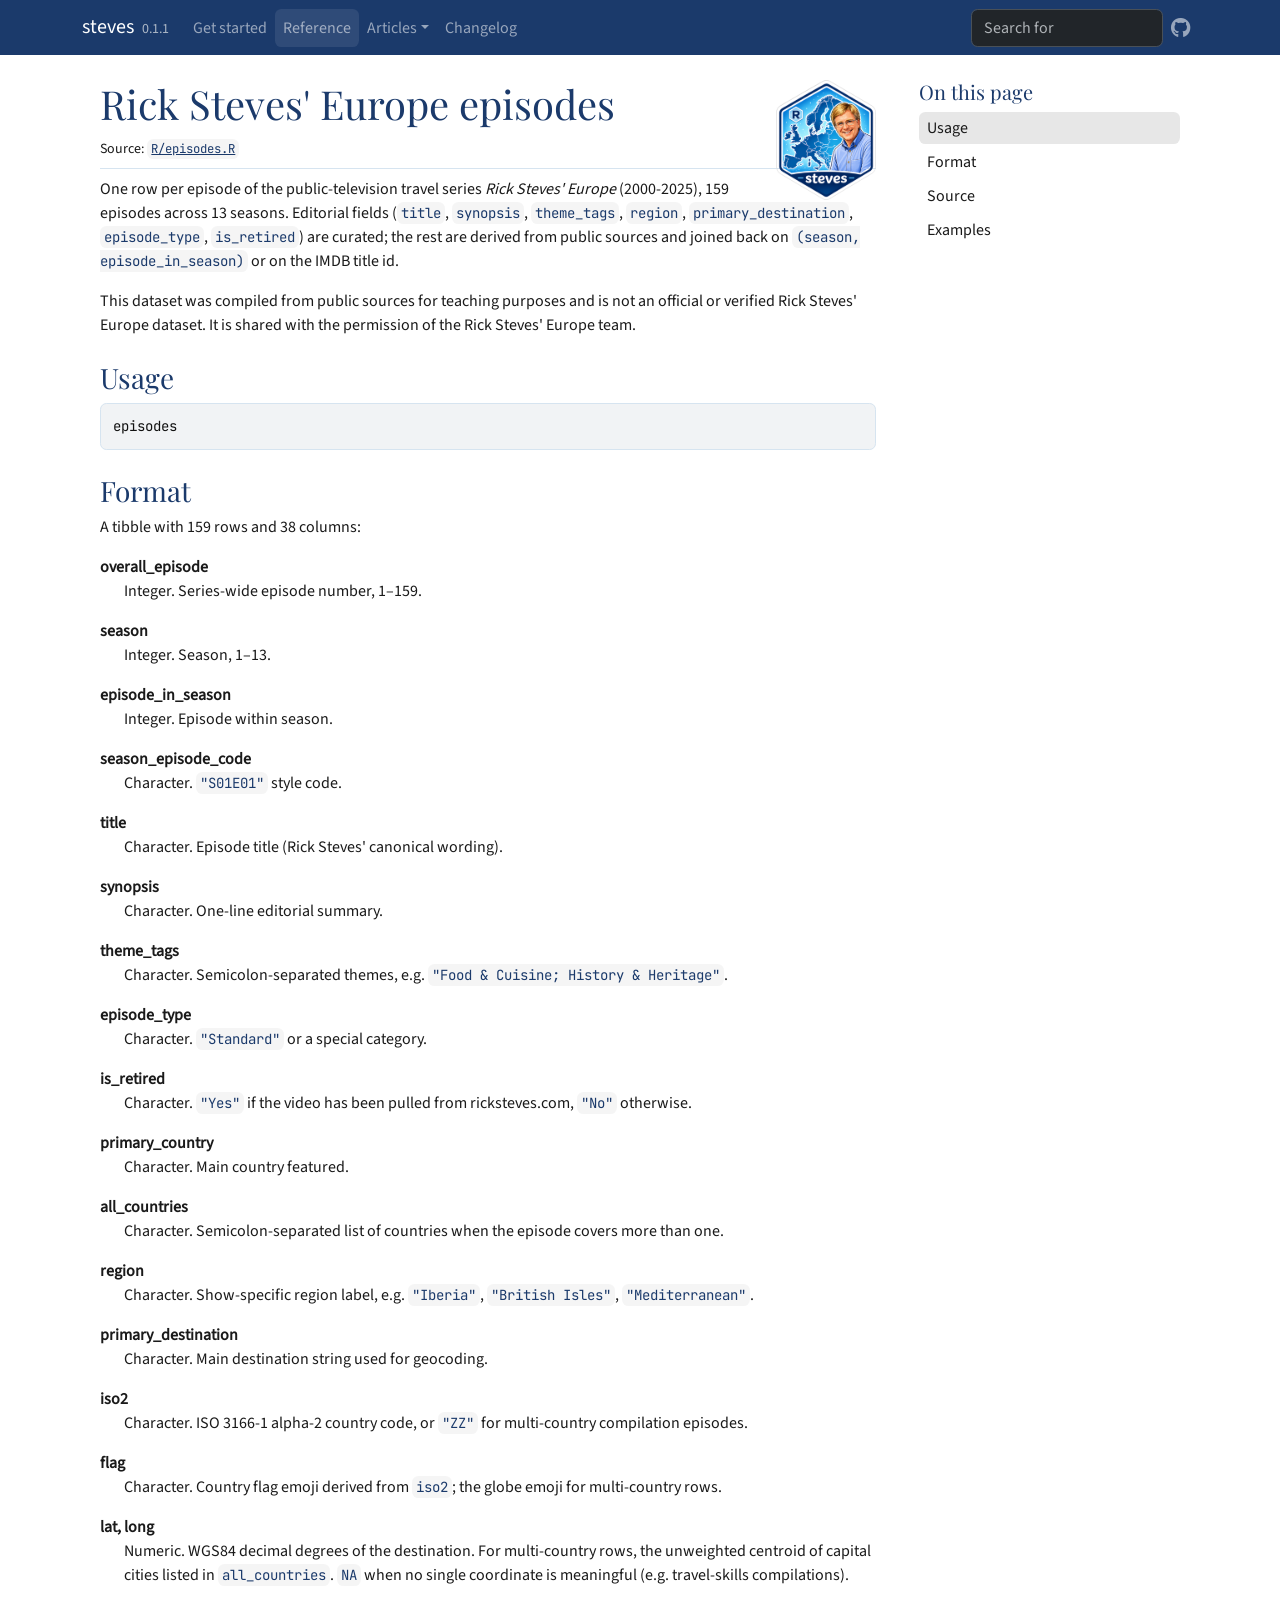
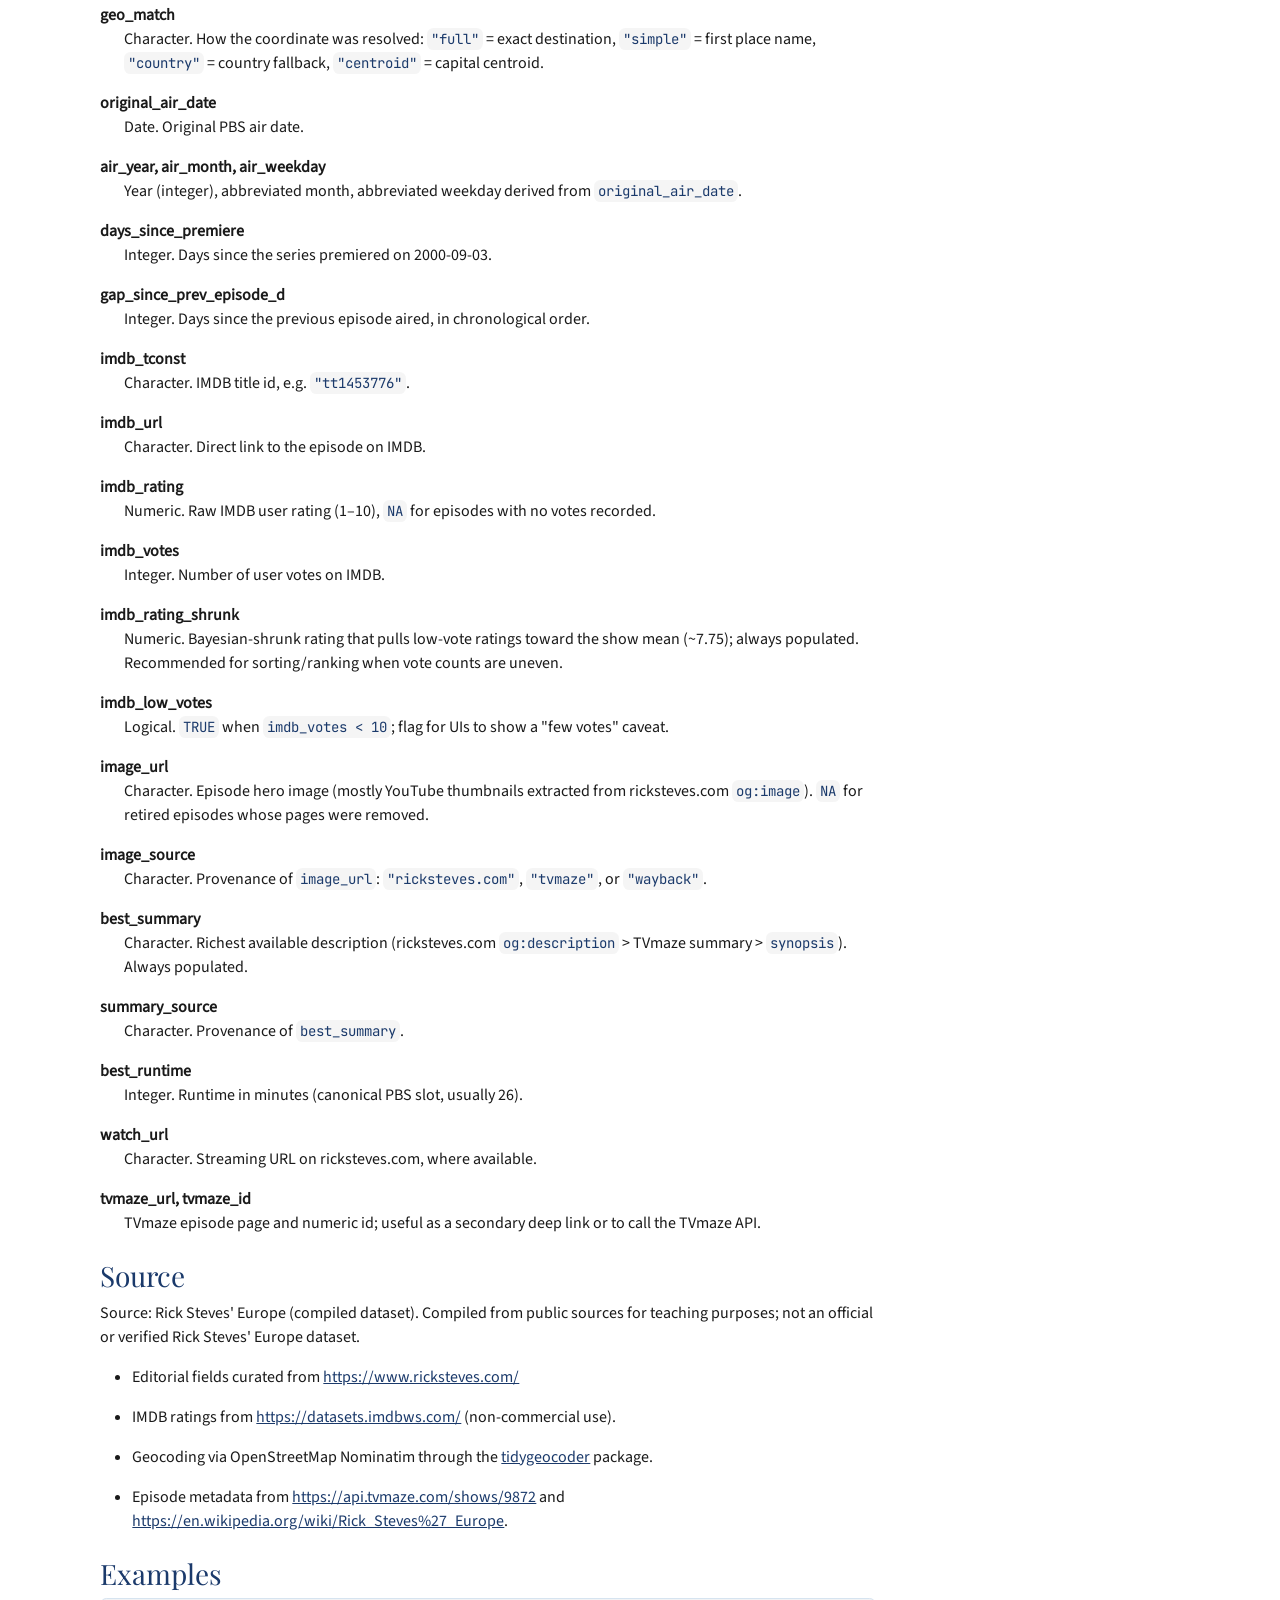
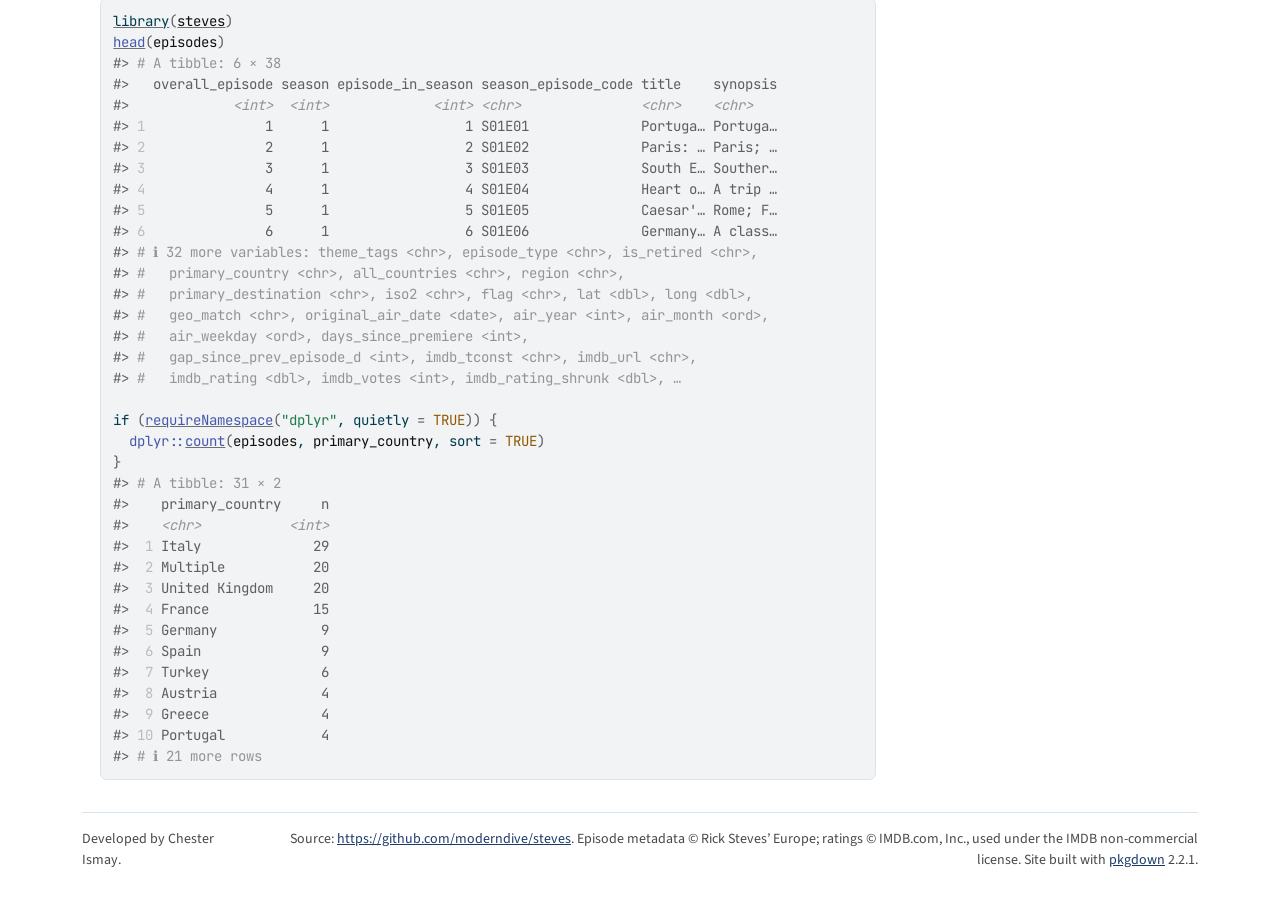
<file: reference/episodes.html>
<!DOCTYPE html>
<!-- Generated by pkgdown: do not edit by hand --><html lang="en"><head><meta http-equiv="Content-Type" content="text/html; charset=UTF-8"><meta charset="utf-8"><meta http-equiv="X-UA-Compatible" content="IE=edge"><meta name="viewport" content="width=device-width, initial-scale=1, shrink-to-fit=no"><title>Rick Steves' Europe episodes — episodes • steves</title><!-- favicons --><link rel="icon" type="image/png" sizes="96x96" href="../favicon-96x96.png"><link rel="icon" type="”image/svg+xml”" href="../favicon.svg"><link rel="apple-touch-icon" sizes="180x180" href="../apple-touch-icon.png"><link rel="icon" sizes="any" href="../favicon.ico"><link rel="manifest" href="../site.webmanifest"><script src="../deps/jquery-3.6.0/jquery-3.6.0.min.js"></script><meta name="viewport" content="width=device-width, initial-scale=1, shrink-to-fit=no"><link href="../deps/bootstrap-5.3.8/bootstrap.min.css" rel="stylesheet"><script src="../deps/bootstrap-5.3.8/bootstrap.bundle.min.js"></script><link href="../deps/Source_Sans_3-0.4.10/font.css" rel="stylesheet"><link href="../deps/JetBrains_Mono-0.4.10/font.css" rel="stylesheet"><link href="../deps/Playfair_Display-0.4.10/font.css" rel="stylesheet"><link href="../deps/font-awesome-6.5.2/css/all.min.css" rel="stylesheet"><link href="../deps/font-awesome-6.5.2/css/v4-shims.min.css" rel="stylesheet"><script src="../deps/headroom-0.11.0/headroom.min.js"></script><script src="../deps/headroom-0.11.0/jQuery.headroom.min.js"></script><script src="../deps/bootstrap-toc-1.0.1/bootstrap-toc.min.js"></script><script src="../deps/clipboard.js-2.0.11/clipboard.min.js"></script><script src="../deps/search-1.0.0/autocomplete.jquery.min.js"></script><script src="../deps/search-1.0.0/fuse.min.js"></script><script src="../deps/search-1.0.0/mark.min.js"></script><!-- pkgdown --><script src="../pkgdown.js"></script><meta property="og:title" content="Rick Steves' Europe episodes — episodes"><meta name="description" content="One row per episode of the public-television travel series
Rick Steves' Europe (2000-2025), 159 episodes across 13 seasons.
Editorial fields (title, synopsis, theme_tags, region,
primary_destination, episode_type, is_retired) are curated; the
rest are derived from public sources and joined back on
(season, episode_in_season) or on the IMDB title id.
This dataset was compiled from public sources for teaching purposes and
is not an official or verified Rick Steves' Europe dataset. It is shared
with the permission of the Rick Steves' Europe team."><meta property="og:description" content="One row per episode of the public-television travel series
Rick Steves' Europe (2000-2025), 159 episodes across 13 seasons.
Editorial fields (title, synopsis, theme_tags, region,
primary_destination, episode_type, is_retired) are curated; the
rest are derived from public sources and joined back on
(season, episode_in_season) or on the IMDB title id.
This dataset was compiled from public sources for teaching purposes and
is not an official or verified Rick Steves' Europe dataset. It is shared
with the permission of the Rick Steves' Europe team."><meta property="og:image" content="https://moderndive.github.io/steves/reference/figures/og-image.png"><meta property="og:image:alt" content="steves R package — every Rick Steves' Europe episode as a tidy dataset, with the package hex sticker."><link rel="preconnect" href="https://fonts.googleapis.com"><link rel="preconnect" href="https://fonts.gstatic.com" crossorigin></head><body>
    <a href="#main" class="visually-hidden-focusable">Skip to contents</a>


    <nav class="navbar navbar-expand-lg fixed-top bg-primary" data-bs-theme="dark" aria-label="Site navigation"><div class="container">

    <a class="navbar-brand me-2" href="../index.html">steves</a>

    <small class="nav-text text-muted me-auto" data-bs-toggle="tooltip" data-bs-placement="bottom" title="Released version">0.1.1</small>


    <button class="navbar-toggler" type="button" data-bs-toggle="collapse" data-bs-target="#navbar" aria-controls="navbar" aria-expanded="false" aria-label="Toggle navigation">
      <span class="navbar-toggler-icon"></span>
    </button>

    <div id="navbar" class="collapse navbar-collapse ms-3">
      <ul class="navbar-nav me-auto"><li class="nav-item"><a class="nav-link" href="../articles/steves.html">Get started</a></li>
<li class="active nav-item"><a class="nav-link" href="../reference/index.html">Reference</a></li>
<li class="nav-item dropdown">
  <button class="nav-link dropdown-toggle" type="button" id="dropdown-articles" data-bs-toggle="dropdown" aria-expanded="false" aria-haspopup="true">Articles</button>
  <ul class="dropdown-menu" aria-labelledby="dropdown-articles"><li><a class="dropdown-item" href="../articles/mapping-the-show.html">Mapping the show</a></li>
  </ul></li>
<li class="nav-item"><a class="nav-link" href="../news/index.html">Changelog</a></li>
      </ul><ul class="navbar-nav"><li class="nav-item"><form class="form-inline" role="search">
 <input class="form-control" type="search" name="search-input" id="search-input" autocomplete="off" aria-label="Search site" placeholder="Search for" data-search-index="../search.json"></form></li>
<li class="nav-item"><a class="external-link nav-link" href="https://github.com/moderndive/steves/" aria-label="GitHub"><span class="fa fab fa-github fa-lg"></span></a></li>
      </ul></div>


  </div>
</nav><div class="container template-reference-topic">
<div class="row">
  <main id="main" class="col-md-9"><div class="page-header">
      <img src="../logo.png" class="logo" alt=""><h1>Rick Steves' Europe episodes</h1>
      <small class="dont-index">Source: <a href="https://github.com/moderndive/steves/blob/main/R/episodes.R" class="external-link"><code>R/episodes.R</code></a></small>
      <div class="d-none name"><code>episodes.Rd</code></div>
    </div>

    <div class="ref-description section level2">
    <p>One row per episode of the public-television travel series
<em>Rick Steves' Europe</em> (2000-2025), 159 episodes across 13 seasons.
Editorial fields (<code>title</code>, <code>synopsis</code>, <code>theme_tags</code>, <code>region</code>,
<code>primary_destination</code>, <code>episode_type</code>, <code>is_retired</code>) are curated; the
rest are derived from public sources and joined back on
<code>(season, episode_in_season)</code> or on the IMDB title id.</p>
<p>This dataset was compiled from public sources for teaching purposes and
is not an official or verified Rick Steves' Europe dataset. It is shared
with the permission of the Rick Steves' Europe team.</p>
    </div>

    <div class="section level2">
    <h2 id="ref-usage">Usage<a class="anchor" aria-label="anchor" href="#ref-usage"></a></h2>
    <div class="sourceCode"><pre class="sourceCode r"><code><span><span class="va">episodes</span></span></code></pre></div>
    </div>

    <div class="section level2">
    <h2 id="format">Format<a class="anchor" aria-label="anchor" href="#format"></a></h2>
    <p>A tibble with 159 rows and 38 columns:</p><dl><dt>overall_episode</dt>
<dd><p>Integer. Series-wide episode number, 1–159.</p></dd>

<dt>season</dt>
<dd><p>Integer. Season, 1–13.</p></dd>

<dt>episode_in_season</dt>
<dd><p>Integer. Episode within season.</p></dd>

<dt>season_episode_code</dt>
<dd><p>Character. <code>"S01E01"</code> style code.</p></dd>

<dt>title</dt>
<dd><p>Character. Episode title (Rick Steves' canonical wording).</p></dd>

<dt>synopsis</dt>
<dd><p>Character. One-line editorial summary.</p></dd>

<dt>theme_tags</dt>
<dd><p>Character. Semicolon-separated themes, e.g.
<code>"Food &amp; Cuisine; History &amp; Heritage"</code>.</p></dd>

<dt>episode_type</dt>
<dd><p>Character. <code>"Standard"</code> or a special category.</p></dd>

<dt>is_retired</dt>
<dd><p>Character. <code>"Yes"</code> if the video has been pulled from
ricksteves.com, <code>"No"</code> otherwise.</p></dd>

<dt>primary_country</dt>
<dd><p>Character. Main country featured.</p></dd>

<dt>all_countries</dt>
<dd><p>Character. Semicolon-separated list of countries
when the episode covers more than one.</p></dd>

<dt>region</dt>
<dd><p>Character. Show-specific region label, e.g. <code>"Iberia"</code>,
<code>"British Isles"</code>, <code>"Mediterranean"</code>.</p></dd>

<dt>primary_destination</dt>
<dd><p>Character. Main destination string used for
geocoding.</p></dd>

<dt>iso2</dt>
<dd><p>Character. ISO 3166-1 alpha-2 country code, or <code>"ZZ"</code> for
multi-country compilation episodes.</p></dd>

<dt>flag</dt>
<dd><p>Character. Country flag emoji derived from <code>iso2</code>; the
globe emoji for multi-country rows.</p></dd>

<dt>lat, long</dt>
<dd><p>Numeric. WGS84 decimal degrees of the destination.
For multi-country rows, the unweighted centroid of capital cities
listed in <code>all_countries</code>. <code>NA</code> when no single coordinate is
meaningful (e.g. travel-skills compilations).</p></dd>

<dt>geo_match</dt>
<dd><p>Character. How the coordinate was resolved:
<code>"full"</code> = exact destination, <code>"simple"</code> = first place name,
<code>"country"</code> = country fallback, <code>"centroid"</code> = capital centroid.</p></dd>

<dt>original_air_date</dt>
<dd><p>Date. Original PBS air date.</p></dd>

<dt>air_year, air_month, air_weekday</dt>
<dd><p>Year (integer), abbreviated
month, abbreviated weekday derived from <code>original_air_date</code>.</p></dd>

<dt>days_since_premiere</dt>
<dd><p>Integer. Days since the series premiered on
2000-09-03.</p></dd>

<dt>gap_since_prev_episode_d</dt>
<dd><p>Integer. Days since the previous
episode aired, in chronological order.</p></dd>

<dt>imdb_tconst</dt>
<dd><p>Character. IMDB title id, e.g. <code>"tt1453776"</code>.</p></dd>

<dt>imdb_url</dt>
<dd><p>Character. Direct link to the episode on IMDB.</p></dd>

<dt>imdb_rating</dt>
<dd><p>Numeric. Raw IMDB user rating (1–10), <code>NA</code> for
episodes with no votes recorded.</p></dd>

<dt>imdb_votes</dt>
<dd><p>Integer. Number of user votes on IMDB.</p></dd>

<dt>imdb_rating_shrunk</dt>
<dd><p>Numeric. Bayesian-shrunk rating that pulls
low-vote ratings toward the show mean (~7.75); always populated.
Recommended for sorting/ranking when vote counts are uneven.</p></dd>

<dt>imdb_low_votes</dt>
<dd><p>Logical. <code>TRUE</code> when <code>imdb_votes &lt; 10</code>; flag for
UIs to show a "few votes" caveat.</p></dd>

<dt>image_url</dt>
<dd><p>Character. Episode hero image (mostly YouTube
thumbnails extracted from ricksteves.com <code>og:image</code>). <code>NA</code> for
retired episodes whose pages were removed.</p></dd>

<dt>image_source</dt>
<dd><p>Character. Provenance of <code>image_url</code>:
<code>"ricksteves.com"</code>, <code>"tvmaze"</code>, or <code>"wayback"</code>.</p></dd>

<dt>best_summary</dt>
<dd><p>Character. Richest available description
(ricksteves.com <code>og:description</code> &gt; TVmaze summary &gt; <code>synopsis</code>).
Always populated.</p></dd>

<dt>summary_source</dt>
<dd><p>Character. Provenance of <code>best_summary</code>.</p></dd>

<dt>best_runtime</dt>
<dd><p>Integer. Runtime in minutes (canonical PBS slot,
usually 26).</p></dd>

<dt>watch_url</dt>
<dd><p>Character. Streaming URL on ricksteves.com, where
available.</p></dd>

<dt>tvmaze_url, tvmaze_id</dt>
<dd><p>TVmaze episode page and numeric id; useful
as a secondary deep link or to call the TVmaze API.</p></dd>


</dl></div>
    <div class="section level2">
    <h2 id="source">Source<a class="anchor" aria-label="anchor" href="#source"></a></h2>
    <p>Source: Rick Steves' Europe (compiled dataset). Compiled from public
sources for teaching purposes; not an official or verified Rick Steves'
Europe dataset.</p>
<ul><li><p>Editorial fields curated from <a href="https://www.ricksteves.com/" class="external-link">https://www.ricksteves.com/</a></p></li>
<li><p>IMDB ratings from <a href="https://datasets.imdbws.com/" class="external-link">https://datasets.imdbws.com/</a> (non-commercial use).</p></li>
<li><p>Geocoding via OpenStreetMap Nominatim through the
<a href="https://CRAN.R-project.org/package=tidygeocoder" class="external-link">tidygeocoder</a>
package.</p></li>
<li><p>Episode metadata from <a href="https://api.tvmaze.com/shows/9872" class="external-link">https://api.tvmaze.com/shows/9872</a> and
<a href="https://en.wikipedia.org/wiki/Rick_Steves%27_Europe" class="external-link">https://en.wikipedia.org/wiki/Rick_Steves%27_Europe</a>.</p></li>
</ul></div>

    <div class="section level2">
    <h2 id="ref-examples">Examples<a class="anchor" aria-label="anchor" href="#ref-examples"></a></h2>
    <div class="sourceCode"><pre class="sourceCode r"><code><span class="r-in"><span><span class="kw"><a href="https://rdrr.io/r/base/library.html" class="external-link">library</a></span><span class="op">(</span><span class="va"><a href="https://moderndive.github.io/steves/">steves</a></span><span class="op">)</span></span></span>
<span class="r-in"><span><span class="fu"><a href="https://rdrr.io/r/utils/head.html" class="external-link">head</a></span><span class="op">(</span><span class="va">episodes</span><span class="op">)</span></span></span>
<span class="r-out co"><span class="r-pr">#&gt;</span> <span style="color: #949494;"># A tibble: 6 × 38</span></span>
<span class="r-out co"><span class="r-pr">#&gt;</span>   overall_episode season episode_in_season season_episode_code title    synopsis</span>
<span class="r-out co"><span class="r-pr">#&gt;</span>             <span style="color: #949494; font-style: italic;">&lt;int&gt;</span>  <span style="color: #949494; font-style: italic;">&lt;int&gt;</span>             <span style="color: #949494; font-style: italic;">&lt;int&gt;</span> <span style="color: #949494; font-style: italic;">&lt;chr&gt;</span>               <span style="color: #949494; font-style: italic;">&lt;chr&gt;</span>    <span style="color: #949494; font-style: italic;">&lt;chr&gt;</span>   </span>
<span class="r-out co"><span class="r-pr">#&gt;</span> <span style="color: #BCBCBC;">1</span>               1      1                 1 S01E01              Portuga… Portuga…</span>
<span class="r-out co"><span class="r-pr">#&gt;</span> <span style="color: #BCBCBC;">2</span>               2      1                 2 S01E02              Paris: … Paris; …</span>
<span class="r-out co"><span class="r-pr">#&gt;</span> <span style="color: #BCBCBC;">3</span>               3      1                 3 S01E03              South E… Souther…</span>
<span class="r-out co"><span class="r-pr">#&gt;</span> <span style="color: #BCBCBC;">4</span>               4      1                 4 S01E04              Heart o… A trip …</span>
<span class="r-out co"><span class="r-pr">#&gt;</span> <span style="color: #BCBCBC;">5</span>               5      1                 5 S01E05              Caesar'… Rome; F…</span>
<span class="r-out co"><span class="r-pr">#&gt;</span> <span style="color: #BCBCBC;">6</span>               6      1                 6 S01E06              Germany… A class…</span>
<span class="r-out co"><span class="r-pr">#&gt;</span> <span style="color: #949494;"># ℹ 32 more variables: theme_tags &lt;chr&gt;, episode_type &lt;chr&gt;, is_retired &lt;chr&gt;,</span></span>
<span class="r-out co"><span class="r-pr">#&gt;</span> <span style="color: #949494;">#   primary_country &lt;chr&gt;, all_countries &lt;chr&gt;, region &lt;chr&gt;,</span></span>
<span class="r-out co"><span class="r-pr">#&gt;</span> <span style="color: #949494;">#   primary_destination &lt;chr&gt;, iso2 &lt;chr&gt;, flag &lt;chr&gt;, lat &lt;dbl&gt;, long &lt;dbl&gt;,</span></span>
<span class="r-out co"><span class="r-pr">#&gt;</span> <span style="color: #949494;">#   geo_match &lt;chr&gt;, original_air_date &lt;date&gt;, air_year &lt;int&gt;, air_month &lt;ord&gt;,</span></span>
<span class="r-out co"><span class="r-pr">#&gt;</span> <span style="color: #949494;">#   air_weekday &lt;ord&gt;, days_since_premiere &lt;int&gt;,</span></span>
<span class="r-out co"><span class="r-pr">#&gt;</span> <span style="color: #949494;">#   gap_since_prev_episode_d &lt;int&gt;, imdb_tconst &lt;chr&gt;, imdb_url &lt;chr&gt;,</span></span>
<span class="r-out co"><span class="r-pr">#&gt;</span> <span style="color: #949494;">#   imdb_rating &lt;dbl&gt;, imdb_votes &lt;int&gt;, imdb_rating_shrunk &lt;dbl&gt;, …</span></span>
<span class="r-in"><span></span></span>
<span class="r-in"><span><span class="kw">if</span> <span class="op">(</span><span class="fu"><a href="https://rdrr.io/r/base/ns-load.html" class="external-link">requireNamespace</a></span><span class="op">(</span><span class="st">"dplyr"</span>, quietly <span class="op">=</span> <span class="cn">TRUE</span><span class="op">)</span><span class="op">)</span> <span class="op">{</span></span></span>
<span class="r-in"><span>  <span class="fu">dplyr</span><span class="fu">::</span><span class="fu"><a href="https://dplyr.tidyverse.org/reference/count.html" class="external-link">count</a></span><span class="op">(</span><span class="va">episodes</span>, <span class="va">primary_country</span>, sort <span class="op">=</span> <span class="cn">TRUE</span><span class="op">)</span></span></span>
<span class="r-in"><span><span class="op">}</span></span></span>
<span class="r-out co"><span class="r-pr">#&gt;</span> <span style="color: #949494;"># A tibble: 31 × 2</span></span>
<span class="r-out co"><span class="r-pr">#&gt;</span>    primary_country     n</span>
<span class="r-out co"><span class="r-pr">#&gt;</span>    <span style="color: #949494; font-style: italic;">&lt;chr&gt;</span>           <span style="color: #949494; font-style: italic;">&lt;int&gt;</span></span>
<span class="r-out co"><span class="r-pr">#&gt;</span> <span style="color: #BCBCBC;"> 1</span> Italy              29</span>
<span class="r-out co"><span class="r-pr">#&gt;</span> <span style="color: #BCBCBC;"> 2</span> Multiple           20</span>
<span class="r-out co"><span class="r-pr">#&gt;</span> <span style="color: #BCBCBC;"> 3</span> United Kingdom     20</span>
<span class="r-out co"><span class="r-pr">#&gt;</span> <span style="color: #BCBCBC;"> 4</span> France             15</span>
<span class="r-out co"><span class="r-pr">#&gt;</span> <span style="color: #BCBCBC;"> 5</span> Germany             9</span>
<span class="r-out co"><span class="r-pr">#&gt;</span> <span style="color: #BCBCBC;"> 6</span> Spain               9</span>
<span class="r-out co"><span class="r-pr">#&gt;</span> <span style="color: #BCBCBC;"> 7</span> Turkey              6</span>
<span class="r-out co"><span class="r-pr">#&gt;</span> <span style="color: #BCBCBC;"> 8</span> Austria             4</span>
<span class="r-out co"><span class="r-pr">#&gt;</span> <span style="color: #BCBCBC;"> 9</span> Greece              4</span>
<span class="r-out co"><span class="r-pr">#&gt;</span> <span style="color: #BCBCBC;">10</span> Portugal            4</span>
<span class="r-out co"><span class="r-pr">#&gt;</span> <span style="color: #949494;"># ℹ 21 more rows</span></span>
</code></pre></div>
    </div>
  </main><aside class="col-md-3"><nav id="toc" aria-label="Table of contents"><h2>On this page</h2>
    </nav></aside></div>


    <footer><div class="pkgdown-footer-left">
  <p>Developed by Chester Ismay.</p>
</div>

<div class="pkgdown-footer-right">
  <p>Source: <a href="https://github.com/moderndive/steves" class="external-link uri">https://github.com/moderndive/steves</a>. Episode metadata © Rick Steves’ Europe; ratings © IMDB.com, Inc., used under the IMDB non-commercial license. Site built with <a href="https://pkgdown.r-lib.org/" class="external-link">pkgdown</a> 2.2.1.</p>
</div>

    </footer></div>





  </body></html>
</file>
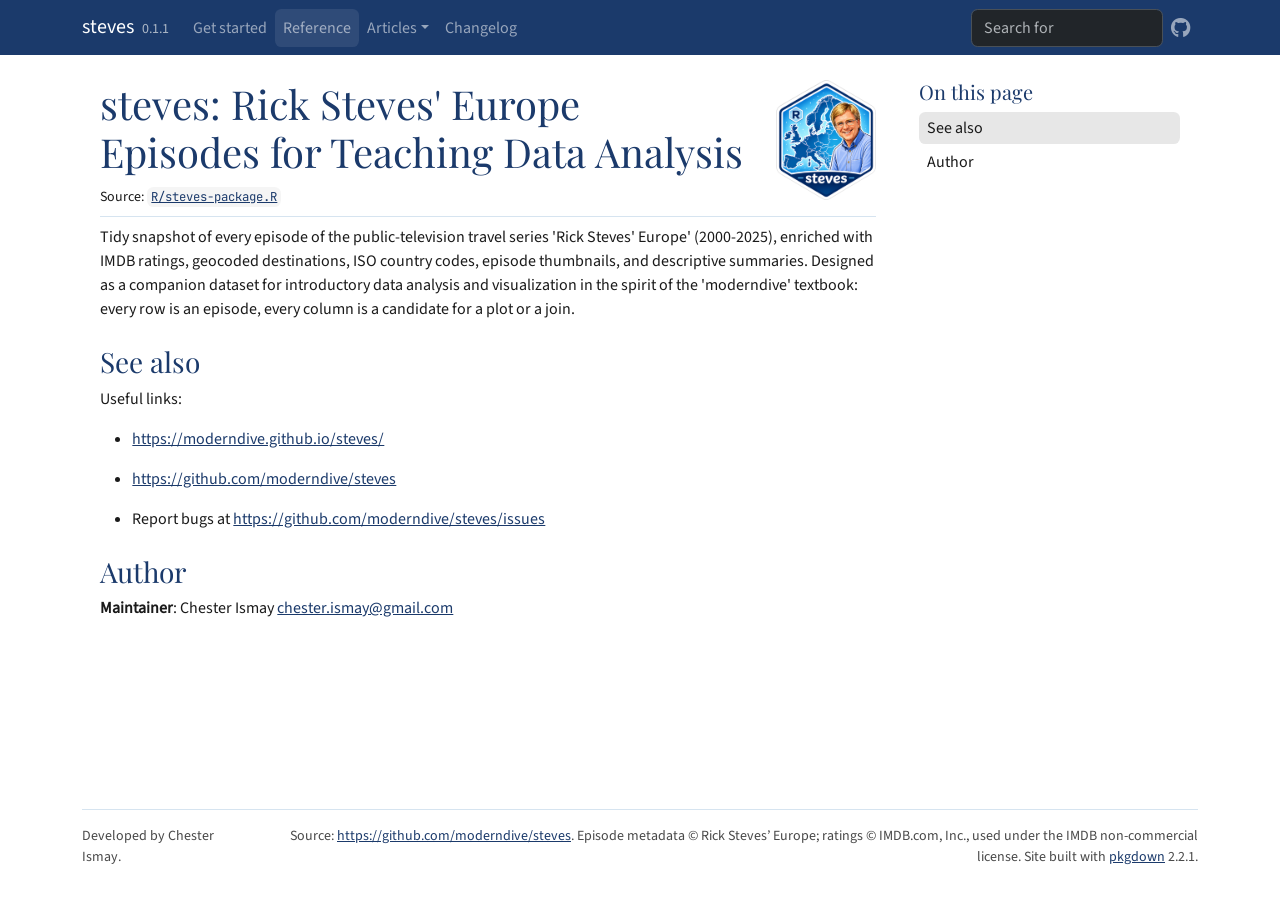
<file: reference/steves-package.html>
<!DOCTYPE html>
<!-- Generated by pkgdown: do not edit by hand --><html lang="en"><head><meta http-equiv="Content-Type" content="text/html; charset=UTF-8"><meta charset="utf-8"><meta http-equiv="X-UA-Compatible" content="IE=edge"><meta name="viewport" content="width=device-width, initial-scale=1, shrink-to-fit=no"><title>steves: Rick Steves' Europe Episodes for Teaching Data Analysis — steves-package • steves</title><!-- favicons --><link rel="icon" type="image/png" sizes="96x96" href="../favicon-96x96.png"><link rel="icon" type="”image/svg+xml”" href="../favicon.svg"><link rel="apple-touch-icon" sizes="180x180" href="../apple-touch-icon.png"><link rel="icon" sizes="any" href="../favicon.ico"><link rel="manifest" href="../site.webmanifest"><script src="../deps/jquery-3.6.0/jquery-3.6.0.min.js"></script><meta name="viewport" content="width=device-width, initial-scale=1, shrink-to-fit=no"><link href="../deps/bootstrap-5.3.8/bootstrap.min.css" rel="stylesheet"><script src="../deps/bootstrap-5.3.8/bootstrap.bundle.min.js"></script><link href="../deps/Source_Sans_3-0.4.10/font.css" rel="stylesheet"><link href="../deps/JetBrains_Mono-0.4.10/font.css" rel="stylesheet"><link href="../deps/Playfair_Display-0.4.10/font.css" rel="stylesheet"><link href="../deps/font-awesome-6.5.2/css/all.min.css" rel="stylesheet"><link href="../deps/font-awesome-6.5.2/css/v4-shims.min.css" rel="stylesheet"><script src="../deps/headroom-0.11.0/headroom.min.js"></script><script src="../deps/headroom-0.11.0/jQuery.headroom.min.js"></script><script src="../deps/bootstrap-toc-1.0.1/bootstrap-toc.min.js"></script><script src="../deps/clipboard.js-2.0.11/clipboard.min.js"></script><script src="../deps/search-1.0.0/autocomplete.jquery.min.js"></script><script src="../deps/search-1.0.0/fuse.min.js"></script><script src="../deps/search-1.0.0/mark.min.js"></script><!-- pkgdown --><script src="../pkgdown.js"></script><meta property="og:title" content="steves: Rick Steves' Europe Episodes for Teaching Data Analysis — steves-package"><meta name="description" content="Tidy snapshot of every episode of the public-television travel series 'Rick Steves' Europe' (2000-2025), enriched with IMDB ratings, geocoded destinations, ISO country codes, episode thumbnails, and descriptive summaries. Designed as a companion dataset for introductory data analysis and visualization in the spirit of the 'moderndive' textbook: every row is an episode, every column is a candidate for a plot or a join."><meta property="og:description" content="Tidy snapshot of every episode of the public-television travel series 'Rick Steves' Europe' (2000-2025), enriched with IMDB ratings, geocoded destinations, ISO country codes, episode thumbnails, and descriptive summaries. Designed as a companion dataset for introductory data analysis and visualization in the spirit of the 'moderndive' textbook: every row is an episode, every column is a candidate for a plot or a join."><meta property="og:image" content="https://moderndive.github.io/steves/reference/figures/og-image.png"><meta property="og:image:alt" content="steves R package — every Rick Steves' Europe episode as a tidy dataset, with the package hex sticker."><link rel="preconnect" href="https://fonts.googleapis.com"><link rel="preconnect" href="https://fonts.gstatic.com" crossorigin></head><body>
    <a href="#main" class="visually-hidden-focusable">Skip to contents</a>


    <nav class="navbar navbar-expand-lg fixed-top bg-primary" data-bs-theme="dark" aria-label="Site navigation"><div class="container">

    <a class="navbar-brand me-2" href="../index.html">steves</a>

    <small class="nav-text text-muted me-auto" data-bs-toggle="tooltip" data-bs-placement="bottom" title="Released version">0.1.1</small>


    <button class="navbar-toggler" type="button" data-bs-toggle="collapse" data-bs-target="#navbar" aria-controls="navbar" aria-expanded="false" aria-label="Toggle navigation">
      <span class="navbar-toggler-icon"></span>
    </button>

    <div id="navbar" class="collapse navbar-collapse ms-3">
      <ul class="navbar-nav me-auto"><li class="nav-item"><a class="nav-link" href="../articles/steves.html">Get started</a></li>
<li class="active nav-item"><a class="nav-link" href="../reference/index.html">Reference</a></li>
<li class="nav-item dropdown">
  <button class="nav-link dropdown-toggle" type="button" id="dropdown-articles" data-bs-toggle="dropdown" aria-expanded="false" aria-haspopup="true">Articles</button>
  <ul class="dropdown-menu" aria-labelledby="dropdown-articles"><li><a class="dropdown-item" href="../articles/mapping-the-show.html">Mapping the show</a></li>
  </ul></li>
<li class="nav-item"><a class="nav-link" href="../news/index.html">Changelog</a></li>
      </ul><ul class="navbar-nav"><li class="nav-item"><form class="form-inline" role="search">
 <input class="form-control" type="search" name="search-input" id="search-input" autocomplete="off" aria-label="Search site" placeholder="Search for" data-search-index="../search.json"></form></li>
<li class="nav-item"><a class="external-link nav-link" href="https://github.com/moderndive/steves/" aria-label="GitHub"><span class="fa fab fa-github fa-lg"></span></a></li>
      </ul></div>


  </div>
</nav><div class="container template-reference-topic">
<div class="row">
  <main id="main" class="col-md-9"><div class="page-header">
      <img src="../logo.png" class="logo" alt=""><h1>steves: Rick Steves' Europe Episodes for Teaching Data Analysis</h1>
      <small class="dont-index">Source: <a href="https://github.com/moderndive/steves/blob/main/R/steves-package.R" class="external-link"><code>R/steves-package.R</code></a></small>
      <div class="d-none name"><code>steves-package.Rd</code></div>
    </div>

    <div class="ref-description section level2">
    <p>Tidy snapshot of every episode of the public-television travel series 'Rick Steves' Europe' (2000-2025), enriched with IMDB ratings, geocoded destinations, ISO country codes, episode thumbnails, and descriptive summaries. Designed as a companion dataset for introductory data analysis and visualization in the spirit of the 'moderndive' textbook: every row is an episode, every column is a candidate for a plot or a join.</p>
    </div>


    <div class="section level2">
    <h2 id="see-also">See also<a class="anchor" aria-label="anchor" href="#see-also"></a></h2>
    <div class="dont-index"><p>Useful links:</p><ul><li><p><a href="https://moderndive.github.io/steves/">https://moderndive.github.io/steves/</a></p></li>
<li><p><a href="https://github.com/moderndive/steves" class="external-link">https://github.com/moderndive/steves</a></p></li>
<li><p>Report bugs at <a href="https://github.com/moderndive/steves/issues" class="external-link">https://github.com/moderndive/steves/issues</a></p></li>
</ul></div>
    </div>
    <div class="section level2">
    <h2 id="author">Author<a class="anchor" aria-label="anchor" href="#author"></a></h2>
    <p><strong>Maintainer</strong>: Chester Ismay <a href="mailto:chester.ismay@gmail.com">chester.ismay@gmail.com</a></p>
    </div>

  </main><aside class="col-md-3"><nav id="toc" aria-label="Table of contents"><h2>On this page</h2>
    </nav></aside></div>


    <footer><div class="pkgdown-footer-left">
  <p>Developed by Chester Ismay.</p>
</div>

<div class="pkgdown-footer-right">
  <p>Source: <a href="https://github.com/moderndive/steves" class="external-link uri">https://github.com/moderndive/steves</a>. Episode metadata © Rick Steves’ Europe; ratings © IMDB.com, Inc., used under the IMDB non-commercial license. Site built with <a href="https://pkgdown.r-lib.org/" class="external-link">pkgdown</a> 2.2.1.</p>
</div>

    </footer></div>





  </body></html>
</file>
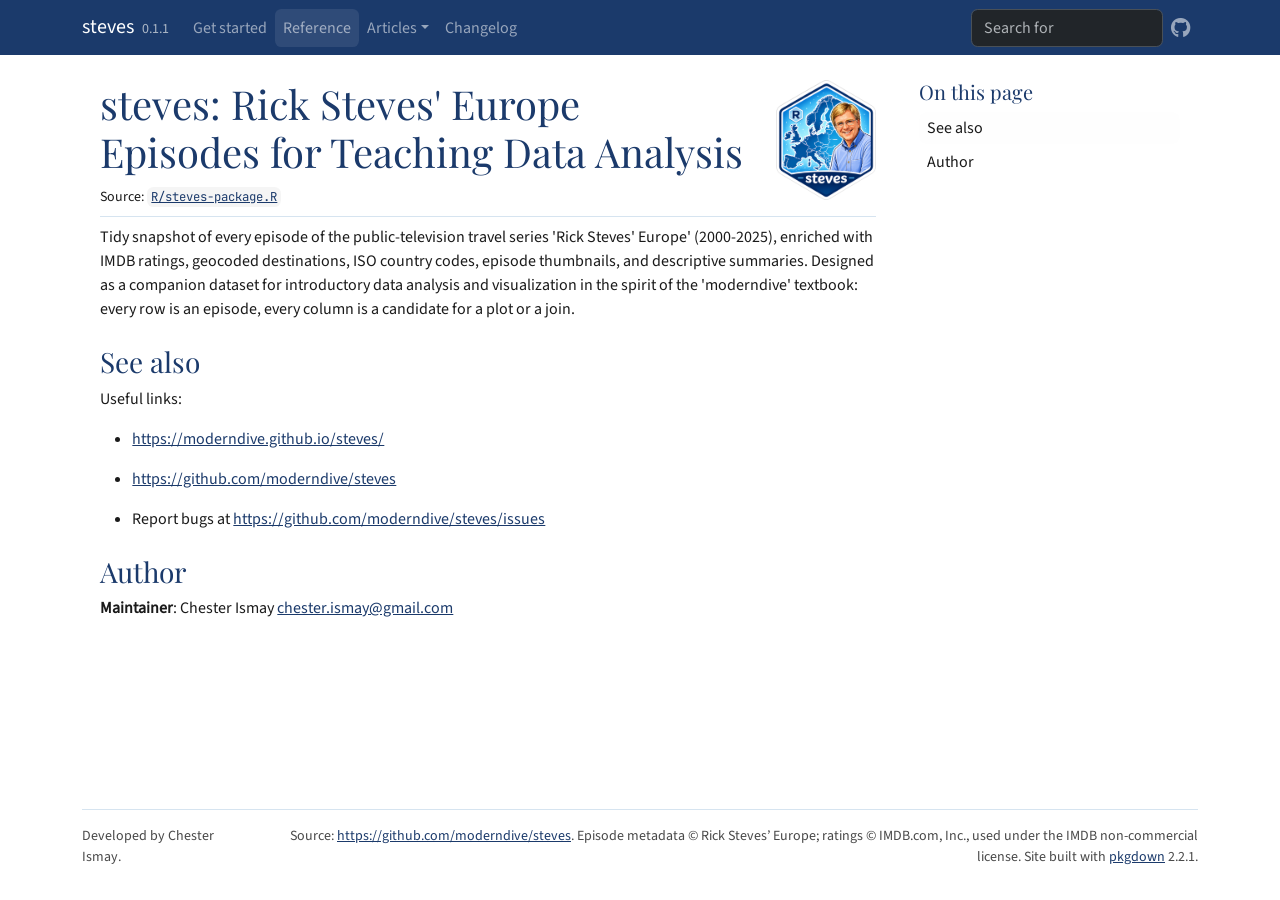
<file: reference/steves.html>
<html>
  <head>
    <meta http-equiv="refresh" content="0;URL=https://moderndive.github.io/steves/reference/steves-package.html" />
    <meta name="robots" content="noindex">
    <link rel="canonical" href="https://moderndive.github.io/steves/reference/steves-package.html">
  </head>
</html>
</file>
<file: deps/Source_Sans_3-0.4.10/font.css>
/* cyrillic-ext */
@font-face {
  font-family: 'Source Sans 3';
  font-style: normal;
  font-weight: 400;
  font-display: swap;
  src: url(nwpBtKy2OAdR1K-IwhWudF-R9QMylBJAV3Bo8Ky462EH9CsKng.woff2) format('woff2');
  unicode-range: U+0460-052F, U+1C80-1C8A, U+20B4, U+2DE0-2DFF, U+A640-A69F, U+FE2E-FE2F;
}
/* cyrillic */
@font-face {
  font-family: 'Source Sans 3';
  font-style: normal;
  font-weight: 400;
  font-display: swap;
  src: url(nwpBtKy2OAdR1K-IwhWudF-R9QMylBJAV3Bo8Ky462EO9CsKng.woff2) format('woff2');
  unicode-range: U+0301, U+0400-045F, U+0490-0491, U+04B0-04B1, U+2116;
}
/* greek-ext */
@font-face {
  font-family: 'Source Sans 3';
  font-style: normal;
  font-weight: 400;
  font-display: swap;
  src: url(nwpBtKy2OAdR1K-IwhWudF-R9QMylBJAV3Bo8Ky462EG9CsKng.woff2) format('woff2');
  unicode-range: U+1F00-1FFF;
}
/* greek */
@font-face {
  font-family: 'Source Sans 3';
  font-style: normal;
  font-weight: 400;
  font-display: swap;
  src: url(nwpBtKy2OAdR1K-IwhWudF-R9QMylBJAV3Bo8Ky462EJ9CsKng.woff2) format('woff2');
  unicode-range: U+0370-0377, U+037A-037F, U+0384-038A, U+038C, U+038E-03A1, U+03A3-03FF;
}
/* vietnamese */
@font-face {
  font-family: 'Source Sans 3';
  font-style: normal;
  font-weight: 400;
  font-display: swap;
  src: url(nwpBtKy2OAdR1K-IwhWudF-R9QMylBJAV3Bo8Ky462EF9CsKng.woff2) format('woff2');
  unicode-range: U+0102-0103, U+0110-0111, U+0128-0129, U+0168-0169, U+01A0-01A1, U+01AF-01B0, U+0300-0301, U+0303-0304, U+0308-0309, U+0323, U+0329, U+1EA0-1EF9, U+20AB;
}
/* latin-ext */
@font-face {
  font-family: 'Source Sans 3';
  font-style: normal;
  font-weight: 400;
  font-display: swap;
  src: url(nwpBtKy2OAdR1K-IwhWudF-R9QMylBJAV3Bo8Ky462EE9CsKng.woff2) format('woff2');
  unicode-range: U+0100-02BA, U+02BD-02C5, U+02C7-02CC, U+02CE-02D7, U+02DD-02FF, U+0304, U+0308, U+0329, U+1D00-1DBF, U+1E00-1E9F, U+1EF2-1EFF, U+2020, U+20A0-20AB, U+20AD-20C4, U+2113, U+2C60-2C7F, U+A720-A7FF;
}
/* latin */
@font-face {
  font-family: 'Source Sans 3';
  font-style: normal;
  font-weight: 400;
  font-display: swap;
  src: url(nwpBtKy2OAdR1K-IwhWudF-R9QMylBJAV3Bo8Ky462EK9Cs.woff2) format('woff2');
  unicode-range: U+0000-00FF, U+0131, U+0152-0153, U+02BB-02BC, U+02C6, U+02DA, U+02DC, U+0304, U+0308, U+0329, U+2000-206F, U+20AC, U+2122, U+2191, U+2193, U+2212, U+2215, U+FEFF, U+FFFD;
}
</file>
<file: deps/JetBrains_Mono-0.4.10/font.css>
/* cyrillic-ext */
@font-face {
  font-family: 'JetBrains Mono';
  font-style: normal;
  font-weight: 400;
  font-display: swap;
  src: url(tDbY2o-flEEny0FZhsfKu5WU4zr3E_BX0PnT8RD8yKxTN1OVgaY.woff2) format('woff2');
  unicode-range: U+0460-052F, U+1C80-1C8A, U+20B4, U+2DE0-2DFF, U+A640-A69F, U+FE2E-FE2F;
}
/* cyrillic */
@font-face {
  font-family: 'JetBrains Mono';
  font-style: normal;
  font-weight: 400;
  font-display: swap;
  src: url(tDbY2o-flEEny0FZhsfKu5WU4zr3E_BX0PnT8RD8yKxTPlOVgaY.woff2) format('woff2');
  unicode-range: U+0301, U+0400-045F, U+0490-0491, U+04B0-04B1, U+2116;
}
/* greek */
@font-face {
  font-family: 'JetBrains Mono';
  font-style: normal;
  font-weight: 400;
  font-display: swap;
  src: url(tDbY2o-flEEny0FZhsfKu5WU4zr3E_BX0PnT8RD8yKxTOVOVgaY.woff2) format('woff2');
  unicode-range: U+0370-0377, U+037A-037F, U+0384-038A, U+038C, U+038E-03A1, U+03A3-03FF;
}
/* vietnamese */
@font-face {
  font-family: 'JetBrains Mono';
  font-style: normal;
  font-weight: 400;
  font-display: swap;
  src: url(tDbY2o-flEEny0FZhsfKu5WU4zr3E_BX0PnT8RD8yKxTNVOVgaY.woff2) format('woff2');
  unicode-range: U+0102-0103, U+0110-0111, U+0128-0129, U+0168-0169, U+01A0-01A1, U+01AF-01B0, U+0300-0301, U+0303-0304, U+0308-0309, U+0323, U+0329, U+1EA0-1EF9, U+20AB;
}
/* latin-ext */
@font-face {
  font-family: 'JetBrains Mono';
  font-style: normal;
  font-weight: 400;
  font-display: swap;
  src: url(tDbY2o-flEEny0FZhsfKu5WU4zr3E_BX0PnT8RD8yKxTNFOVgaY.woff2) format('woff2');
  unicode-range: U+0100-02BA, U+02BD-02C5, U+02C7-02CC, U+02CE-02D7, U+02DD-02FF, U+0304, U+0308, U+0329, U+1D00-1DBF, U+1E00-1E9F, U+1EF2-1EFF, U+2020, U+20A0-20AB, U+20AD-20C4, U+2113, U+2C60-2C7F, U+A720-A7FF;
}
/* latin */
@font-face {
  font-family: 'JetBrains Mono';
  font-style: normal;
  font-weight: 400;
  font-display: swap;
  src: url(tDbY2o-flEEny0FZhsfKu5WU4zr3E_BX0PnT8RD8yKxTOlOV.woff2) format('woff2');
  unicode-range: U+0000-00FF, U+0131, U+0152-0153, U+02BB-02BC, U+02C6, U+02DA, U+02DC, U+0304, U+0308, U+0329, U+2000-206F, U+20AC, U+2122, U+2191, U+2193, U+2212, U+2215, U+FEFF, U+FFFD;
}
</file>
<file: deps/Playfair_Display-0.4.10/font.css>
/* cyrillic */
@font-face {
  font-family: 'Playfair Display';
  font-style: normal;
  font-weight: 400;
  font-display: swap;
  src: url(nuFvD-vYSZviVYUb_rj3ij__anPXJzDwcbmjWBN2PKdFvXDTbtPY_Q.woff2) format('woff2');
  unicode-range: U+0301, U+0400-045F, U+0490-0491, U+04B0-04B1, U+2116;
}
/* vietnamese */
@font-face {
  font-family: 'Playfair Display';
  font-style: normal;
  font-weight: 400;
  font-display: swap;
  src: url(nuFvD-vYSZviVYUb_rj3ij__anPXJzDwcbmjWBN2PKdFvXDYbtPY_Q.woff2) format('woff2');
  unicode-range: U+0102-0103, U+0110-0111, U+0128-0129, U+0168-0169, U+01A0-01A1, U+01AF-01B0, U+0300-0301, U+0303-0304, U+0308-0309, U+0323, U+0329, U+1EA0-1EF9, U+20AB;
}
/* latin-ext */
@font-face {
  font-family: 'Playfair Display';
  font-style: normal;
  font-weight: 400;
  font-display: swap;
  src: url(nuFvD-vYSZviVYUb_rj3ij__anPXJzDwcbmjWBN2PKdFvXDZbtPY_Q.woff2) format('woff2');
  unicode-range: U+0100-02BA, U+02BD-02C5, U+02C7-02CC, U+02CE-02D7, U+02DD-02FF, U+0304, U+0308, U+0329, U+1D00-1DBF, U+1E00-1E9F, U+1EF2-1EFF, U+2020, U+20A0-20AB, U+20AD-20C4, U+2113, U+2C60-2C7F, U+A720-A7FF;
}
/* latin */
@font-face {
  font-family: 'Playfair Display';
  font-style: normal;
  font-weight: 400;
  font-display: swap;
  src: url(nuFvD-vYSZviVYUb_rj3ij__anPXJzDwcbmjWBN2PKdFvXDXbtM.woff2) format('woff2');
  unicode-range: U+0000-00FF, U+0131, U+0152-0153, U+02BB-02BC, U+02C6, U+02DA, U+02DC, U+0304, U+0308, U+0329, U+2000-206F, U+20AC, U+2122, U+2191, U+2193, U+2212, U+2215, U+FEFF, U+FFFD;
}
</file>
<file: deps/font-awesome-6.5.2/css/v4-shims.min.css>
/*!
 * Font Awesome Free 6.5.2 by @fontawesome - https://fontawesome.com
 * License - https://fontawesome.com/license/free (Icons: CC BY 4.0, Fonts: SIL OFL 1.1, Code: MIT License)
 * Copyright 2024 Fonticons, Inc.
 */
.fa.fa-glass:before{content:"\f000"}.fa.fa-envelope-o{font-family:"Font Awesome 6 Free";font-weight:400}.fa.fa-envelope-o:before{content:"\f0e0"}.fa.fa-star-o{font-family:"Font Awesome 6 Free";font-weight:400}.fa.fa-star-o:before{content:"\f005"}.fa.fa-close:before,.fa.fa-remove:before{content:"\f00d"}.fa.fa-gear:before{content:"\f013"}.fa.fa-trash-o{font-family:"Font Awesome 6 Free";font-weight:400}.fa.fa-trash-o:before{content:"\f2ed"}.fa.fa-home:before{content:"\f015"}.fa.fa-file-o{font-family:"Font Awesome 6 Free";font-weight:400}.fa.fa-file-o:before{content:"\f15b"}.fa.fa-clock-o{font-family:"Font Awesome 6 Free";font-weight:400}.fa.fa-clock-o:before{content:"\f017"}.fa.fa-arrow-circle-o-down{font-family:"Font Awesome 6 Free";font-weight:400}.fa.fa-arrow-circle-o-down:before{content:"\f358"}.fa.fa-arrow-circle-o-up{font-family:"Font Awesome 6 Free";font-weight:400}.fa.fa-arrow-circle-o-up:before{content:"\f35b"}.fa.fa-play-circle-o{font-family:"Font Awesome 6 Free";font-weight:400}.fa.fa-play-circle-o:before{content:"\f144"}.fa.fa-repeat:before,.fa.fa-rotate-right:before{content:"\f01e"}.fa.fa-refresh:before{content:"\f021"}.fa.fa-list-alt{font-family:"Font Awesome 6 Free";font-weight:400}.fa.fa-list-alt:before{content:"\f022"}.fa.fa-dedent:before{content:"\f03b"}.fa.fa-video-camera:before{content:"\f03d"}.fa.fa-picture-o{font-family:"Font Awesome 6 Free";font-weight:400}.fa.fa-picture-o:before{content:"\f03e"}.fa.fa-photo{font-family:"Font Awesome 6 Free";font-weight:400}.fa.fa-photo:before{content:"\f03e"}.fa.fa-image{font-family:"Font Awesome 6 Free";font-weight:400}.fa.fa-image:before{content:"\f03e"}.fa.fa-map-marker:before{content:"\f3c5"}.fa.fa-pencil-square-o{font-family:"Font Awesome 6 Free";font-weight:400}.fa.fa-pencil-square-o:before{content:"\f044"}.fa.fa-edit{font-family:"Font Awesome 6 Free";font-weight:400}.fa.fa-edit:before{content:"\f044"}.fa.fa-share-square-o:before{content:"\f14d"}.fa.fa-check-square-o{font-family:"Font Awesome 6 Free";font-weight:400}.fa.fa-check-square-o:before{content:"\f14a"}.fa.fa-arrows:before{content:"\f0b2"}.fa.fa-times-circle-o{font-family:"Font Awesome 6 Free";font-weight:400}.fa.fa-times-circle-o:before{content:"\f057"}.fa.fa-check-circle-o{font-family:"Font Awesome 6 Free";font-weight:400}.fa.fa-check-circle-o:before{content:"\f058"}.fa.fa-mail-forward:before{content:"\f064"}.fa.fa-expand:before{content:"\f424"}.fa.fa-compress:before{content:"\f422"}.fa.fa-eye,.fa.fa-eye-slash{font-family:"Font Awesome 6 Free";font-weight:400}.fa.fa-warning:before{content:"\f071"}.fa.fa-calendar:before{content:"\f073"}.fa.fa-arrows-v:before{content:"\f338"}.fa.fa-arrows-h:before{content:"\f337"}.fa.fa-bar-chart-o:before,.fa.fa-bar-chart:before{content:"\e0e3"}.fa.fa-twitter-square{font-family:"Font Awesome 6 Brands";font-weight:400}.fa.fa-twitter-square:before{content:"\f081"}.fa.fa-facebook-square{font-family:"Font Awesome 6 Brands";font-weight:400}.fa.fa-facebook-square:before{content:"\f082"}.fa.fa-gears:before{content:"\f085"}.fa.fa-thumbs-o-up{font-family:"Font Awesome 6 Free";font-weight:400}.fa.fa-thumbs-o-up:before{content:"\f164"}.fa.fa-thumbs-o-down{font-family:"Font Awesome 6 Free";font-weight:400}.fa.fa-thumbs-o-down:before{content:"\f165"}.fa.fa-heart-o{font-family:"Font Awesome 6 Free";font-weight:400}.fa.fa-heart-o:before{content:"\f004"}.fa.fa-sign-out:before{content:"\f2f5"}.fa.fa-linkedin-square{font-family:"Font Awesome 6 Brands";font-weight:400}.fa.fa-linkedin-square:before{content:"\f08c"}.fa.fa-thumb-tack:before{content:"\f08d"}.fa.fa-external-link:before{content:"\f35d"}.fa.fa-sign-in:before{content:"\f2f6"}.fa.fa-github-square{font-family:"Font Awesome 6 Brands";font-weight:400}.fa.fa-github-square:before{content:"\f092"}.fa.fa-lemon-o{font-family:"Font Awesome 6 Free";font-weight:400}.fa.fa-lemon-o:before{content:"\f094"}.fa.fa-square-o{font-family:"Font Awesome 6 Free";font-weight:400}.fa.fa-square-o:before{content:"\f0c8"}.fa.fa-bookmark-o{font-family:"Font Awesome 6 Free";font-weight:400}.fa.fa-bookmark-o:before{content:"\f02e"}.fa.fa-facebook,.fa.fa-twitter{font-family:"Font Awesome 6 Brands";font-weight:400}.fa.fa-facebook:before{content:"\f39e"}.fa.fa-facebook-f{font-family:"Font Awesome 6 Brands";font-weight:400}.fa.fa-facebook-f:before{content:"\f39e"}.fa.fa-github{font-family:"Font Awesome 6 Brands";font-weight:400}.fa.fa-credit-card{font-family:"Font Awesome 6 Free";font-weight:400}.fa.fa-feed:before{content:"\f09e"}.fa.fa-hdd-o{font-family:"Font Awesome 6 Free";font-weight:400}.fa.fa-hdd-o:before{content:"\f0a0"}.fa.fa-hand-o-right{font-family:"Font Awesome 6 Free";font-weight:400}.fa.fa-hand-o-right:before{content:"\f0a4"}.fa.fa-hand-o-left{font-family:"Font Awesome 6 Free";font-weight:400}.fa.fa-hand-o-left:before{content:"\f0a5"}.fa.fa-hand-o-up{font-family:"Font Awesome 6 Free";font-weight:400}.fa.fa-hand-o-up:before{content:"\f0a6"}.fa.fa-hand-o-down{font-family:"Font Awesome 6 Free";font-weight:400}.fa.fa-hand-o-down:before{content:"\f0a7"}.fa.fa-globe:before{content:"\f57d"}.fa.fa-tasks:before{content:"\f828"}.fa.fa-arrows-alt:before{content:"\f31e"}.fa.fa-group:before{content:"\f0c0"}.fa.fa-chain:before{content:"\f0c1"}.fa.fa-cut:before{content:"\f0c4"}.fa.fa-files-o{font-family:"Font Awesome 6 Free";font-weight:400}.fa.fa-files-o:before{content:"\f0c5"}.fa.fa-floppy-o{font-family:"Font Awesome 6 Free";font-weight:400}.fa.fa-floppy-o:before{content:"\f0c7"}.fa.fa-save{font-family:"Font Awesome 6 Free";font-weight:400}.fa.fa-save:before{content:"\f0c7"}.fa.fa-navicon:before,.fa.fa-reorder:before{content:"\f0c9"}.fa.fa-magic:before{content:"\e2ca"}.fa.fa-pinterest,.fa.fa-pinterest-square{font-family:"Font Awesome 6 Brands";font-weight:400}.fa.fa-pinterest-square:before{content:"\f0d3"}.fa.fa-google-plus-square{font-family:"Font Awesome 6 Brands";font-weight:400}.fa.fa-google-plus-square:before{content:"\f0d4"}.fa.fa-google-plus{font-family:"Font Awesome 6 Brands";font-weight:400}.fa.fa-google-plus:before{content:"\f0d5"}.fa.fa-money:before{content:"\f3d1"}.fa.fa-unsorted:before{content:"\f0dc"}.fa.fa-sort-desc:before{content:"\f0dd"}.fa.fa-sort-asc:before{content:"\f0de"}.fa.fa-linkedin{font-family:"Font Awesome 6 Brands";font-weight:400}.fa.fa-linkedin:before{content:"\f0e1"}.fa.fa-rotate-left:before{content:"\f0e2"}.fa.fa-legal:before{content:"\f0e3"}.fa.fa-dashboard:before,.fa.fa-tachometer:before{content:"\f625"}.fa.fa-comment-o{font-family:"Font Awesome 6 Free";font-weight:400}.fa.fa-comment-o:before{content:"\f075"}.fa.fa-comments-o{font-family:"Font Awesome 6 Free";font-weight:400}.fa.fa-comments-o:before{content:"\f086"}.fa.fa-flash:before{content:"\f0e7"}.fa.fa-clipboard:before{content:"\f0ea"}.fa.fa-lightbulb-o{font-family:"Font Awesome 6 Free";font-weight:400}.fa.fa-lightbulb-o:before{content:"\f0eb"}.fa.fa-exchange:before{content:"\f362"}.fa.fa-cloud-download:before{content:"\f0ed"}.fa.fa-cloud-upload:before{content:"\f0ee"}.fa.fa-bell-o{font-family:"Font Awesome 6 Free";font-weight:400}.fa.fa-bell-o:before{content:"\f0f3"}.fa.fa-cutlery:before{content:"\f2e7"}.fa.fa-file-text-o{font-family:"Font Awesome 6 Free";font-weight:400}.fa.fa-file-text-o:before{content:"\f15c"}.fa.fa-building-o{font-family:"Font Awesome 6 Free";font-weight:400}.fa.fa-building-o:before{content:"\f1ad"}.fa.fa-hospital-o{font-family:"Font Awesome 6 Free";font-weight:400}.fa.fa-hospital-o:before{content:"\f0f8"}.fa.fa-tablet:before{content:"\f3fa"}.fa.fa-mobile-phone:before,.fa.fa-mobile:before{content:"\f3cd"}.fa.fa-circle-o{font-family:"Font Awesome 6 Free";font-weight:400}.fa.fa-circle-o:before{content:"\f111"}.fa.fa-mail-reply:before{content:"\f3e5"}.fa.fa-github-alt{font-family:"Font Awesome 6 Brands";font-weight:400}.fa.fa-folder-o{font-family:"Font Awesome 6 Free";font-weight:400}.fa.fa-folder-o:before{content:"\f07b"}.fa.fa-folder-open-o{font-family:"Font Awesome 6 Free";font-weight:400}.fa.fa-folder-open-o:before{content:"\f07c"}.fa.fa-smile-o{font-family:"Font Awesome 6 Free";font-weight:400}.fa.fa-smile-o:before{content:"\f118"}.fa.fa-frown-o{font-family:"Font Awesome 6 Free";font-weight:400}.fa.fa-frown-o:before{content:"\f119"}.fa.fa-meh-o{font-family:"Font Awesome 6 Free";font-weight:400}.fa.fa-meh-o:before{content:"\f11a"}.fa.fa-keyboard-o{font-family:"Font Awesome 6 Free";font-weight:400}.fa.fa-keyboard-o:before{content:"\f11c"}.fa.fa-flag-o{font-family:"Font Awesome 6 Free";font-weight:400}.fa.fa-flag-o:before{content:"\f024"}.fa.fa-mail-reply-all:before{content:"\f122"}.fa.fa-star-half-o{font-family:"Font Awesome 6 Free";font-weight:400}.fa.fa-star-half-o:before{content:"\f5c0"}.fa.fa-star-half-empty{font-family:"Font Awesome 6 Free";font-weight:400}.fa.fa-star-half-empty:before{content:"\f5c0"}.fa.fa-star-half-full{font-family:"Font Awesome 6 Free";font-weight:400}.fa.fa-star-half-full:before{content:"\f5c0"}.fa.fa-code-fork:before{content:"\f126"}.fa.fa-chain-broken:before,.fa.fa-unlink:before{content:"\f127"}.fa.fa-calendar-o{font-family:"Font Awesome 6 Free";font-weight:400}.fa.fa-calendar-o:before{content:"\f133"}.fa.fa-css3,.fa.fa-html5,.fa.fa-maxcdn{font-family:"Font Awesome 6 Brands";font-weight:400}.fa.fa-unlock-alt:before{content:"\f09c"}.fa.fa-minus-square-o{font-family:"Font Awesome 6 Free";font-weight:400}.fa.fa-minus-square-o:before{content:"\f146"}.fa.fa-level-up:before{content:"\f3bf"}.fa.fa-level-down:before{content:"\f3be"}.fa.fa-pencil-square:before{content:"\f14b"}.fa.fa-external-link-square:before{content:"\f360"}.fa.fa-compass{font-family:"Font Awesome 6 Free";font-weight:400}.fa.fa-caret-square-o-down{font-family:"Font Awesome 6 Free";font-weight:400}.fa.fa-caret-square-o-down:before{content:"\f150"}.fa.fa-toggle-down{font-family:"Font Awesome 6 Free";font-weight:400}.fa.fa-toggle-down:before{content:"\f150"}.fa.fa-caret-square-o-up{font-family:"Font Awesome 6 Free";font-weight:400}.fa.fa-caret-square-o-up:before{content:"\f151"}.fa.fa-toggle-up{font-family:"Font Awesome 6 Free";font-weight:400}.fa.fa-toggle-up:before{content:"\f151"}.fa.fa-caret-square-o-right{font-family:"Font Awesome 6 Free";font-weight:400}.fa.fa-caret-square-o-right:before{content:"\f152"}.fa.fa-toggle-right{font-family:"Font Awesome 6 Free";font-weight:400}.fa.fa-toggle-right:before{content:"\f152"}.fa.fa-eur:before,.fa.fa-euro:before{content:"\f153"}.fa.fa-gbp:before{content:"\f154"}.fa.fa-dollar:before,.fa.fa-usd:before{content:"\24"}.fa.fa-inr:before,.fa.fa-rupee:before{content:"\e1bc"}.fa.fa-cny:before,.fa.fa-jpy:before,.fa.fa-rmb:before,.fa.fa-yen:before{content:"\f157"}.fa.fa-rouble:before,.fa.fa-rub:before,.fa.fa-ruble:before{content:"\f158"}.fa.fa-krw:before,.fa.fa-won:before{content:"\f159"}.fa.fa-bitcoin,.fa.fa-btc{font-family:"Font Awesome 6 Brands";font-weight:400}.fa.fa-bitcoin:before{content:"\f15a"}.fa.fa-file-text:before{content:"\f15c"}.fa.fa-sort-alpha-asc:before{content:"\f15d"}.fa.fa-sort-alpha-desc:before{content:"\f881"}.fa.fa-sort-amount-asc:before{content:"\f884"}.fa.fa-sort-amount-desc:before{content:"\f160"}.fa.fa-sort-numeric-asc:before{content:"\f162"}.fa.fa-sort-numeric-desc:before{content:"\f886"}.fa.fa-youtube-square{font-family:"Font Awesome 6 Brands";font-weight:400}.fa.fa-youtube-square:before{content:"\f431"}.fa.fa-xing,.fa.fa-xing-square,.fa.fa-youtube{font-family:"Font Awesome 6 Brands";font-weight:400}.fa.fa-xing-square:before{content:"\f169"}.fa.fa-youtube-play{font-family:"Font Awesome 6 Brands";font-weight:400}.fa.fa-youtube-play:before{content:"\f167"}.fa.fa-adn,.fa.fa-bitbucket,.fa.fa-bitbucket-square,.fa.fa-dropbox,.fa.fa-flickr,.fa.fa-instagram,.fa.fa-stack-overflow{font-family:"Font Awesome 6 Brands";font-weight:400}.fa.fa-bitbucket-square:before{content:"\f171"}.fa.fa-tumblr,.fa.fa-tumblr-square{font-family:"Font Awesome 6 Brands";font-weight:400}.fa.fa-tumblr-square:before{content:"\f174"}.fa.fa-long-arrow-down:before{content:"\f309"}.fa.fa-long-arrow-up:before{content:"\f30c"}.fa.fa-long-arrow-left:before{content:"\f30a"}.fa.fa-long-arrow-right:before{content:"\f30b"}.fa.fa-android,.fa.fa-apple,.fa.fa-dribbble,.fa.fa-foursquare,.fa.fa-gittip,.fa.fa-gratipay,.fa.fa-linux,.fa.fa-skype,.fa.fa-trello,.fa.fa-windows{font-family:"Font Awesome 6 Brands";font-weight:400}.fa.fa-gittip:before{content:"\f184"}.fa.fa-sun-o{font-family:"Font Awesome 6 Free";font-weight:400}.fa.fa-sun-o:before{content:"\f185"}.fa.fa-moon-o{font-family:"Font Awesome 6 Free";font-weight:400}.fa.fa-moon-o:before{content:"\f186"}.fa.fa-pagelines,.fa.fa-renren,.fa.fa-stack-exchange,.fa.fa-vk,.fa.fa-weibo{font-family:"Font Awesome 6 Brands";font-weight:400}.fa.fa-arrow-circle-o-right{font-family:"Font Awesome 6 Free";font-weight:400}.fa.fa-arrow-circle-o-right:before{content:"\f35a"}.fa.fa-arrow-circle-o-left{font-family:"Font Awesome 6 Free";font-weight:400}.fa.fa-arrow-circle-o-left:before{content:"\f359"}.fa.fa-caret-square-o-left{font-family:"Font Awesome 6 Free";font-weight:400}.fa.fa-caret-square-o-left:before{content:"\f191"}.fa.fa-toggle-left{font-family:"Font Awesome 6 Free";font-weight:400}.fa.fa-toggle-left:before{content:"\f191"}.fa.fa-dot-circle-o{font-family:"Font Awesome 6 Free";font-weight:400}.fa.fa-dot-circle-o:before{content:"\f192"}.fa.fa-vimeo-square{font-family:"Font Awesome 6 Brands";font-weight:400}.fa.fa-vimeo-square:before{content:"\f194"}.fa.fa-try:before,.fa.fa-turkish-lira:before{content:"\e2bb"}.fa.fa-plus-square-o{font-family:"Font Awesome 6 Free";font-weight:400}.fa.fa-plus-square-o:before{content:"\f0fe"}.fa.fa-openid,.fa.fa-slack,.fa.fa-wordpress{font-family:"Font Awesome 6 Brands";font-weight:400}.fa.fa-bank:before,.fa.fa-institution:before{content:"\f19c"}.fa.fa-mortar-board:before{content:"\f19d"}.fa.fa-google,.fa.fa-reddit,.fa.fa-reddit-square,.fa.fa-yahoo{font-family:"Font Awesome 6 Brands";font-weight:400}.fa.fa-reddit-square:before{content:"\f1a2"}.fa.fa-behance,.fa.fa-behance-square,.fa.fa-delicious,.fa.fa-digg,.fa.fa-drupal,.fa.fa-joomla,.fa.fa-pied-piper-alt,.fa.fa-pied-piper-pp,.fa.fa-stumbleupon,.fa.fa-stumbleupon-circle{font-family:"Font Awesome 6 Brands";font-weight:400}.fa.fa-behance-square:before{content:"\f1b5"}.fa.fa-steam,.fa.fa-steam-square{font-family:"Font Awesome 6 Brands";font-weight:400}.fa.fa-steam-square:before{content:"\f1b7"}.fa.fa-automobile:before{content:"\f1b9"}.fa.fa-cab:before{content:"\f1ba"}.fa.fa-deviantart,.fa.fa-soundcloud,.fa.fa-spotify{font-family:"Font Awesome 6 Brands";font-weight:400}.fa.fa-file-pdf-o{font-family:"Font Awesome 6 Free";font-weight:400}.fa.fa-file-pdf-o:before{content:"\f1c1"}.fa.fa-file-word-o{font-family:"Font Awesome 6 Free";font-weight:400}.fa.fa-file-word-o:before{content:"\f1c2"}.fa.fa-file-excel-o{font-family:"Font Awesome 6 Free";font-weight:400}.fa.fa-file-excel-o:before{content:"\f1c3"}.fa.fa-file-powerpoint-o{font-family:"Font Awesome 6 Free";font-weight:400}.fa.fa-file-powerpoint-o:before{content:"\f1c4"}.fa.fa-file-image-o{font-family:"Font Awesome 6 Free";font-weight:400}.fa.fa-file-image-o:before{content:"\f1c5"}.fa.fa-file-photo-o{font-family:"Font Awesome 6 Free";font-weight:400}.fa.fa-file-photo-o:before{content:"\f1c5"}.fa.fa-file-picture-o{font-family:"Font Awesome 6 Free";font-weight:400}.fa.fa-file-picture-o:before{content:"\f1c5"}.fa.fa-file-archive-o{font-family:"Font Awesome 6 Free";font-weight:400}.fa.fa-file-archive-o:before{content:"\f1c6"}.fa.fa-file-zip-o{font-family:"Font Awesome 6 Free";font-weight:400}.fa.fa-file-zip-o:before{content:"\f1c6"}.fa.fa-file-audio-o{font-family:"Font Awesome 6 Free";font-weight:400}.fa.fa-file-audio-o:before{content:"\f1c7"}.fa.fa-file-sound-o{font-family:"Font Awesome 6 Free";font-weight:400}.fa.fa-file-sound-o:before{content:"\f1c7"}.fa.fa-file-video-o{font-family:"Font Awesome 6 Free";font-weight:400}.fa.fa-file-video-o:before{content:"\f1c8"}.fa.fa-file-movie-o{font-family:"Font Awesome 6 Free";font-weight:400}.fa.fa-file-movie-o:before{content:"\f1c8"}.fa.fa-file-code-o{font-family:"Font Awesome 6 Free";font-weight:400}.fa.fa-file-code-o:before{content:"\f1c9"}.fa.fa-codepen,.fa.fa-jsfiddle,.fa.fa-vine{font-family:"Font Awesome 6 Brands";font-weight:400}.fa.fa-life-bouy:before,.fa.fa-life-buoy:before,.fa.fa-life-saver:before,.fa.fa-support:before{content:"\f1cd"}.fa.fa-circle-o-notch:before{content:"\f1ce"}.fa.fa-ra,.fa.fa-rebel{font-family:"Font Awesome 6 Brands";font-weight:400}.fa.fa-ra:before{content:"\f1d0"}.fa.fa-resistance{font-family:"Font Awesome 6 Brands";font-weight:400}.fa.fa-resistance:before{content:"\f1d0"}.fa.fa-empire,.fa.fa-ge{font-family:"Font Awesome 6 Brands";font-weight:400}.fa.fa-ge:before{content:"\f1d1"}.fa.fa-git-square{font-family:"Font Awesome 6 Brands";font-weight:400}.fa.fa-git-square:before{content:"\f1d2"}.fa.fa-git,.fa.fa-hacker-news,.fa.fa-y-combinator-square{font-family:"Font Awesome 6 Brands";font-weight:400}.fa.fa-y-combinator-square:before{content:"\f1d4"}.fa.fa-yc-square{font-family:"Font Awesome 6 Brands";font-weight:400}.fa.fa-yc-square:before{content:"\f1d4"}.fa.fa-qq,.fa.fa-tencent-weibo,.fa.fa-wechat,.fa.fa-weixin{font-family:"Font Awesome 6 Brands";font-weight:400}.fa.fa-wechat:before{content:"\f1d7"}.fa.fa-send:before{content:"\f1d8"}.fa.fa-paper-plane-o{font-family:"Font Awesome 6 Free";font-weight:400}.fa.fa-paper-plane-o:before{content:"\f1d8"}.fa.fa-send-o{font-family:"Font Awesome 6 Free";font-weight:400}.fa.fa-send-o:before{content:"\f1d8"}.fa.fa-circle-thin{font-family:"Font Awesome 6 Free";font-weight:400}.fa.fa-circle-thin:before{content:"\f111"}.fa.fa-header:before{content:"\f1dc"}.fa.fa-futbol-o{font-family:"Font Awesome 6 Free";font-weight:400}.fa.fa-futbol-o:before{content:"\f1e3"}.fa.fa-soccer-ball-o{font-family:"Font Awesome 6 Free";font-weight:400}.fa.fa-soccer-ball-o:before{content:"\f1e3"}.fa.fa-slideshare,.fa.fa-twitch,.fa.fa-yelp{font-family:"Font Awesome 6 Brands";font-weight:400}.fa.fa-newspaper-o{font-family:"Font Awesome 6 Free";font-weight:400}.fa.fa-newspaper-o:before{content:"\f1ea"}.fa.fa-cc-amex,.fa.fa-cc-discover,.fa.fa-cc-mastercard,.fa.fa-cc-paypal,.fa.fa-cc-stripe,.fa.fa-cc-visa,.fa.fa-google-wallet,.fa.fa-paypal{font-family:"Font Awesome 6 Brands";font-weight:400}.fa.fa-bell-slash-o{font-family:"Font Awesome 6 Free";font-weight:400}.fa.fa-bell-slash-o:before{content:"\f1f6"}.fa.fa-trash:before{content:"\f2ed"}.fa.fa-copyright{font-family:"Font Awesome 6 Free";font-weight:400}.fa.fa-eyedropper:before{content:"\f1fb"}.fa.fa-area-chart:before{content:"\f1fe"}.fa.fa-pie-chart:before{content:"\f200"}.fa.fa-line-chart:before{content:"\f201"}.fa.fa-lastfm,.fa.fa-lastfm-square{font-family:"Font Awesome 6 Brands";font-weight:400}.fa.fa-lastfm-square:before{content:"\f203"}.fa.fa-angellist,.fa.fa-ioxhost{font-family:"Font Awesome 6 Brands";font-weight:400}.fa.fa-cc{font-family:"Font Awesome 6 Free";font-weight:400}.fa.fa-cc:before{content:"\f20a"}.fa.fa-ils:before,.fa.fa-shekel:before,.fa.fa-sheqel:before{content:"\f20b"}.fa.fa-buysellads,.fa.fa-connectdevelop,.fa.fa-dashcube,.fa.fa-forumbee,.fa.fa-leanpub,.fa.fa-sellsy,.fa.fa-shirtsinbulk,.fa.fa-simplybuilt,.fa.fa-skyatlas{font-family:"Font Awesome 6 Brands";font-weight:400}.fa.fa-diamond{font-family:"Font Awesome 6 Free";font-weight:400}.fa.fa-diamond:before{content:"\f3a5"}.fa.fa-intersex:before,.fa.fa-transgender:before{content:"\f224"}.fa.fa-transgender-alt:before{content:"\f225"}.fa.fa-facebook-official{font-family:"Font Awesome 6 Brands";font-weight:400}.fa.fa-facebook-official:before{content:"\f09a"}.fa.fa-pinterest-p,.fa.fa-whatsapp{font-family:"Font Awesome 6 Brands";font-weight:400}.fa.fa-hotel:before{content:"\f236"}.fa.fa-medium,.fa.fa-viacoin,.fa.fa-y-combinator,.fa.fa-yc{font-family:"Font Awesome 6 Brands";font-weight:400}.fa.fa-yc:before{content:"\f23b"}.fa.fa-expeditedssl,.fa.fa-opencart,.fa.fa-optin-monster{font-family:"Font Awesome 6 Brands";font-weight:400}.fa.fa-battery-4:before,.fa.fa-battery:before{content:"\f240"}.fa.fa-battery-3:before{content:"\f241"}.fa.fa-battery-2:before{content:"\f242"}.fa.fa-battery-1:before{content:"\f243"}.fa.fa-battery-0:before{content:"\f244"}.fa.fa-object-group,.fa.fa-object-ungroup,.fa.fa-sticky-note-o{font-family:"Font Awesome 6 Free";font-weight:400}.fa.fa-sticky-note-o:before{content:"\f249"}.fa.fa-cc-diners-club,.fa.fa-cc-jcb{font-family:"Font Awesome 6 Brands";font-weight:400}.fa.fa-clone{font-family:"Font Awesome 6 Free";font-weight:400}.fa.fa-hourglass-o:before{content:"\f254"}.fa.fa-hourglass-1:before{content:"\f251"}.fa.fa-hourglass-2:before{content:"\f252"}.fa.fa-hourglass-3:before{content:"\f253"}.fa.fa-hand-rock-o{font-family:"Font Awesome 6 Free";font-weight:400}.fa.fa-hand-rock-o:before{content:"\f255"}.fa.fa-hand-grab-o{font-family:"Font Awesome 6 Free";font-weight:400}.fa.fa-hand-grab-o:before{content:"\f255"}.fa.fa-hand-paper-o{font-family:"Font Awesome 6 Free";font-weight:400}.fa.fa-hand-paper-o:before{content:"\f256"}.fa.fa-hand-stop-o{font-family:"Font Awesome 6 Free";font-weight:400}.fa.fa-hand-stop-o:before{content:"\f256"}.fa.fa-hand-scissors-o{font-family:"Font Awesome 6 Free";font-weight:400}.fa.fa-hand-scissors-o:before{content:"\f257"}.fa.fa-hand-lizard-o{font-family:"Font Awesome 6 Free";font-weight:400}.fa.fa-hand-lizard-o:before{content:"\f258"}.fa.fa-hand-spock-o{font-family:"Font Awesome 6 Free";font-weight:400}.fa.fa-hand-spock-o:before{content:"\f259"}.fa.fa-hand-pointer-o{font-family:"Font Awesome 6 Free";font-weight:400}.fa.fa-hand-pointer-o:before{content:"\f25a"}.fa.fa-hand-peace-o{font-family:"Font Awesome 6 Free";font-weight:400}.fa.fa-hand-peace-o:before{content:"\f25b"}.fa.fa-registered{font-family:"Font Awesome 6 Free";font-weight:400}.fa.fa-creative-commons,.fa.fa-gg,.fa.fa-gg-circle,.fa.fa-odnoklassniki,.fa.fa-odnoklassniki-square{font-family:"Font Awesome 6 Brands";font-weight:400}.fa.fa-odnoklassniki-square:before{content:"\f264"}.fa.fa-chrome,.fa.fa-firefox,.fa.fa-get-pocket,.fa.fa-internet-explorer,.fa.fa-opera,.fa.fa-safari,.fa.fa-wikipedia-w{font-family:"Font Awesome 6 Brands";font-weight:400}.fa.fa-television:before{content:"\f26c"}.fa.fa-500px,.fa.fa-amazon,.fa.fa-contao{font-family:"Font Awesome 6 Brands";font-weight:400}.fa.fa-calendar-plus-o{font-family:"Font Awesome 6 Free";font-weight:400}.fa.fa-calendar-plus-o:before{content:"\f271"}.fa.fa-calendar-minus-o{font-family:"Font Awesome 6 Free";font-weight:400}.fa.fa-calendar-minus-o:before{content:"\f272"}.fa.fa-calendar-times-o{font-family:"Font Awesome 6 Free";font-weight:400}.fa.fa-calendar-times-o:before{content:"\f273"}.fa.fa-calendar-check-o{font-family:"Font Awesome 6 Free";font-weight:400}.fa.fa-calendar-check-o:before{content:"\f274"}.fa.fa-map-o{font-family:"Font Awesome 6 Free";font-weight:400}.fa.fa-map-o:before{content:"\f279"}.fa.fa-commenting:before{content:"\f4ad"}.fa.fa-commenting-o{font-family:"Font Awesome 6 Free";font-weight:400}.fa.fa-commenting-o:before{content:"\f4ad"}.fa.fa-houzz,.fa.fa-vimeo{font-family:"Font Awesome 6 Brands";font-weight:400}.fa.fa-vimeo:before{content:"\f27d"}.fa.fa-black-tie,.fa.fa-edge,.fa.fa-fonticons,.fa.fa-reddit-alien{font-family:"Font Awesome 6 Brands";font-weight:400}.fa.fa-credit-card-alt:before{content:"\f09d"}.fa.fa-codiepie,.fa.fa-fort-awesome,.fa.fa-mixcloud,.fa.fa-modx,.fa.fa-product-hunt,.fa.fa-scribd,.fa.fa-usb{font-family:"Font Awesome 6 Brands";font-weight:400}.fa.fa-pause-circle-o{font-family:"Font Awesome 6 Free";font-weight:400}.fa.fa-pause-circle-o:before{content:"\f28b"}.fa.fa-stop-circle-o{font-family:"Font Awesome 6 Free";font-weight:400}.fa.fa-stop-circle-o:before{content:"\f28d"}.fa.fa-bluetooth,.fa.fa-bluetooth-b,.fa.fa-envira,.fa.fa-gitlab,.fa.fa-wheelchair-alt,.fa.fa-wpbeginner,.fa.fa-wpforms{font-family:"Font Awesome 6 Brands";font-weight:400}.fa.fa-wheelchair-alt:before{content:"\f368"}.fa.fa-question-circle-o{font-family:"Font Awesome 6 Free";font-weight:400}.fa.fa-question-circle-o:before{content:"\f059"}.fa.fa-volume-control-phone:before{content:"\f2a0"}.fa.fa-asl-interpreting:before{content:"\f2a3"}.fa.fa-deafness:before,.fa.fa-hard-of-hearing:before{content:"\f2a4"}.fa.fa-glide,.fa.fa-glide-g{font-family:"Font Awesome 6 Brands";font-weight:400}.fa.fa-signing:before{content:"\f2a7"}.fa.fa-viadeo,.fa.fa-viadeo-square{font-family:"Font Awesome 6 Brands";font-weight:400}.fa.fa-viadeo-square:before{content:"\f2aa"}.fa.fa-snapchat,.fa.fa-snapchat-ghost{font-family:"Font Awesome 6 Brands";font-weight:400}.fa.fa-snapchat-ghost:before{content:"\f2ab"}.fa.fa-snapchat-square{font-family:"Font Awesome 6 Brands";font-weight:400}.fa.fa-snapchat-square:before{content:"\f2ad"}.fa.fa-first-order,.fa.fa-google-plus-official,.fa.fa-pied-piper,.fa.fa-themeisle,.fa.fa-yoast{font-family:"Font Awesome 6 Brands";font-weight:400}.fa.fa-google-plus-official:before{content:"\f2b3"}.fa.fa-google-plus-circle{font-family:"Font Awesome 6 Brands";font-weight:400}.fa.fa-google-plus-circle:before{content:"\f2b3"}.fa.fa-fa,.fa.fa-font-awesome{font-family:"Font Awesome 6 Brands";font-weight:400}.fa.fa-fa:before{content:"\f2b4"}.fa.fa-handshake-o{font-family:"Font Awesome 6 Free";font-weight:400}.fa.fa-handshake-o:before{content:"\f2b5"}.fa.fa-envelope-open-o{font-family:"Font Awesome 6 Free";font-weight:400}.fa.fa-envelope-open-o:before{content:"\f2b6"}.fa.fa-linode{font-family:"Font Awesome 6 Brands";font-weight:400}.fa.fa-address-book-o{font-family:"Font Awesome 6 Free";font-weight:400}.fa.fa-address-book-o:before{content:"\f2b9"}.fa.fa-vcard:before{content:"\f2bb"}.fa.fa-address-card-o{font-family:"Font Awesome 6 Free";font-weight:400}.fa.fa-address-card-o:before{content:"\f2bb"}.fa.fa-vcard-o{font-family:"Font Awesome 6 Free";font-weight:400}.fa.fa-vcard-o:before{content:"\f2bb"}.fa.fa-user-circle-o{font-family:"Font Awesome 6 Free";font-weight:400}.fa.fa-user-circle-o:before{content:"\f2bd"}.fa.fa-user-o{font-family:"Font Awesome 6 Free";font-weight:400}.fa.fa-user-o:before{content:"\f007"}.fa.fa-id-badge{font-family:"Font Awesome 6 Free";font-weight:400}.fa.fa-drivers-license:before{content:"\f2c2"}.fa.fa-id-card-o{font-family:"Font Awesome 6 Free";font-weight:400}.fa.fa-id-card-o:before{content:"\f2c2"}.fa.fa-drivers-license-o{font-family:"Font Awesome 6 Free";font-weight:400}.fa.fa-drivers-license-o:before{content:"\f2c2"}.fa.fa-free-code-camp,.fa.fa-quora,.fa.fa-telegram{font-family:"Font Awesome 6 Brands";font-weight:400}.fa.fa-thermometer-4:before,.fa.fa-thermometer:before{content:"\f2c7"}.fa.fa-thermometer-3:before{content:"\f2c8"}.fa.fa-thermometer-2:before{content:"\f2c9"}.fa.fa-thermometer-1:before{content:"\f2ca"}.fa.fa-thermometer-0:before{content:"\f2cb"}.fa.fa-bathtub:before,.fa.fa-s15:before{content:"\f2cd"}.fa.fa-window-maximize,.fa.fa-window-restore{font-family:"Font Awesome 6 Free";font-weight:400}.fa.fa-times-rectangle:before{content:"\f410"}.fa.fa-window-close-o{font-family:"Font Awesome 6 Free";font-weight:400}.fa.fa-window-close-o:before{content:"\f410"}.fa.fa-times-rectangle-o{font-family:"Font Awesome 6 Free";font-weight:400}.fa.fa-times-rectangle-o:before{content:"\f410"}.fa.fa-bandcamp,.fa.fa-eercast,.fa.fa-etsy,.fa.fa-grav,.fa.fa-imdb,.fa.fa-ravelry{font-family:"Font Awesome 6 Brands";font-weight:400}.fa.fa-eercast:before{content:"\f2da"}.fa.fa-snowflake-o{font-family:"Font Awesome 6 Free";font-weight:400}.fa.fa-snowflake-o:before{content:"\f2dc"}.fa.fa-meetup,.fa.fa-superpowers,.fa.fa-wpexplorer{font-family:"Font Awesome 6 Brands";font-weight:400}
</file>
